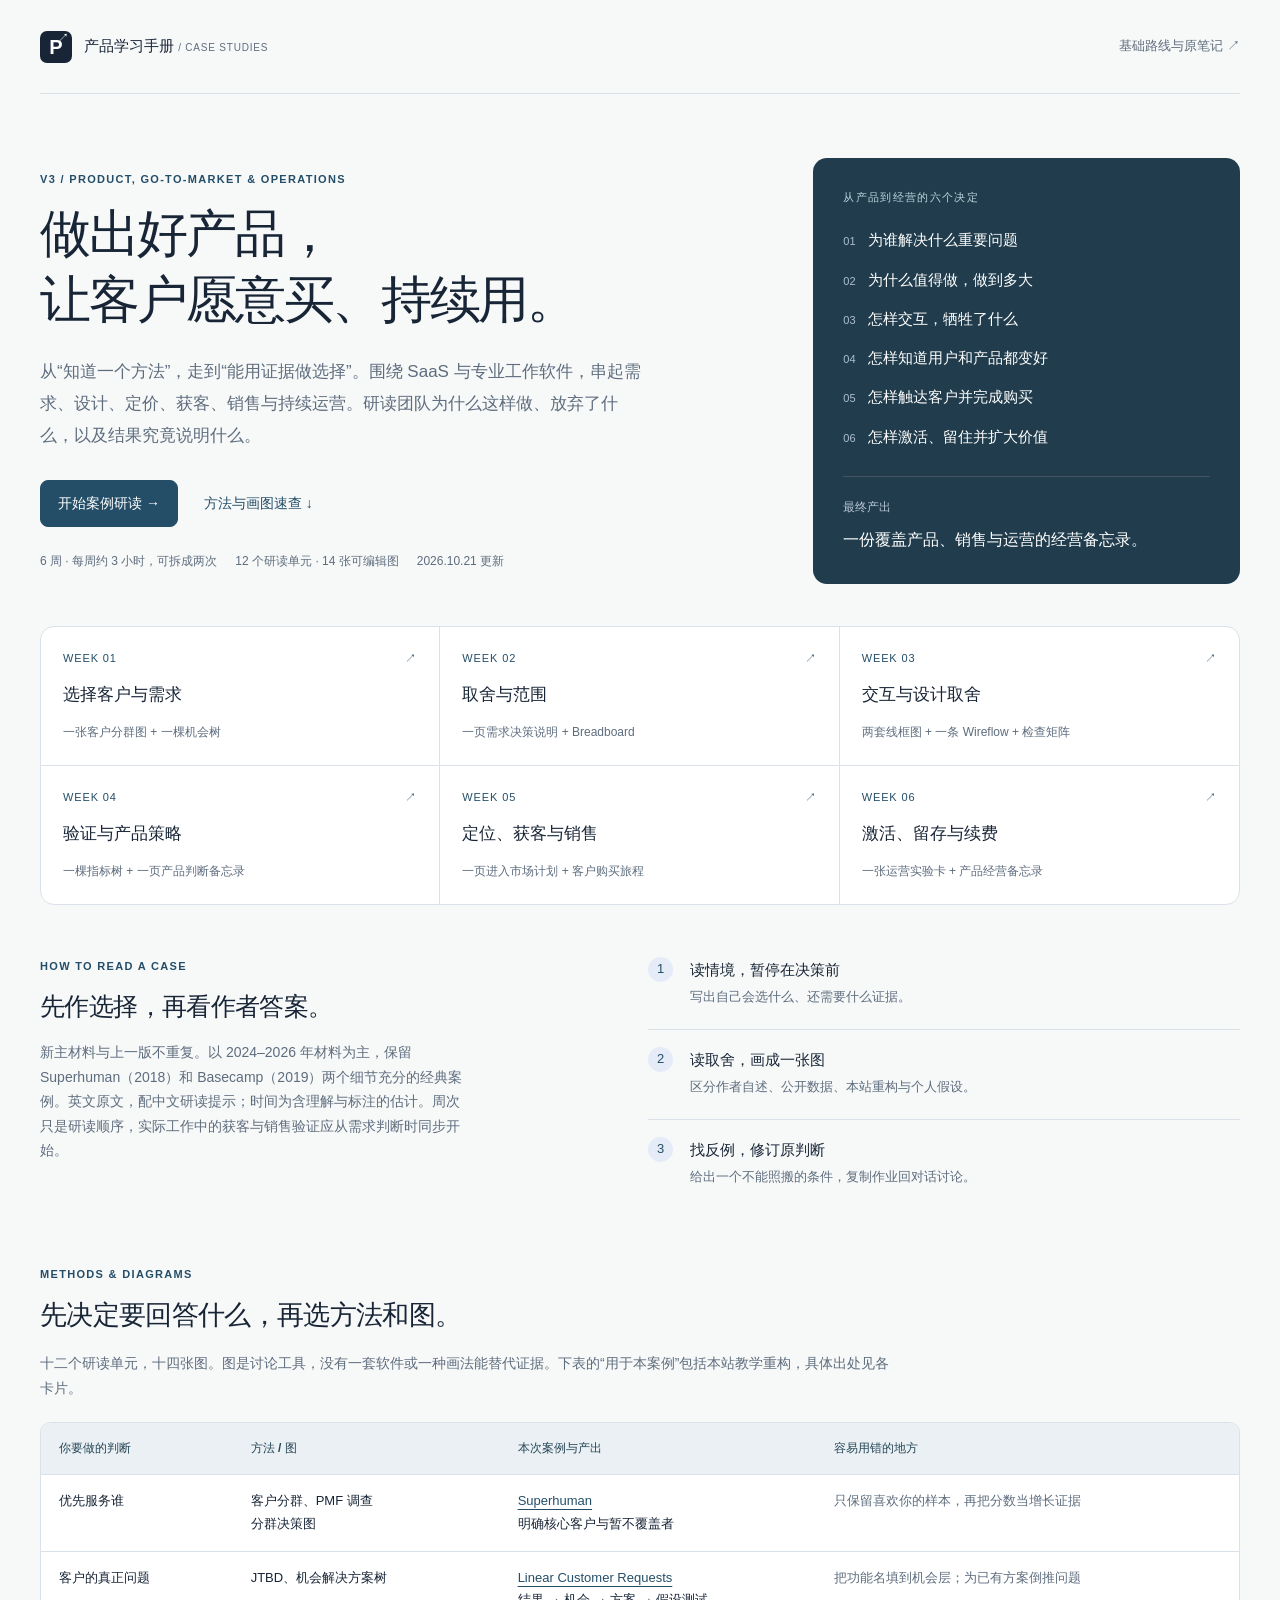
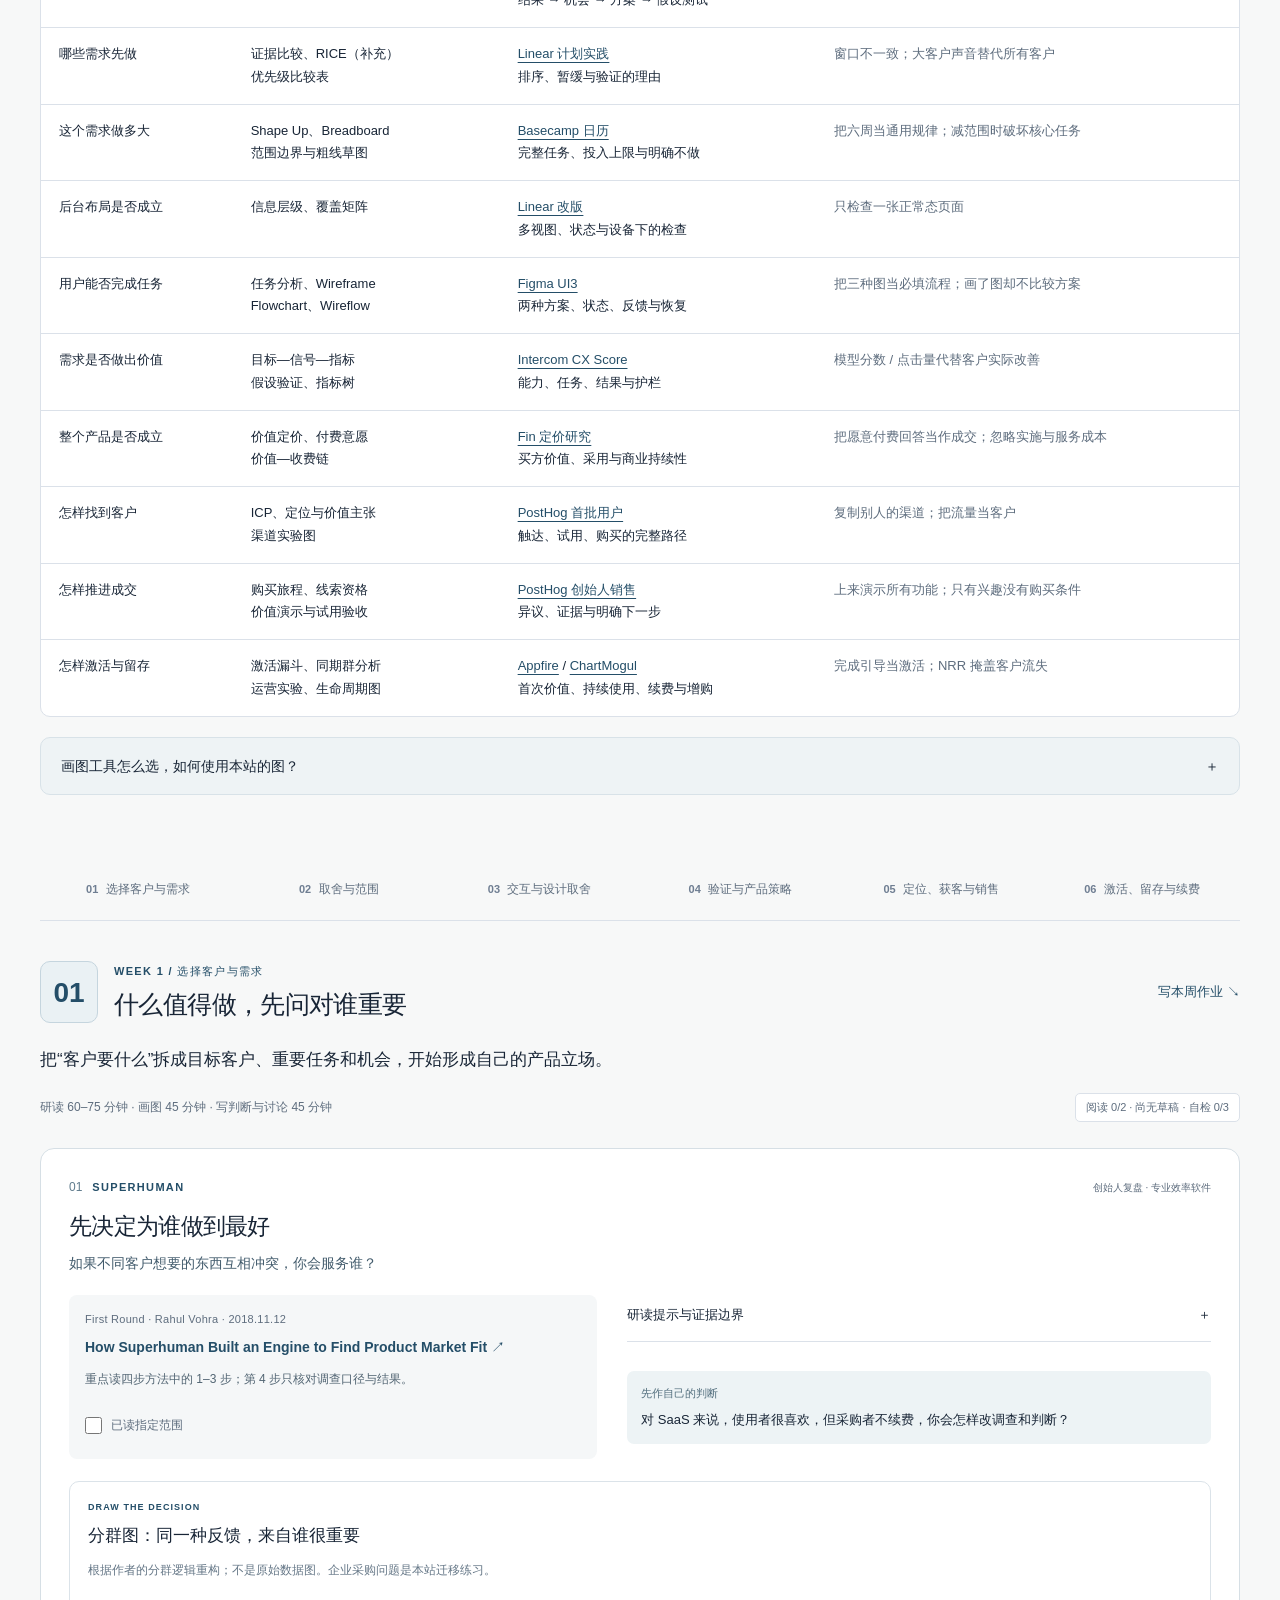
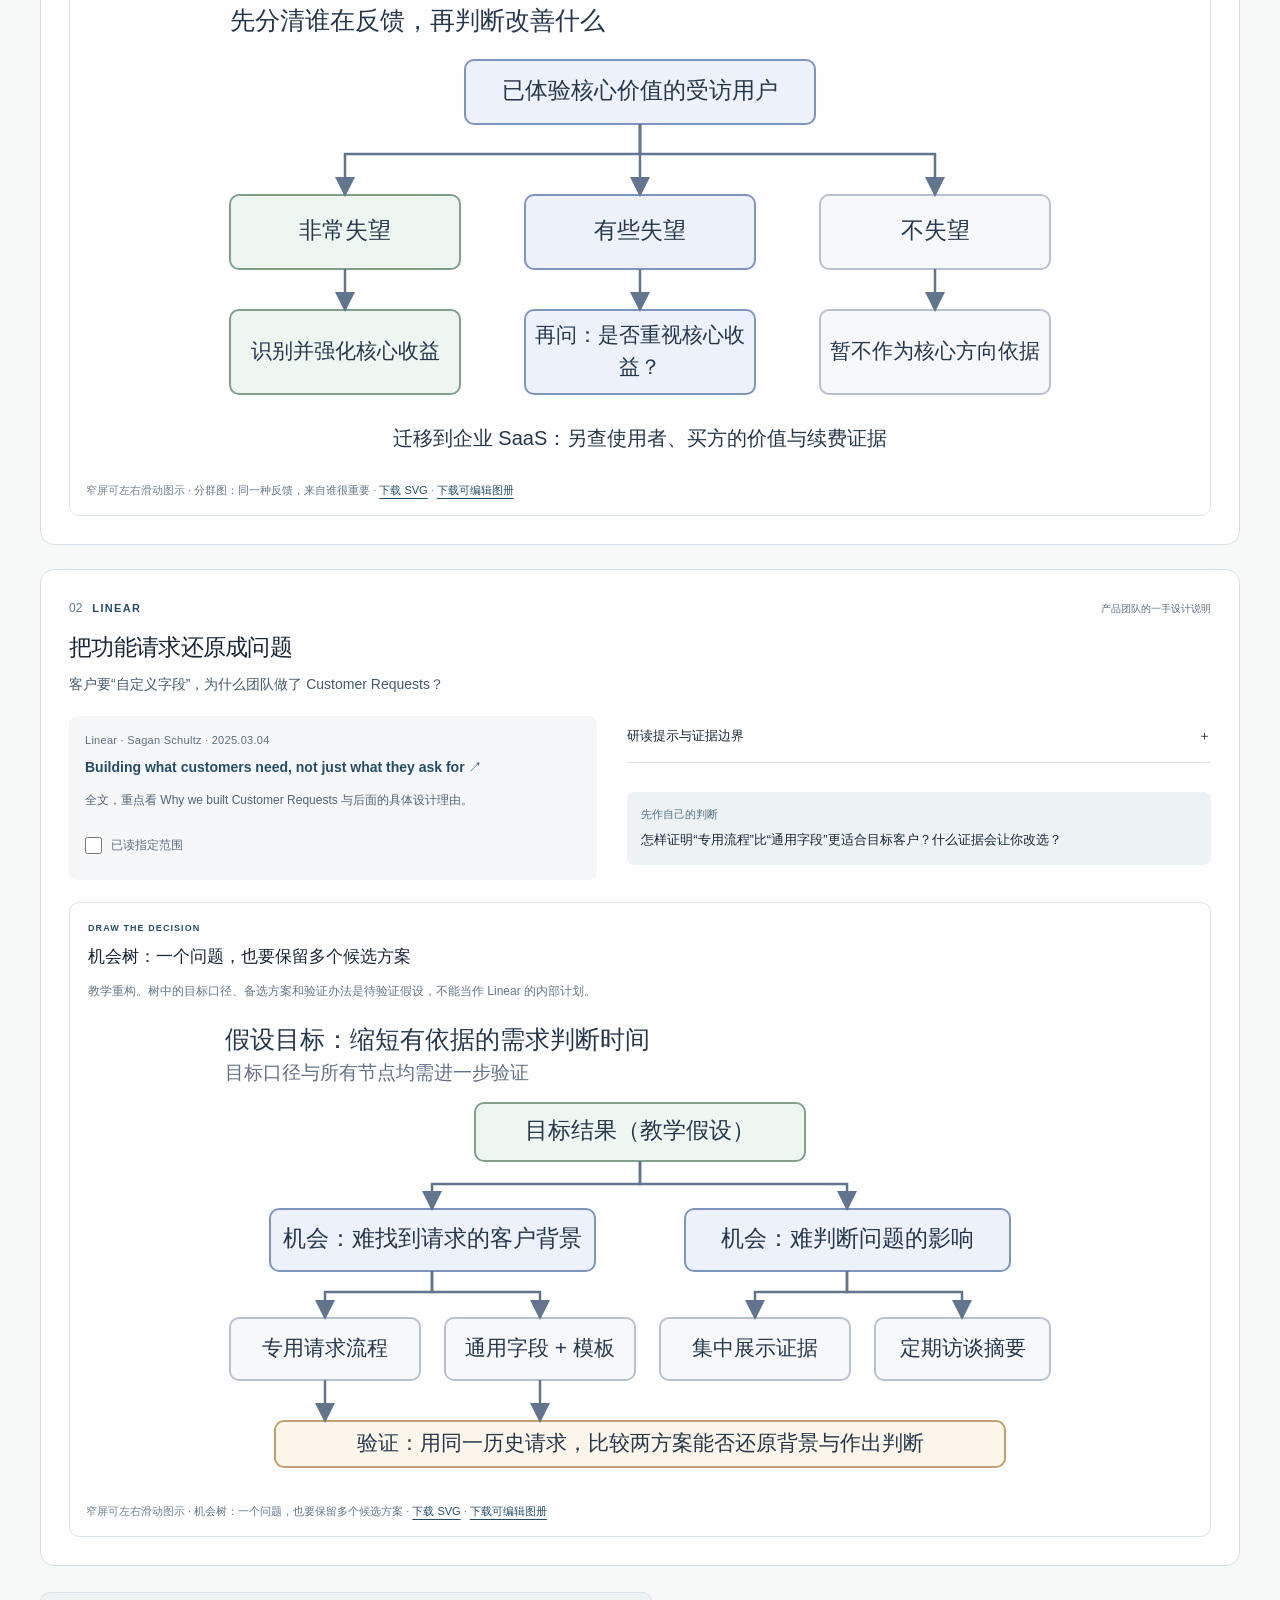
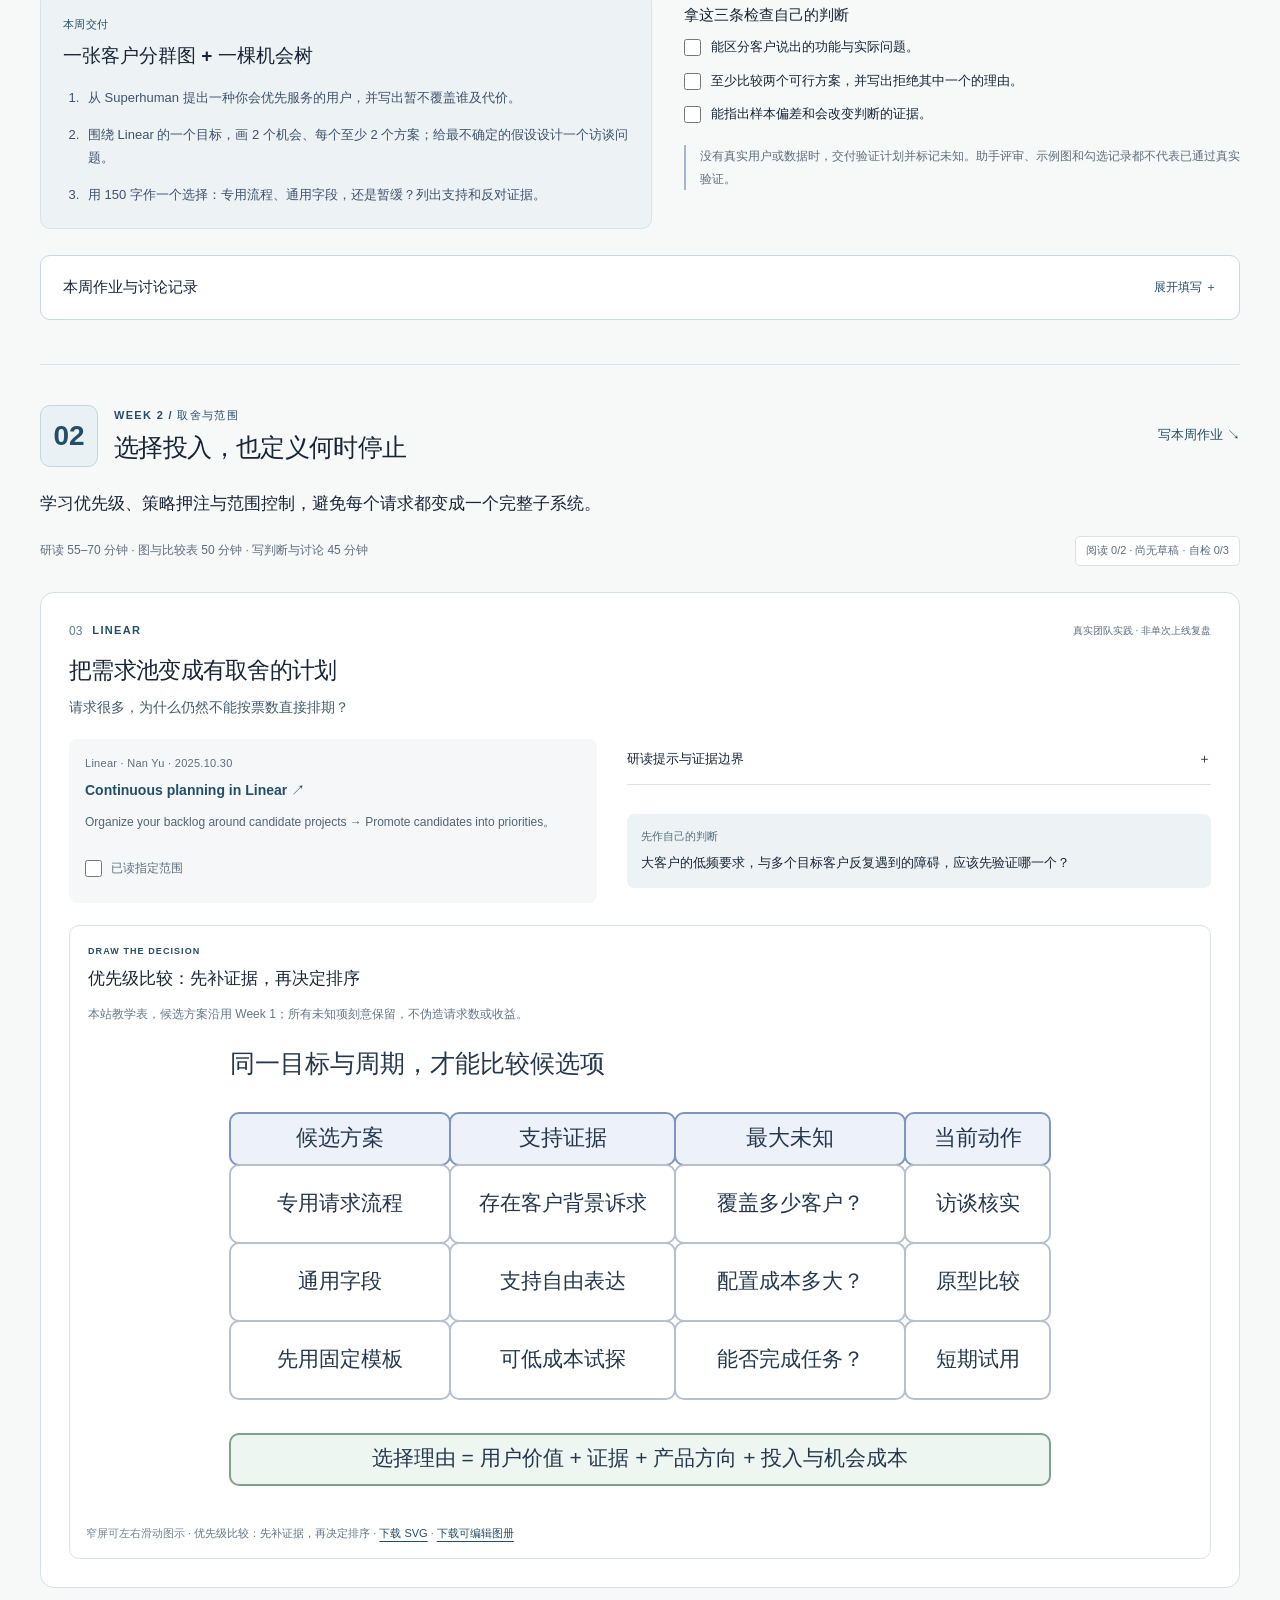
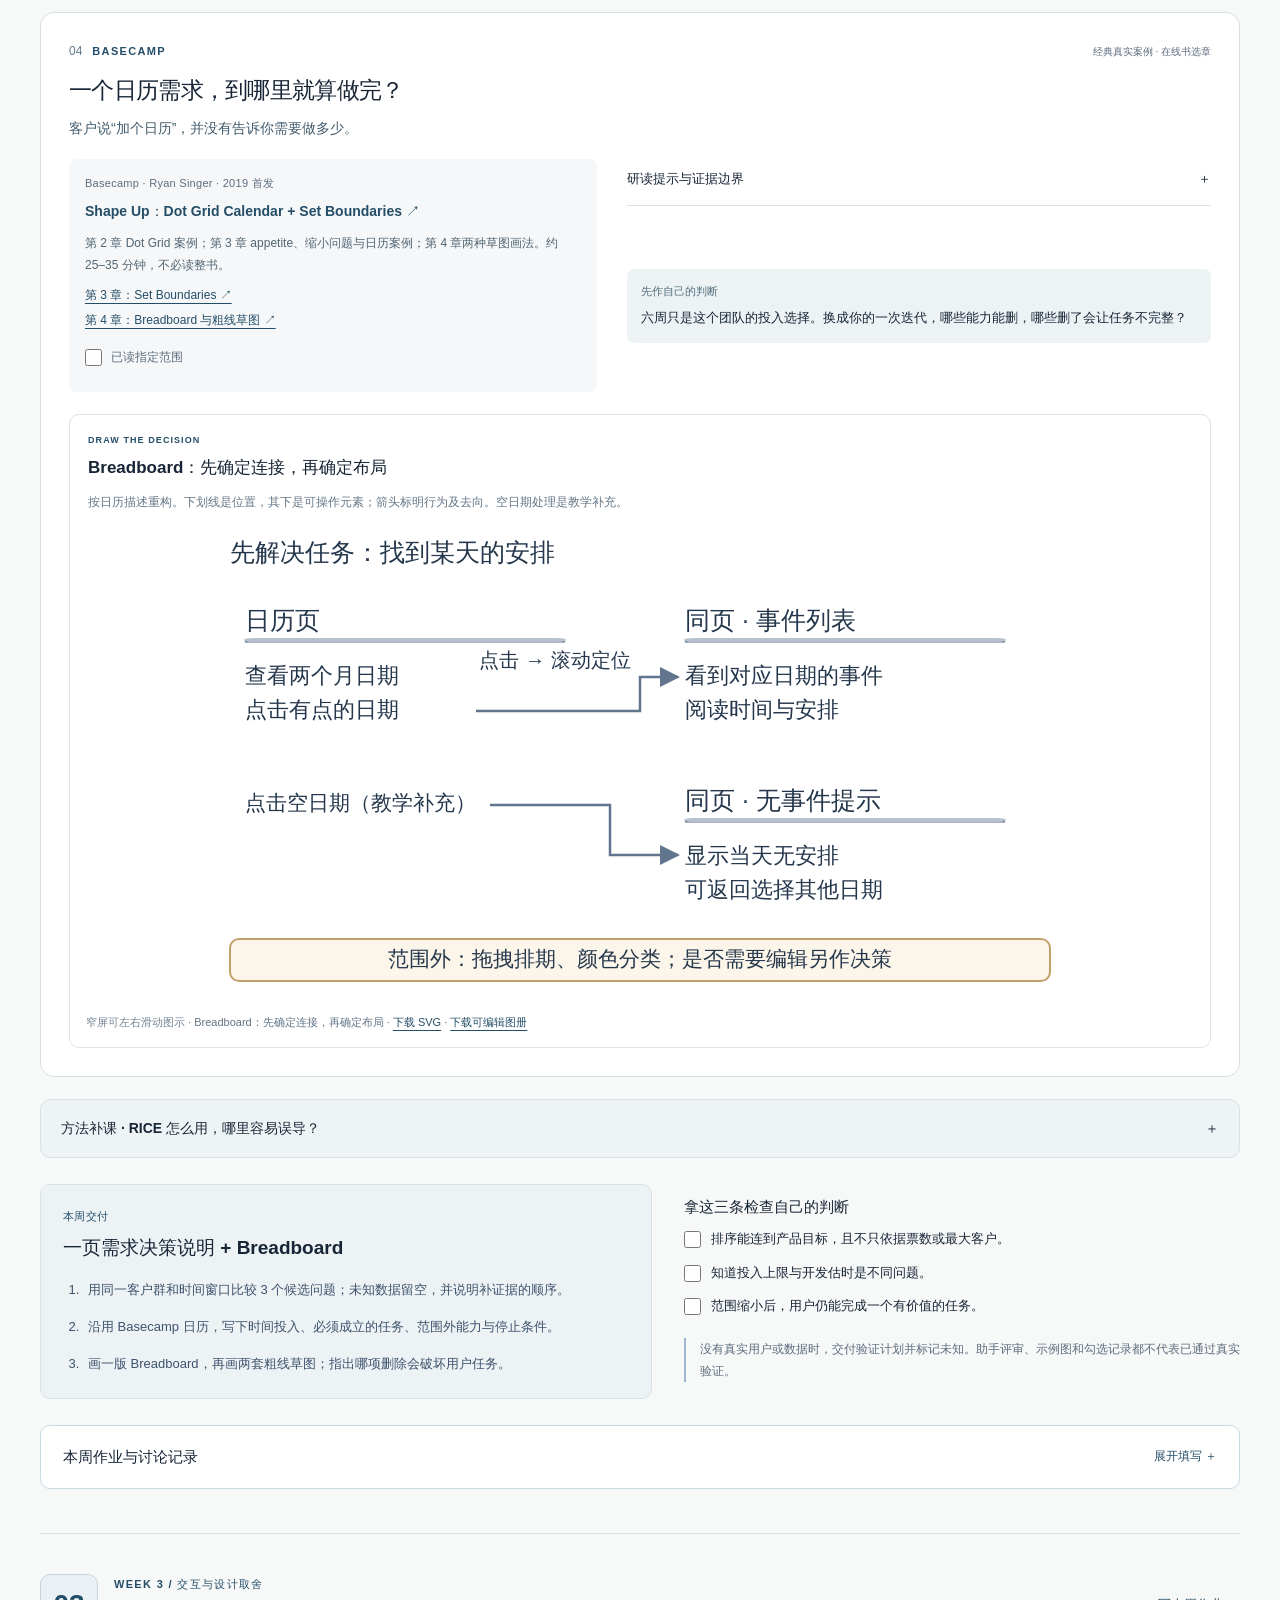
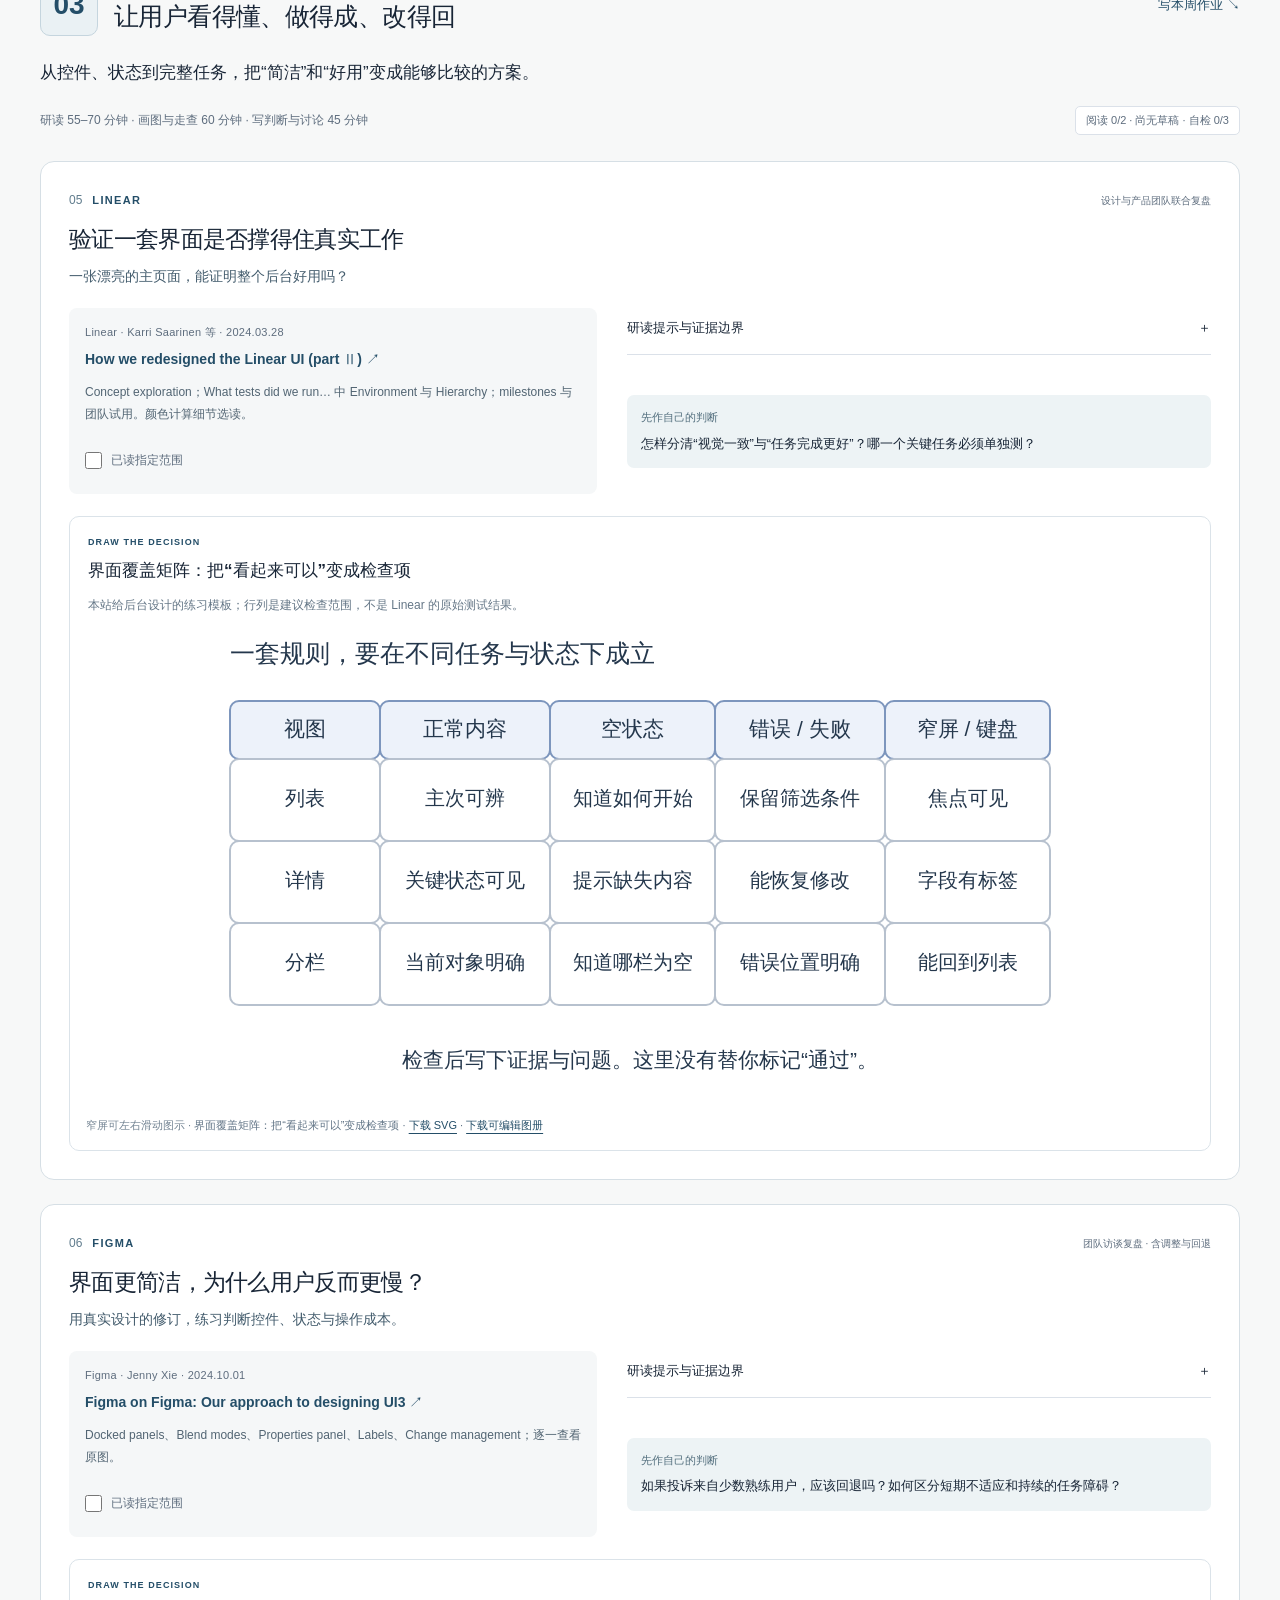
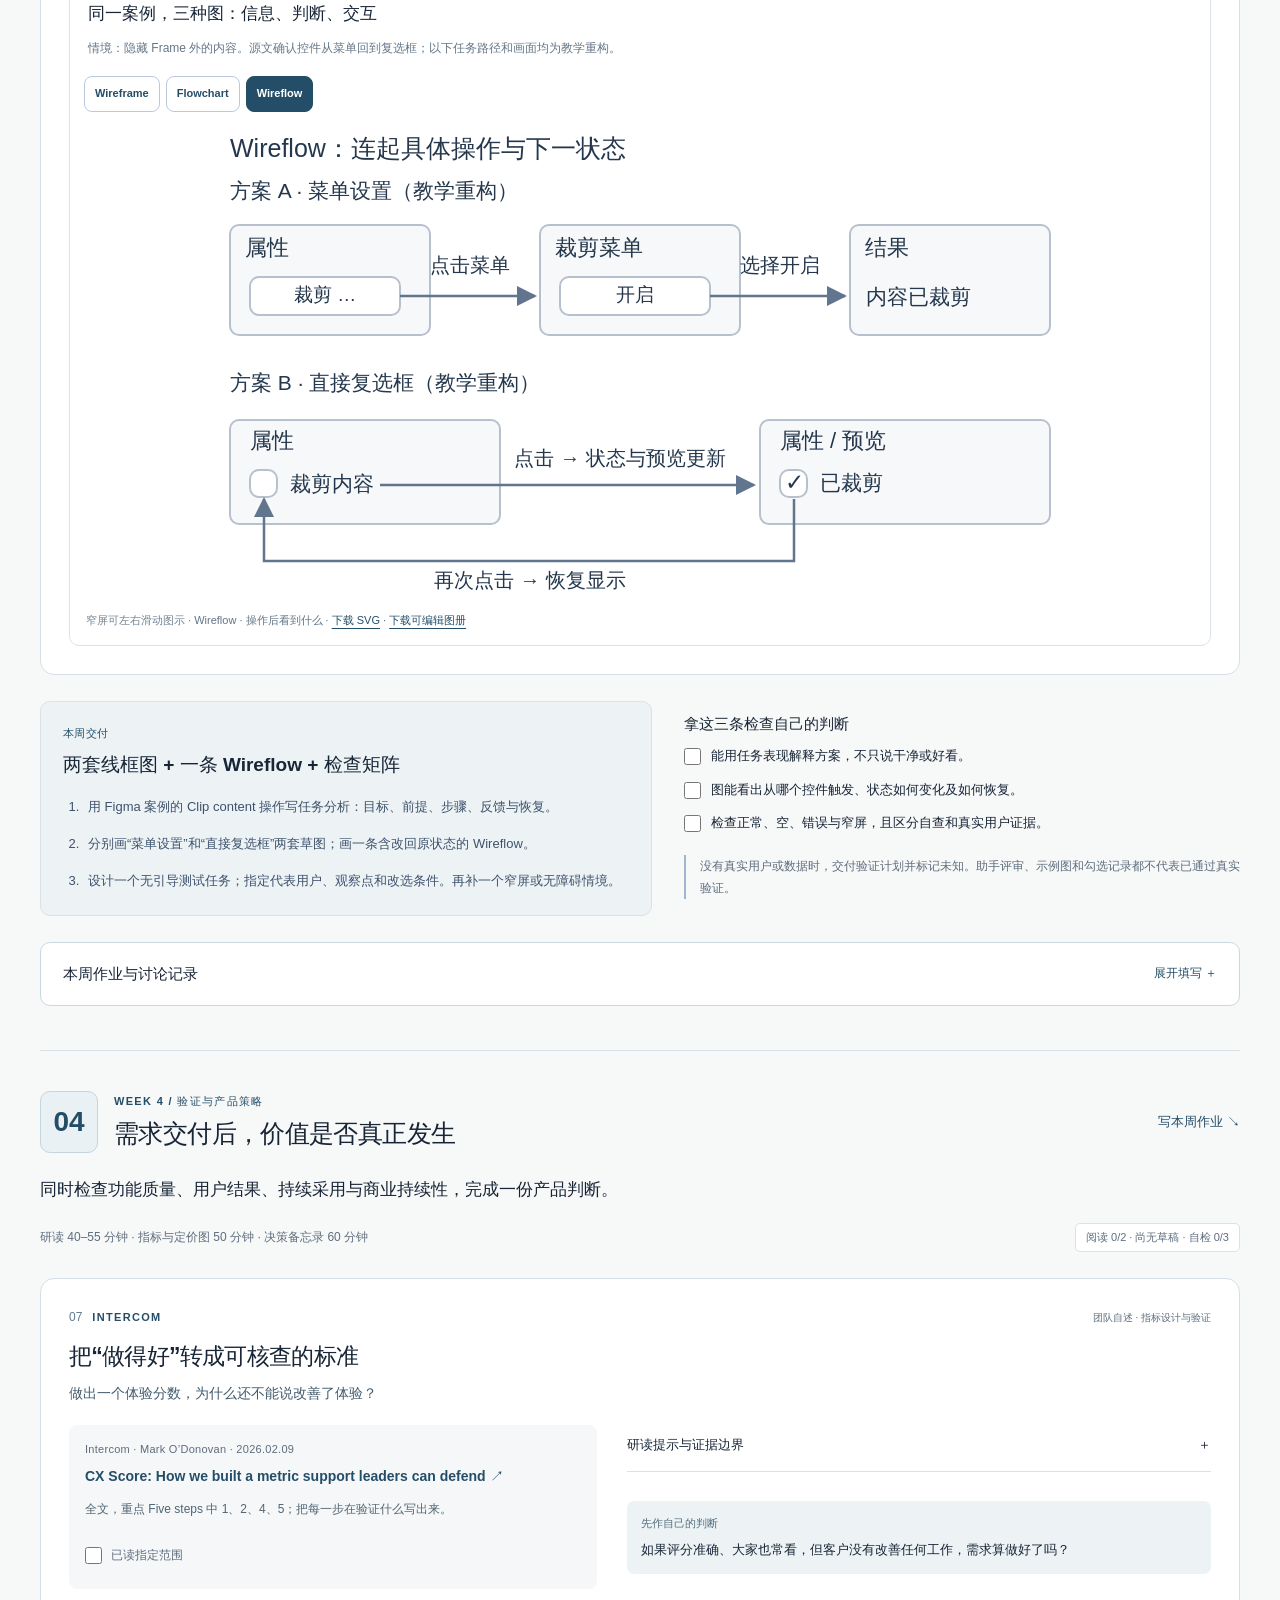
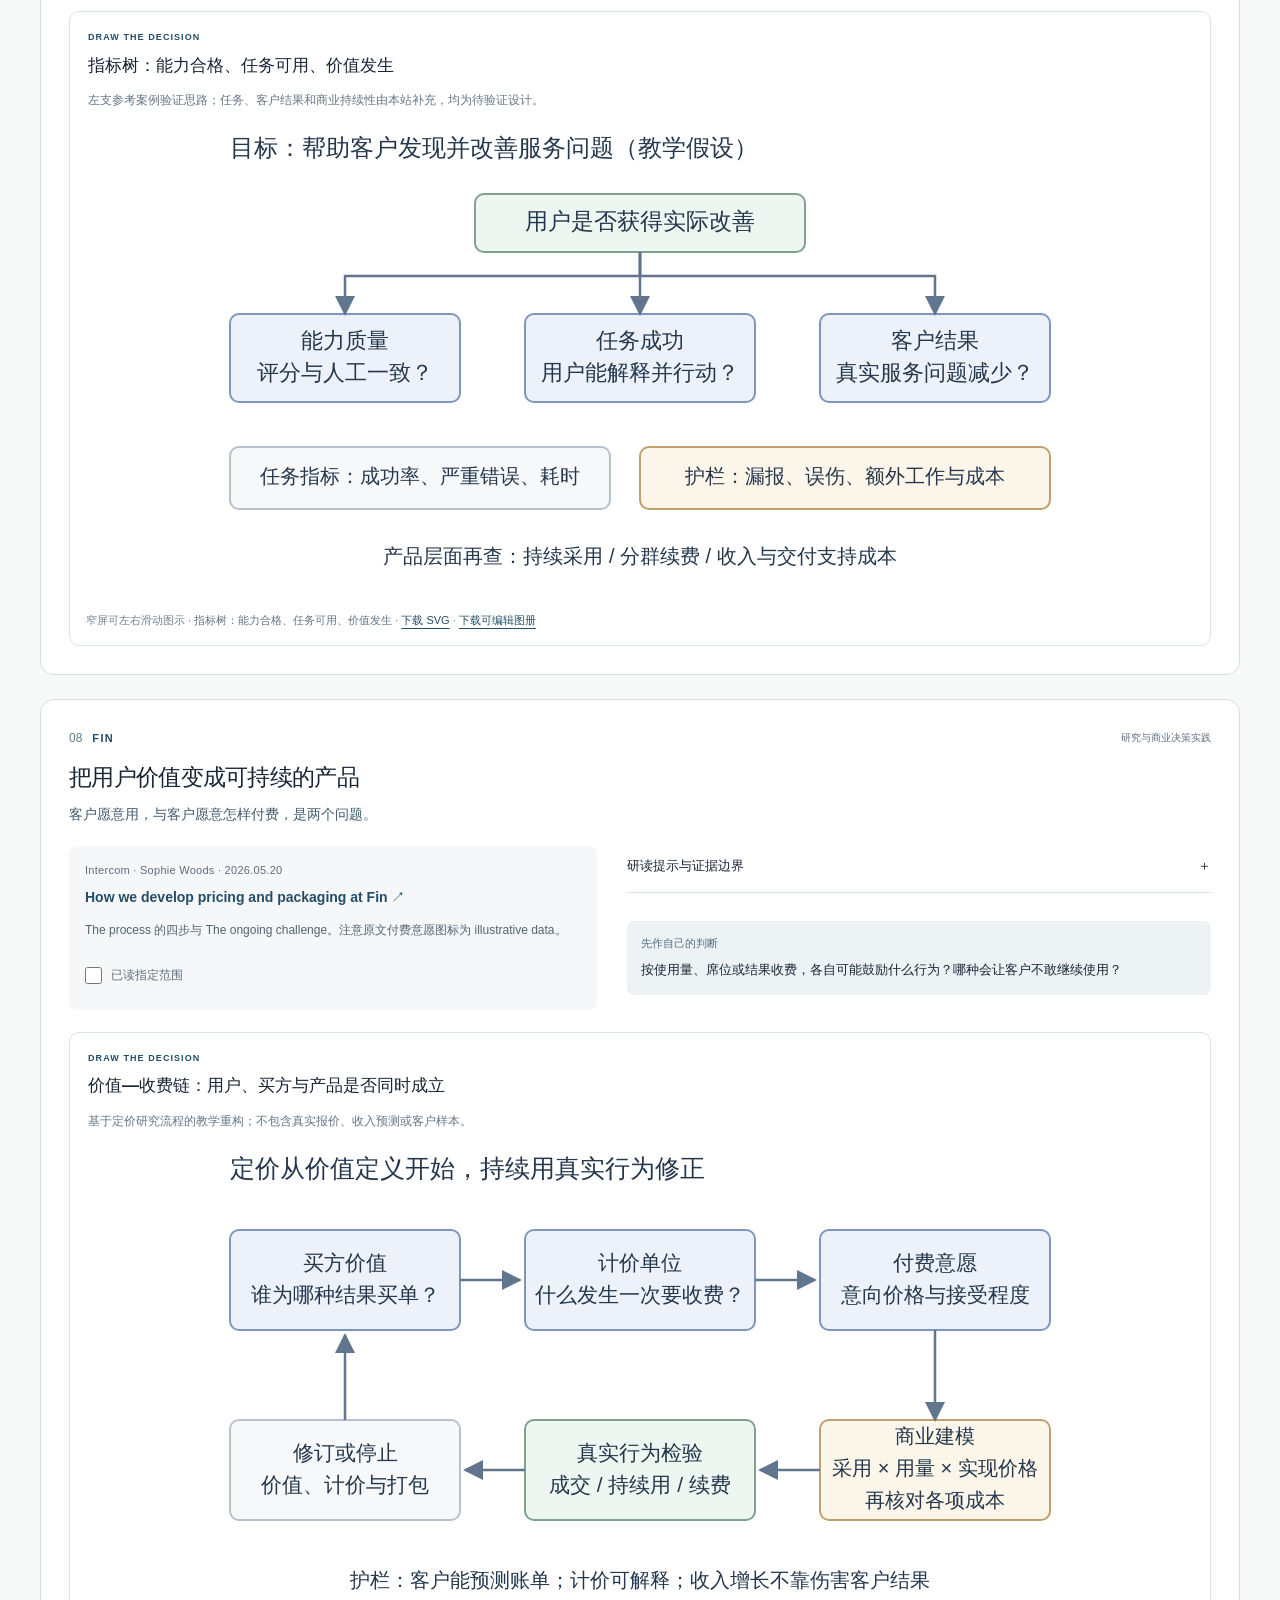
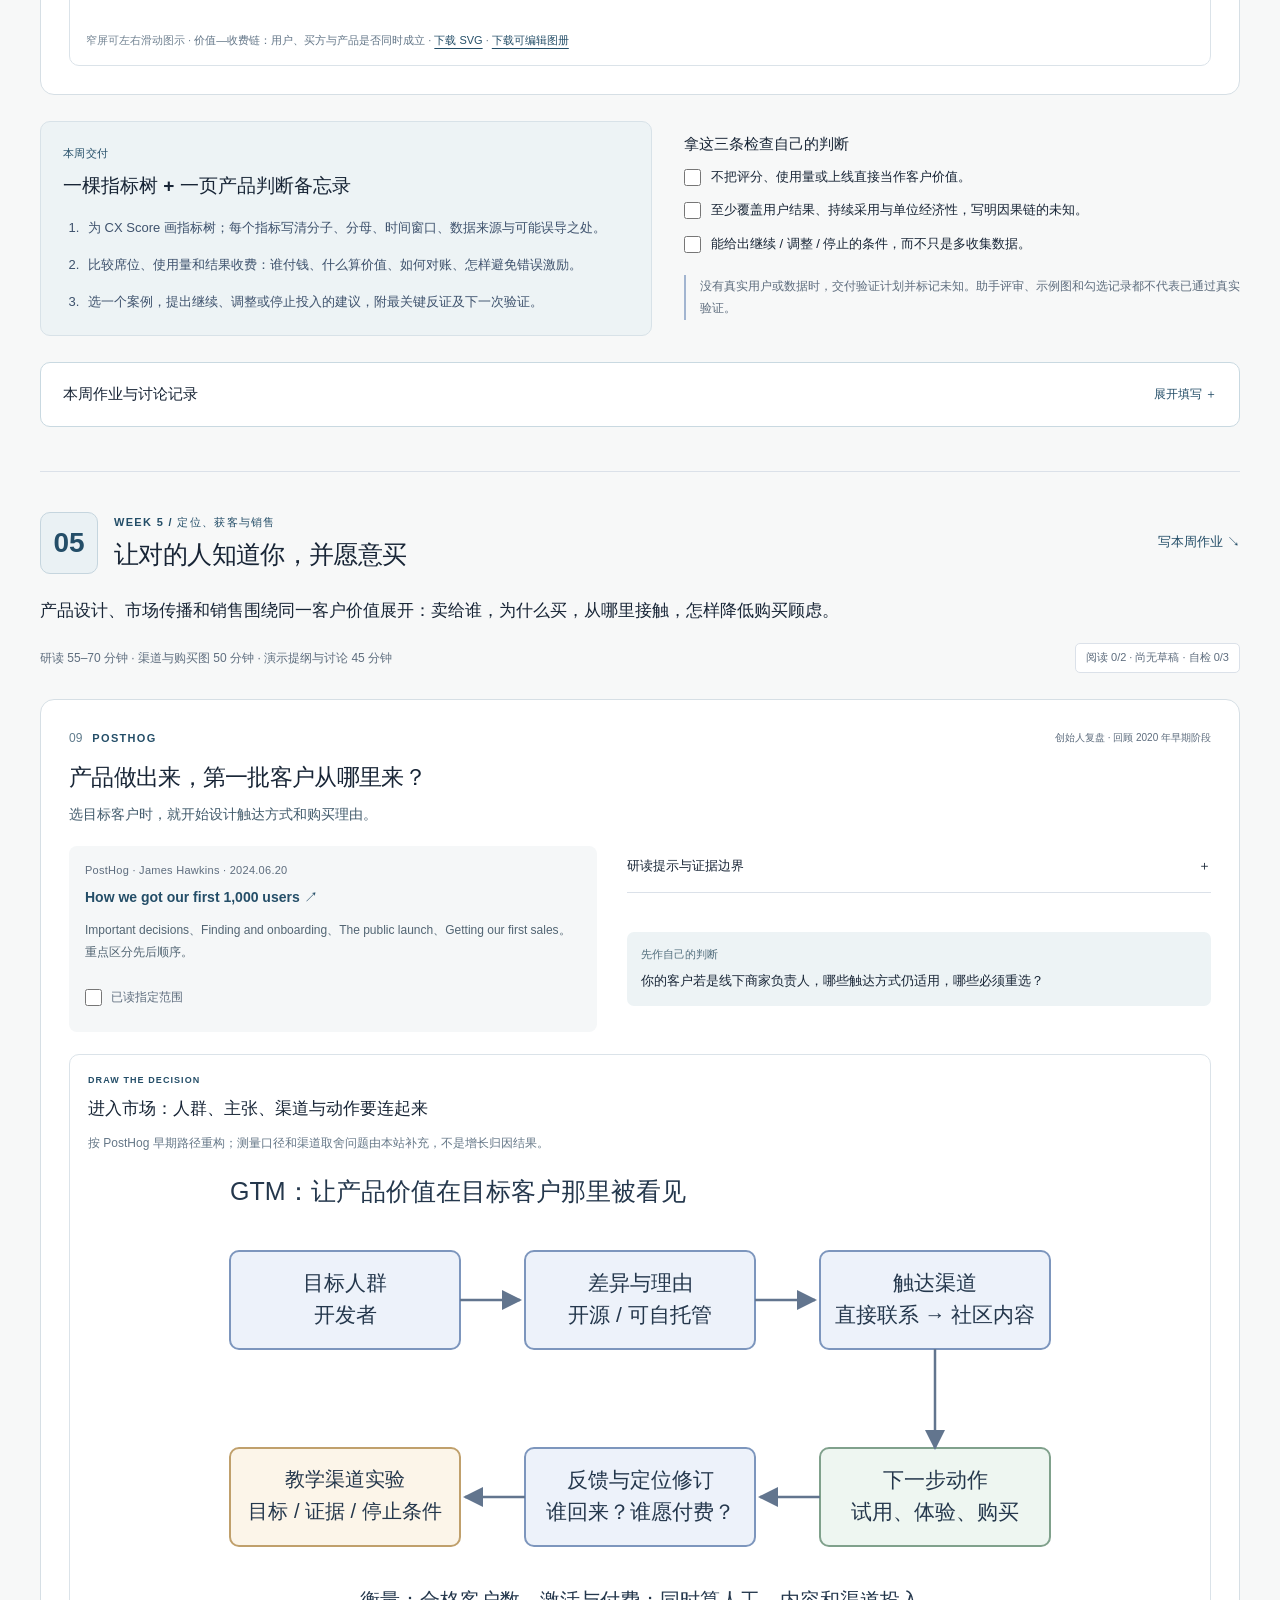
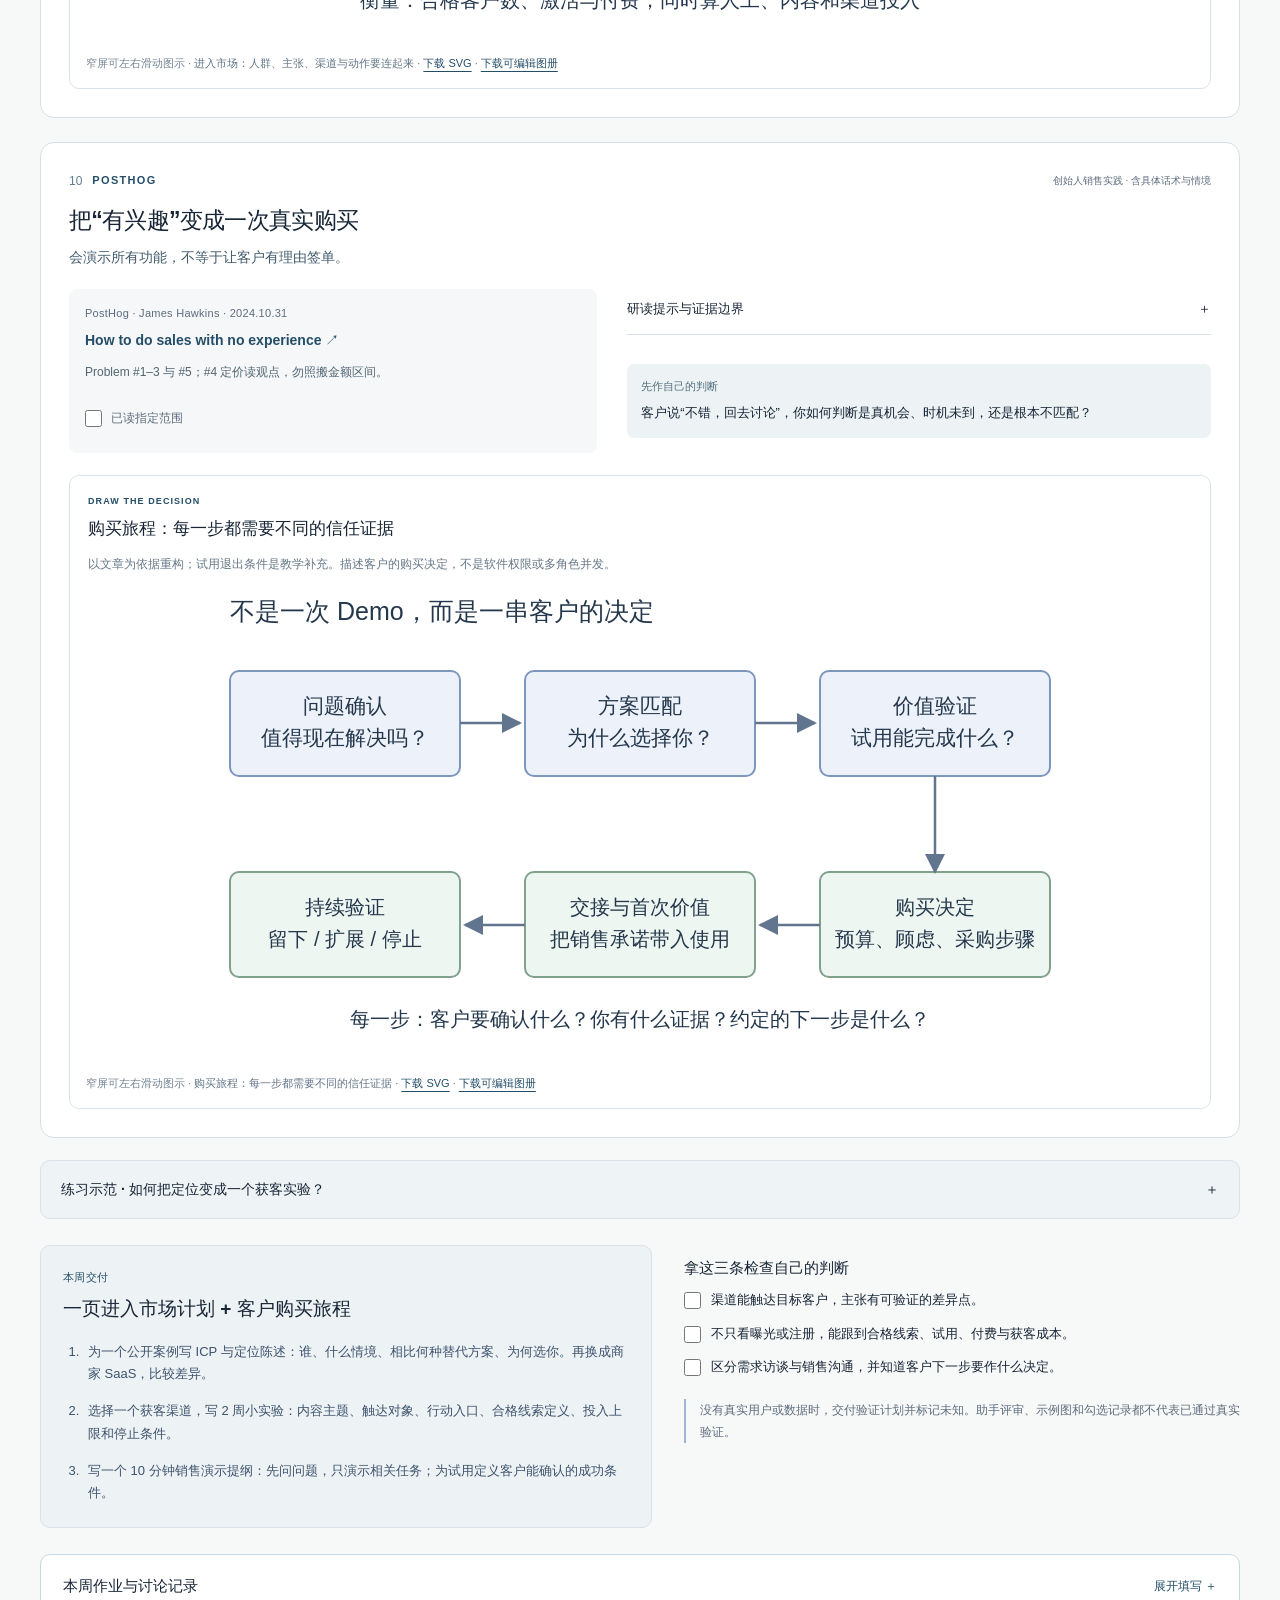
<file: index.html>
<!doctype html>
<html lang="zh-CN"><head><meta charset="utf-8"><meta name="viewport" content="width=device-width,initial-scale=1"><title>产品设计与经营 · 6 周案例研读</title><meta name="description" content="为 SaaS 实践学习产品判断：12 个真实案例与团队实践，14 张可编辑教学图，客户分群、机会树、RICE、Shape Up、Wireflow、指标验证与定价。"><meta name="legacy-anchors" content="[&quot;storage-warning&quot;, &quot;doneCount&quot;, &quot;totalCount&quot;, &quot;progressFill&quot;, &quot;progressText&quot;, &quot;b2b-guide&quot;, &quot;b2b-guide-title&quot;, &quot;week1&quot;, &quot;week1-materials&quot;, &quot;read-headspace&quot;, &quot;read-mcdonalds&quot;, &quot;read-blinkist&quot;, &quot;week1-review&quot;, &quot;week1-review-title&quot;, &quot;w1-reading-status&quot;, &quot;w1-draft-status&quot;, &quot;w1-mark-read&quot;, &quot;week1-example&quot;, &quot;w1-use-example&quot;, &quot;example-status&quot;, &quot;week1-form&quot;, &quot;headspace-help&quot;, &quot;w1-headspace&quot;, &quot;mcdonalds-help&quot;, &quot;w1-mcdonalds&quot;, &quot;blinkist-help&quot;, &quot;w1-blinkist&quot;, &quot;synthesis-help&quot;, &quot;w1-synthesis&quot;, &quot;w1-question&quot;, &quot;w1-copy&quot;, &quot;w1-export&quot;, &quot;w1-save&quot;, &quot;w1-save-status&quot;, &quot;w1-check-status&quot;, &quot;w1-copy-dialog&quot;, &quot;w1-copy-title&quot;, &quot;w1-copy-text&quot;, &quot;week2&quot;, &quot;week2-b2b&quot;, &quot;week2-b2b-title&quot;, &quot;week3&quot;, &quot;week3-b2b&quot;, &quot;week3-b2b-title&quot;, &quot;week4&quot;, &quot;week4-b2b&quot;, &quot;week4-b2b-title&quot;, &quot;week5&quot;, &quot;week5-b2b&quot;, &quot;week5-b2b-title&quot;, &quot;week6&quot;, &quot;week6-b2b&quot;, &quot;week6-b2b-title&quot;, &quot;weekly-notes&quot;, &quot;notes-week&quot;, &quot;weekly-notes-hint&quot;, &quot;b2b-note-prompt&quot;, &quot;notes&quot;, &quot;notes-export&quot;, &quot;saveStatus&quot;]"><meta name="foundation-anchors" content="[&quot;main&quot;, &quot;course-title&quot;, &quot;learning-method&quot;, &quot;method-title&quot;, &quot;storage-warning&quot;, &quot;pd-week1&quot;, &quot;title-week1&quot;, &quot;status-week1&quot;, &quot;w1-r-api&quot;, &quot;w1-r-interviews&quot;, &quot;w1-r-ost&quot;, &quot;w1-c1&quot;, &quot;w1-c2&quot;, &quot;w1-c3&quot;, &quot;work-week1&quot;, &quot;w1-evidence&quot;, &quot;w1-priority&quot;, &quot;w1-research&quot;, &quot;w1-revision&quot;, &quot;save-week1&quot;, &quot;pd-week2&quot;, &quot;title-week2&quot;, &quot;status-week2&quot;, &quot;w2-r-task&quot;, &quot;w2-r-wire&quot;, &quot;w2-c1&quot;, &quot;w2-c2&quot;, &quot;w2-c3&quot;, &quot;work-week2&quot;, &quot;w2-task&quot;, &quot;w2-options&quot;, &quot;w2-flow&quot;, &quot;w2-revision&quot;, &quot;save-week2&quot;, &quot;pd-week3&quot;, &quot;title-week3&quot;, &quot;status-week3&quot;, &quot;w3-r-usability&quot;, &quot;w3-r-outcomes&quot;, &quot;w3-c1&quot;, &quot;w3-c2&quot;, &quot;w3-c3&quot;, &quot;work-week3&quot;, &quot;w3-test&quot;, &quot;w3-metric&quot;, &quot;w3-evidence&quot;, &quot;w3-revision&quot;, &quot;save-week3&quot;, &quot;pd-week4&quot;, &quot;title-week4&quot;, &quot;status-week4&quot;, &quot;w4-r-svpg&quot;, &quot;w4-r-api&quot;, &quot;w4-r-outcomes&quot;, &quot;w4-c1&quot;, &quot;w4-c2&quot;, &quot;w4-c3&quot;, &quot;work-week4&quot;, &quot;w4-value&quot;, &quot;w4-outcomes&quot;, &quot;w4-health&quot;, &quot;w4-revision&quot;, &quot;save-week4&quot;, &quot;course-review&quot;, &quot;export-all&quot;, &quot;copy-dialog&quot;, &quot;copy-title&quot;, &quot;copy-content&quot;]"><link rel="stylesheet" href="product-design.css?v=20261019"><link rel="stylesheet" href="case-study.css?v=20261021"><script src="case-study.js?v=20261021" defer></script></head>
<body><a class="skip-link" href="#main">跳到学习内容</a><header class="site-header"><a class="brand" href="index.html"><span class="brand-mark" aria-hidden="true">P<span>↗</span></span><span>产品学习手册 <small> / CASE STUDIES</small></span></a><a class="archive-link" href="product-design-foundations.html">基础路线与原笔记 ↗</a></header>
<main id="main"><section class="hero" aria-labelledby="course-title"><div><p class="eyebrow">V3 / PRODUCT, GO-TO-MARKET & OPERATIONS</p><h1 id="course-title">做出好产品，<br>让客户愿意买、持续用。</h1><p class="hero-description">从“知道一个方法”，走到“能用证据做选择”。围绕 SaaS 与专业工作软件，串起需求、设计、定价、获客、销售与持续运营。研读团队为什么这样做、放弃了什么，以及结果究竟说明什么。</p><div class="hero-actions"><a class="button" href="#case-week1">开始案例研读 →</a><a class="text-link" href="#method-atlas">方法与画图速查 ↓</a></div><div class="hero-meta"><span>6 周 · 每周约 3 小时，可拆成两次</span><span>12 个研读单元 · 14 张可编辑图</span><span>2026.10.21 更新</span></div></div><aside class="finish-card"><p class="eyebrow">从产品到经营的六个决定</p><ol><li>为谁解决什么重要问题</li><li>为什么值得做，做到多大</li><li>怎样交互，牺牲了什么</li><li>怎样知道用户和产品都变好</li><li>怎样触达客户并完成购买</li><li>怎样激活、留住并扩大价值</li></ol><p>最终产出<strong>一份覆盖产品、销售与运营的经营备忘录。</strong></p></aside></section>
<nav class="route-map" aria-label="六周进阶路线"><a href="#case-week1" class="route-item"><span class="route-top"><span>WEEK 01</span><span>↗</span></span><strong>选择客户与需求</strong><span class="route-description">一张客户分群图 + 一棵机会树</span></a><a href="#case-week2" class="route-item"><span class="route-top"><span>WEEK 02</span><span>↗</span></span><strong>取舍与范围</strong><span class="route-description">一页需求决策说明 + Breadboard</span></a><a href="#case-week3" class="route-item"><span class="route-top"><span>WEEK 03</span><span>↗</span></span><strong>交互与设计取舍</strong><span class="route-description">两套线框图 + 一条 Wireflow + 检查矩阵</span></a><a href="#case-week4" class="route-item"><span class="route-top"><span>WEEK 04</span><span>↗</span></span><strong>验证与产品策略</strong><span class="route-description">一棵指标树 + 一页产品判断备忘录</span></a><a href="#case-week5" class="route-item"><span class="route-top"><span>WEEK 05</span><span>↗</span></span><strong>定位、获客与销售</strong><span class="route-description">一页进入市场计划 + 客户购买旅程</span></a><a href="#case-week6" class="route-item"><span class="route-top"><span>WEEK 06</span><span>↗</span></span><strong>激活、留存与续费</strong><span class="route-description">一张运营实验卡 + 产品经营备忘录</span></a></nav><section class="learning-method" id="case-method"><div><p class="eyebrow">HOW TO READ A CASE</p><h2>先作选择，再看作者答案。</h2><p class="muted">新主材料与上一版不重复。以 2024–2026 年材料为主，保留 Superhuman（2018）和 Basecamp（2019）两个细节充分的经典案例。英文原文，配中文研读提示；时间为含理解与标注的估计。周次只是研读顺序，实际工作中的获客与销售验证应从需求判断时同步开始。</p></div><ol class="method-steps"><li><strong>读情境，暂停在决策前</strong><span>写出自己会选什么、还需要什么证据。</span></li><li><strong>读取舍，画成一张图</strong><span>区分作者自述、公开数据、本站重构与个人假设。</span></li><li><strong>找反例，修订原判断</strong><span>给出一个不能照搬的条件，复制作业回对话讨论。</span></li></ol></section><section class="toolbox" id="method-atlas"><p class="eyebrow">METHODS & DIAGRAMS</p><h2>先决定要回答什么，再选方法和图。</h2><p class="muted">十二个研读单元，十四张图。图是讨论工具，没有一套软件或一种画法能替代证据。下表的“用于本案例”包括本站教学重构，具体出处见各卡片。</p>
<div class="table-scroll" tabindex="0" role="region" aria-label="方法与画图选择表"><table><thead><tr><th>你要做的判断</th><th>方法 / 图</th><th>本次案例与产出</th><th>容易用错的地方</th></tr></thead><tbody>
<tr><td>优先服务谁</td><td>客户分群、PMF 调查<br>分群决策图</td><td><a href="#case-superhuman">Superhuman</a><br>明确核心客户与暂不覆盖者</td><td>只保留喜欢你的样本，再把分数当增长证据</td></tr>
<tr><td>客户的真正问题</td><td>JTBD、机会解决方案树</td><td><a href="#case-requests">Linear Customer Requests</a><br>结果 → 机会 → 方案 → 假设测试</td><td>把功能名填到机会层；为已有方案倒推问题</td></tr>
<tr><td>哪些需求先做</td><td>证据比较、RICE（补充）<br>优先级比较表</td><td><a href="#case-planning">Linear 计划实践</a><br>排序、暂缓与验证的理由</td><td>窗口不一致；大客户声音替代所有客户</td></tr>
<tr><td>这个需求做多大</td><td>Shape Up、Breadboard<br>范围边界与粗线草图</td><td><a href="#case-basecamp">Basecamp 日历</a><br>完整任务、投入上限与明确不做</td><td>把六周当通用规律；减范围时破坏核心任务</td></tr>
<tr><td>后台布局是否成立</td><td>信息层级、覆盖矩阵</td><td><a href="#case-linear-ui">Linear 改版</a><br>多视图、状态与设备下的检查</td><td>只检查一张正常态页面</td></tr>
<tr><td>用户能否完成任务</td><td>任务分析、Wireframe<br>Flowchart、Wireflow</td><td><a href="#case-figma">Figma UI3</a><br>两种方案、状态、反馈与恢复</td><td>把三种图当必填流程；画了图却不比较方案</td></tr>
<tr><td>需求是否做出价值</td><td>目标—信号—指标<br>假设验证、指标树</td><td><a href="#case-cx">Intercom CX Score</a><br>能力、任务、结果与护栏</td><td>模型分数 / 点击量代替客户实际改善</td></tr>
<tr><td>整个产品是否成立</td><td>价值定价、付费意愿<br>价值—收费链</td><td><a href="#case-pricing">Fin 定价研究</a><br>买方价值、采用与商业持续性</td><td>把愿意付费回答当作成交；忽略实施与服务成本</td></tr>
<tr><td>怎样找到客户</td><td>ICP、定位与价值主张<br>渠道实验图</td><td><a href="#case-posthog-acquisition">PostHog 首批用户</a><br>触达、试用、购买的完整路径</td><td>复制别人的渠道；把流量当客户</td></tr>
<tr><td>怎样推进成交</td><td>购买旅程、线索资格<br>价值演示与试用验收</td><td><a href="#case-posthog-sales">PostHog 创始人销售</a><br>异议、证据与明确下一步</td><td>上来演示所有功能；只有兴趣没有购买条件</td></tr>
<tr><td>怎样激活与留存</td><td>激活漏斗、同期群分析<br>运营实验、生命周期图</td><td><a href="#case-appfire">Appfire</a> / <a href="#case-chartmogul">ChartMogul</a><br>首次价值、持续使用、续费与增购</td><td>完成引导当激活；NRR 掩盖客户流失</td></tr></tbody></table></div>
<details class="case-guide"><summary>画图工具怎么选，如何使用本站的图？<span>＋</span></summary><div><p><strong>先用纸笔也完全可以。</strong>需要共享或修改本站图时，可下载整册 <a href="diagrams/product-case-methods.drawio" download>可编辑 .drawio 文件</a>，在 <a href="https://app.diagrams.net/" target="_blank" rel="noopener noreferrer">diagrams.net ↗</a> 中打开，每页一个示范。各图也可单独下载 SVG。</p><p>整理机会、问题和范围，可用 <a href="https://www.figma.com/figjam/" target="_blank" rel="noopener noreferrer">FigJam ↗</a> 或 diagrams.net；需要精细布局和可点击原型时，再用 <a href="https://www.figma.com/design/" target="_blank" rel="noopener noreferrer">Figma Design ↗</a>。工具本身不是本轮作业。</p><p><strong>常见画法：</strong>流程图用起止形状、矩形动作、菱形条件和带标签箭头；Wireframe 画一个界面的信息层级；Wireflow 从具体操作连到下一个界面或状态；Breadboard 只确定位置、动作和连接。任务分析回答用户为达到目标必须做什么，不等于页面跳转图。</p><p class="muted">本站图均为可编辑的教学示范，不是源团队内部设计稿。优先看原文截图，再比较本站重构遗漏了什么。已有 NN/g 方法文保留在 <a href="product-design-foundations.html#pd-week2">基础路线</a>，不重复列为本轮必读。</p></div></details></section><nav class="week-nav" aria-label="跳到本周"><a href="#case-week1"><span>01</span> 选择客户与需求</a><a href="#case-week2"><span>02</span> 取舍与范围</a><a href="#case-week3"><span>03</span> 交互与设计取舍</a><a href="#case-week4"><span>04</span> 验证与产品策略</a><a href="#case-week5"><span>05</span> 定位、获客与销售</a><a href="#case-week6"><span>06</span> 激活、留存与续费</a></nav><div id="case-storage-warning" class="storage-warning" role="alert" hidden></div><noscript><p class="storage-warning">阅读和图示无需脚本。自动保存、切换图示、复制及导出需要启用 JavaScript；未启用时请自行保存笔记。</p></noscript><section class="week-section" id="case-week1" data-week="1" aria-labelledby="case-title1"><header class="week-header"><div class="week-heading"><span class="big-number">01</span><div><p class="eyebrow">WEEK 1 / 选择客户与需求</p><h2 id="case-title1">什么值得做，先问对谁重要</h2></div></div><a class="text-link" data-open-work="1" href="#case-work1">写本周作业 ↘</a></header><p class="week-question">把“客户要什么”拆成目标客户、重要任务和机会，开始形成自己的产品立场。</p><div class="week-meta"><span>研读 60–75 分钟 · 画图 45 分钟 · 写判断与讨论 45 分钟</span><span id="status-week1" class="week-status">阅读 0/2 · 尚无草稿 · 自检 0/3</span></div><div class="case-grid"><article class="case-card reading" id="case-superhuman">
    <div class="case-heading"><span class="case-no">01</span><span class="eyebrow">SUPERHUMAN</span><span class="case-kind">创始人复盘 · 专业效率软件</span></div>
    <h3>先决定为谁做到最好</h3><p class="case-lead">如果不同客户想要的东西互相冲突，你会服务谁？</p>
    <div class="source-block"><span class="source-meta">First Round · Rahul Vohra · 2018.11.12</span><h4><a href="https://review.firstround.com/how-superhuman-built-an-engine-to-find-product-market-fit/" target="_blank" rel="noopener noreferrer">How Superhuman Built an Engine to Find Product Market Fit ↗</a></h4><p class="scope">重点读四步方法中的 1–3 步；第 4 步只核对调查口径与结果。</p><div class="extra-links"></div><label class="read-toggle"><input type="checkbox" data-read="superhuman">已读指定范围</label></div>
    <details class="case-notes"><summary>研读提示与证据边界 <span aria-hidden="true">＋</span></summary><div>
    <p><strong>团队实际做了什么</strong><br>团队按用户失去产品后的感受分群，再识别核心收益与阻碍。路线图同时投入已有优势和目标用户的障碍。</p><ul><li>对照原文的分群图：谁被纳入，谁被暂时排除？</li><li>找出一项团队原本不重视、访谈后提高优先级的需求。</li></ul>
    <p class="method-origin"><strong>方法的出处</strong><br>原团队：PMF 调查、HXC 高期望客户、成本—影响比较。本站：将选择过程整理成分群决策图。</p><p class="evidence-limit"><strong>证据到这里为止</strong><br>经典案例用于学分群。调查比例会随样本改变；40% 不是所有产品通用的及格线，也不能替代留存与付费证据。</p></div></details>
    <p class="case-question"><strong>先作自己的判断</strong>对 SaaS 来说，使用者很喜欢，但采购者不续费，你会怎样改调查和判断？</p>
    <figure class="case-diagram"><figcaption><span class="eyebrow">DRAW THE DECISION</span><h4>分群图：同一种反馈，来自谁很重要</h4><p>根据作者的分群逻辑重构；不是原始数据图。企业采购问题是本站迁移练习。</p></figcaption><div class="diagram-panel" data-panel="segment"><div class="diagram-scroll" tabindex="0" role="region" aria-label="分群图：同一种反馈，来自谁很重要，窄屏可横向滚动"><img src="diagrams/segment.svg" alt="分群图：同一种反馈，来自谁很重要。根据作者的分群逻辑重构；不是原始数据图。企业采购问题是本站迁移练习。" width="880" height="480" loading="lazy"></div><p class="diagram-download">分群图：同一种反馈，来自谁很重要 · <a href="diagrams/segment.svg" download>下载 SVG</a> · <a href="diagrams/product-case-methods.drawio" download>下载可编辑图册</a></p></div></figure>
    </article><article class="case-card reading" id="case-requests">
    <div class="case-heading"><span class="case-no">02</span><span class="eyebrow">LINEAR</span><span class="case-kind">产品团队的一手设计说明</span></div>
    <h3>把功能请求还原成问题</h3><p class="case-lead">客户要“自定义字段”，为什么团队做了 Customer Requests？</p>
    <div class="source-block"><span class="source-meta">Linear · Sagan Schultz · 2025.03.04</span><h4><a href="https://linear.app/now/building-what-customers-need" target="_blank" rel="noopener noreferrer">Building what customers need, not just what they ask for ↗</a></h4><p class="scope">全文，重点看 Why we built Customer Requests 与后面的具体设计理由。</p><div class="extra-links"></div><label class="read-toggle"><input type="checkbox" data-read="requests">已读指定范围</label></div>
    <details class="case-notes"><summary>研读提示与证据边界 <span aria-hidden="true">＋</span></summary><div>
    <p><strong>团队实际做了什么</strong><br>团队从字段诉求中发现追踪客户需求的任务，选择将客户背景接入产品工作。文章披露设计动机，没有给出业务提升的对照结果。</p><ul><li>找出客户明确说出的方案，与团队解释出的困难。</li><li>检查新方案保留了什么上下文，是否仍存在未被覆盖的使用场景。</li></ul>
    <p class="method-origin"><strong>方法的出处</strong><br>原团队：访谈与反馈解释。本站：用 JTBD 句式和机会解决方案树重构；原文未声称使用这两套框架。</p><p class="evidence-limit"><strong>证据到这里为止</strong><br>文中的约 40% 指他们交谈过的用户，未披露抽样细节；不能直接当成全体客户需求占比。</p></div></details>
    <p class="case-question"><strong>先作自己的判断</strong>怎样证明“专用流程”比“通用字段”更适合目标客户？什么证据会让你改选？</p>
    <figure class="case-diagram"><figcaption><span class="eyebrow">DRAW THE DECISION</span><h4>机会树：一个问题，也要保留多个候选方案</h4><p>教学重构。树中的目标口径、备选方案和验证办法是待验证假设，不能当作 Linear 的内部计划。</p></figcaption><div class="diagram-panel" data-panel="opportunity"><div class="diagram-scroll" tabindex="0" role="region" aria-label="机会树：一个问题，也要保留多个候选方案，窄屏可横向滚动"><img src="diagrams/opportunity.svg" alt="机会树：一个问题，也要保留多个候选方案。教学重构。树中的目标口径、备选方案和验证办法是待验证假设，不能当作 Linear 的内部计划。" width="880" height="480" loading="lazy"></div><p class="diagram-download">机会树：一个问题，也要保留多个候选方案 · <a href="diagrams/opportunity.svg" download>下载 SVG</a> · <a href="diagrams/product-case-methods.drawio" download>下载可编辑图册</a></p></div></figure>
    </article></div><div class="practice-band"><div class="assignment"><p class="output-label">本周交付</p><h3>一张客户分群图 + 一棵机会树</h3><ol><li>从 Superhuman 提出一种你会优先服务的用户，并写出暂不覆盖谁及代价。</li><li>围绕 Linear 的一个目标，画 2 个机会、每个至少 2 个方案；给最不确定的假设设计一个访谈问题。</li><li>用 150 字作一个选择：专用流程、通用字段，还是暂缓？列出支持和反对证据。</li></ol></div><div class="rubric"><h3>拿这三条检查自己的判断</h3><label class="check-item"><input type="checkbox" data-check="criterion-1">能区分客户说出的功能与实际问题。</label><label class="check-item"><input type="checkbox" data-check="criterion-2">至少比较两个可行方案，并写出拒绝其中一个的理由。</label><label class="check-item"><input type="checkbox" data-check="criterion-3">能指出样本偏差和会改变判断的证据。</label><div class="thinking-note"><p>没有真实用户或数据时，交付验证计划并标记未知。助手评审、示例图和勾选记录都不代表已通过真实验证。</p></div></div></div><details class="workbook" id="case-work1"><summary><span>本周作业与讨论记录</span><span class="workbook-hint">展开填写 ＋</span></summary><div class="workbook-body"><p class="small muted">先写自己的选择，再回原文找反证。图可以下载修改，填写文件名或链接；本页不上传图片。所有输入仅保存在当前浏览器。</p><div class="answers"><div class="answer"><label for="case-w1-segment">01 · 为谁做，暂不为谁做</label><textarea id="case-w1-segment" data-answer="segment" rows="6" placeholder="目标客户和情境：
重要任务 / 现有替代方式：
原文证据（段落与链接）：
暂不服务的客户及代价："></textarea></div><div class="answer"><label for="case-w1-tree">02 · 机会树 / 图的位置</label><textarea id="case-w1-tree" data-answer="tree" rows="6" placeholder="目标结果与口径：
机会 A → 方案 A1 / A2：
机会 B → 方案 B1 / B2：
最脆弱的假设与验证方法：
草图文件名或链接："></textarea></div><div class="answer"><label for="case-w1-decision">03 · 我的选择与反证</label><textarea id="case-w1-decision" data-answer="decision" rows="6" placeholder="我选：
为什么这个问题比另一个更重要：
支持证据 / 相反证据 / 未知：
如果发现什么，我会改选："></textarea></div><div class="answer"><label for="case-w1-revision">04 · 讨论后的修订</label><textarea id="case-w1-revision" data-answer="revision" rows="6" placeholder="我原先忽略了：
现在修订为：
下一次想验证："></textarea></div></div><div class="workbook-tools"><div class="button-row"><button type="button" data-copy-week="1">复制讨论提纲</button><button type="button" class="secondary" data-export-week="1">导出本周 Markdown</button></div><span id="save-week1" class="save-status" role="status">尚未填写</span></div></div></details></section><section class="week-section" id="case-week2" data-week="2" aria-labelledby="case-title2"><header class="week-header"><div class="week-heading"><span class="big-number">02</span><div><p class="eyebrow">WEEK 2 / 取舍与范围</p><h2 id="case-title2">选择投入，也定义何时停止</h2></div></div><a class="text-link" data-open-work="2" href="#case-work2">写本周作业 ↘</a></header><p class="week-question">学习优先级、策略押注与范围控制，避免每个请求都变成一个完整子系统。</p><div class="week-meta"><span>研读 55–70 分钟 · 图与比较表 50 分钟 · 写判断与讨论 45 分钟</span><span id="status-week2" class="week-status">阅读 0/2 · 尚无草稿 · 自检 0/3</span></div><div class="case-grid"><article class="case-card reading" id="case-planning">
    <div class="case-heading"><span class="case-no">03</span><span class="eyebrow">LINEAR</span><span class="case-kind">真实团队实践 · 非单次上线复盘</span></div>
    <h3>把需求池变成有取舍的计划</h3><p class="case-lead">请求很多，为什么仍然不能按票数直接排期？</p>
    <div class="source-block"><span class="source-meta">Linear · Nan Yu · 2025.10.30</span><h4><a href="https://linear.app/now/continuous-planning-in-linear" target="_blank" rel="noopener noreferrer">Continuous planning in Linear ↗</a></h4><p class="scope">Organize your backlog around candidate projects → Promote candidates into priorities。</p><div class="extra-links"></div><label class="read-toggle"><input type="checkbox" data-read="planning">已读指定范围</label></div>
    <details class="case-notes"><summary>研读提示与证据边界 <span aria-hidden="true">＋</span></summary><div>
    <p><strong>团队实际做了什么</strong><br>团队持续聚合反馈形成候选项目，参考请求数量、收入影响，再结合季度目标与主动押注做选择。</p><ul><li>找出“收集证据”到“做季度选择”的分界。</li><li>把候选、已承诺、暂不投入区分开；不要把需求池当成承诺清单。</li></ul>
    <p class="method-origin"><strong>方法的出处</strong><br>原团队：候选项目、目标与优先级。本站：补充比较表和 RICE 练习，不能推断 Linear 使用 RICE。</p><p class="evidence-limit"><strong>证据到这里为止</strong><br>这是团队实践说明，没有提供“这种流程让收入提高多少”的因果证据。收入影响也不等于已确认收入。</p></div></details>
    <p class="case-question"><strong>先作自己的判断</strong>大客户的低频要求，与多个目标客户反复遇到的障碍，应该先验证哪一个？</p>
    <figure class="case-diagram"><figcaption><span class="eyebrow">DRAW THE DECISION</span><h4>优先级比较：先补证据，再决定排序</h4><p>本站教学表，候选方案沿用 Week 1；所有未知项刻意保留，不伪造请求数或收益。</p></figcaption><div class="diagram-panel" data-panel="priority"><div class="diagram-scroll" tabindex="0" role="region" aria-label="优先级比较：先补证据，再决定排序，窄屏可横向滚动"><img src="diagrams/priority.svg" alt="优先级比较：先补证据，再决定排序。本站教学表，候选方案沿用 Week 1；所有未知项刻意保留，不伪造请求数或收益。" width="880" height="480" loading="lazy"></div><p class="diagram-download">优先级比较：先补证据，再决定排序 · <a href="diagrams/priority.svg" download>下载 SVG</a> · <a href="diagrams/product-case-methods.drawio" download>下载可编辑图册</a></p></div></figure>
    </article><article class="case-card reading" id="case-basecamp">
    <div class="case-heading"><span class="case-no">04</span><span class="eyebrow">BASECAMP</span><span class="case-kind">经典真实案例 · 在线书选章</span></div>
    <h3>一个日历需求，到哪里就算做完？</h3><p class="case-lead">客户说“加个日历”，并没有告诉你需要做多少。</p>
    <div class="source-block"><span class="source-meta">Basecamp · Ryan Singer · 2019 首发</span><h4><a href="https://basecamp.com/shapeup/1.1-chapter-02#case-study-the-dot-grid-calendar" target="_blank" rel="noopener noreferrer">Shape Up：Dot Grid Calendar + Set Boundaries ↗</a></h4><p class="scope">第 2 章 Dot Grid 案例；第 3 章 appetite、缩小问题与日历案例；第 4 章两种草图画法。约 25–35 分钟，不必读整书。</p><div class="extra-links"><a href="https://basecamp.com/shapeup/1.2-chapter-03" target="_blank" rel="noopener noreferrer">第 3 章：Set Boundaries ↗</a><a href="https://basecamp.com/shapeup/1.3-chapter-04" target="_blank" rel="noopener noreferrer">第 4 章：Breadboard 与粗线草图 ↗</a></div><label class="read-toggle"><input type="checkbox" data-read="basecamp">已读指定范围</label></div>
    <details class="case-notes"><summary>研读提示与证据边界 <span aria-hidden="true">＋</span></summary><div>
    <p><strong>团队实际做了什么</strong><br>团队把投入限定为一个六周周期，选择只读点阵日历：用日期上的点查看事件，排除拖拽、颜色分类等复杂能力。</p><ul><li>对照原文的粗草图和最终界面：哪些行为在早期就确定了？</li><li>画出范围内／范围外；解释拿掉一个能力后任务是否仍成立。</li></ul>
    <p class="method-origin"><strong>方法的出处</strong><br>原团队：Shape Up 的 appetite 与范围约束。原书教 Breadboard、粗线草图；本站把它们用于日历的教学重构。</p><p class="evidence-limit"><strong>证据到这里为止</strong><br>原书没有提供这个日历改善留存的实验结果。“按期交付”与“解决了用户问题”要分别验收。</p></div></details>
    <p class="case-question"><strong>先作自己的判断</strong>六周只是这个团队的投入选择。换成你的一次迭代，哪些能力能删，哪些删了会让任务不完整？</p>
    <figure class="case-diagram"><figcaption><span class="eyebrow">DRAW THE DECISION</span><h4>Breadboard：先确定连接，再确定布局</h4><p>按日历描述重构。下划线是位置，其下是可操作元素；箭头标明行为及去向。空日期处理是教学补充。</p></figcaption><div class="diagram-panel" data-panel="breadboard"><div class="diagram-scroll" tabindex="0" role="region" aria-label="Breadboard：先确定连接，再确定布局，窄屏可横向滚动"><img src="diagrams/breadboard.svg" alt="Breadboard：先确定连接，再确定布局。按日历描述重构。下划线是位置，其下是可操作元素；箭头标明行为及去向。空日期处理是教学补充。" width="880" height="480" loading="lazy"></div><p class="diagram-download">Breadboard：先确定连接，再确定布局 · <a href="diagrams/breadboard.svg" download>下载 SVG</a> · <a href="diagrams/product-case-methods.drawio" download>下载可编辑图册</a></p></div></figure>
    </article></div><details class="case-guide method-extra"><summary>方法补课 · RICE 怎么用，哪里容易误导？<span>＋</span></summary><div><p><strong>同一目标、同一覆盖窗口，再比较 Reach × Impact × Confidence ÷ Effort。</strong>RICE 把覆盖、影响、信心和投入放在一起，适合检查你的估计是否一致。</p><p>下面是<strong>纯教学假设</strong>，不是 Linear 数据：方案 A 覆盖 100 个账户／季度，影响 2，信心 50%，投入 2 人月，得分 50；方案 B 覆盖 60 个账户／季度，影响 2，信心 80%，投入 1 人月，得分 96。若 A 的信心从 50% 变到 100%，得分变为 100，排序反转。</p><p><strong>要学的判断：</strong>分数会随不确定的输入改变。先核实决定排序的假设；合规底线、依赖与产品方向要单独判断。不要用高精度分数包装猜测。</p><p>选读：<a href="https://www.intercom.com/blog/rice-simple-prioritization-for-product-managers" target="_blank" rel="noopener noreferrer">Intercom：RICE 原始方法文（2018）↗</a>。它是本站补充方法，未作为 Linear 的实际流程。</p></div></details><div class="practice-band"><div class="assignment"><p class="output-label">本周交付</p><h3>一页需求决策说明 + Breadboard</h3><ol><li>用同一客户群和时间窗口比较 3 个候选问题；未知数据留空，并说明补证据的顺序。</li><li>沿用 Basecamp 日历，写下时间投入、必须成立的任务、范围外能力与停止条件。</li><li>画一版 Breadboard，再画两套粗线草图；指出哪项删除会破坏用户任务。</li></ol></div><div class="rubric"><h3>拿这三条检查自己的判断</h3><label class="check-item"><input type="checkbox" data-check="criterion-1">排序能连到产品目标，且不只依据票数或最大客户。</label><label class="check-item"><input type="checkbox" data-check="criterion-2">知道投入上限与开发估时是不同问题。</label><label class="check-item"><input type="checkbox" data-check="criterion-3">范围缩小后，用户仍能完成一个有价值的任务。</label><div class="thinking-note"><p>没有真实用户或数据时，交付验证计划并标记未知。助手评审、示例图和勾选记录都不代表已通过真实验证。</p></div></div></div><details class="workbook" id="case-work2"><summary><span>本周作业与讨论记录</span><span class="workbook-hint">展开填写 ＋</span></summary><div class="workbook-body"><p class="small muted">先写自己的选择，再回原文找反证。图可以下载修改，填写文件名或链接；本页不上传图片。所有输入仅保存在当前浏览器。</p><div class="answers"><div class="answer"><label for="case-w2-compare">01 · 候选问题比较</label><textarea id="case-w2-compare" data-answer="compare" rows="6" placeholder="目标与比较窗口：
A：影响谁 / 问题代价 / 证据 / 成本 / 风险
B：
C：
当前不排序的未知项："></textarea></div><div class="answer"><label for="case-w2-scope">02 · 投入与边界</label><textarea id="case-w2-scope" data-answer="scope" rows="6" placeholder="要完成的任务：
愿意投入多少：
包含 / 明确排除：
最低质量要求：
停止或继续投入的条件："></textarea></div><div class="answer"><label for="case-w2-drawing">03 · Breadboard 与两种布局</label><textarea id="case-w2-drawing" data-answer="drawing" rows="6" placeholder="位置 → 可操作元素 → 去向：
草图 A / B 的区别：
为什么选择：
关键异常或空状态：
图文件名或链接："></textarea></div><div class="answer"><label for="case-w2-revision">04 · 策略判断与修订</label><textarea id="case-w2-revision" data-answer="revision" rows="6" placeholder="主动押注是什么：
选择的机会成本：
最可能错在哪里：
讨论后的修订："></textarea></div></div><div class="workbook-tools"><div class="button-row"><button type="button" data-copy-week="2">复制讨论提纲</button><button type="button" class="secondary" data-export-week="2">导出本周 Markdown</button></div><span id="save-week2" class="save-status" role="status">尚未填写</span></div></div></details></section><section class="week-section" id="case-week3" data-week="3" aria-labelledby="case-title3"><header class="week-header"><div class="week-heading"><span class="big-number">03</span><div><p class="eyebrow">WEEK 3 / 交互与设计取舍</p><h2 id="case-title3">让用户看得懂、做得成、改得回</h2></div></div><a class="text-link" data-open-work="3" href="#case-work3">写本周作业 ↘</a></header><p class="week-question">从控件、状态到完整任务，把“简洁”和“好用”变成能够比较的方案。</p><div class="week-meta"><span>研读 55–70 分钟 · 画图与走查 60 分钟 · 写判断与讨论 45 分钟</span><span id="status-week3" class="week-status">阅读 0/2 · 尚无草稿 · 自检 0/3</span></div><div class="case-grid"><article class="case-card reading" id="case-linear-ui">
    <div class="case-heading"><span class="case-no">05</span><span class="eyebrow">LINEAR</span><span class="case-kind">设计与产品团队联合复盘</span></div>
    <h3>验证一套界面是否撑得住真实工作</h3><p class="case-lead">一张漂亮的主页面，能证明整个后台好用吗？</p>
    <div class="source-block"><span class="source-meta">Linear · Karri Saarinen 等 · 2024.03.28</span><h4><a href="https://linear.app/now/how-we-redesigned-the-linear-ui" target="_blank" rel="noopener noreferrer">How we redesigned the Linear UI (part Ⅱ) ↗</a></h4><p class="scope">Concept exploration；What tests did we run… 中 Environment 与 Hierarchy；milestones 与团队试用。颜色计算细节选读。</p><div class="extra-links"></div><label class="read-toggle"><input type="checkbox" data-read="linear-ui">已读指定范围</label></div>
    <details class="case-notes"><summary>研读提示与证据边界 <span aria-hidden="true">＋</span></summary><div>
    <p><strong>团队实际做了什么</strong><br>团队收窄改版范围，将大幅导航变更移出本次工作；再按环境、外观、层级检查设计，并经过内部与外部试用逐步发布。</p><ul><li>看 Before / Concept / After 原图，找出一处概念落地的妥协。</li><li>看各类视图的测试图：列表成立的规则，换到分栏还成立吗？</li></ul>
    <p class="method-origin"><strong>方法的出处</strong><br>原团队：多视图原型检查、行为定义、分批发布。本站：用界面覆盖矩阵把检查范围显式化。</p><p class="evidence-limit"><strong>证据到这里为止</strong><br>原文的 stress tests 主要指设计覆盖检查，不能当作代表性用户任务测试，更不能直接推断效率提升。</p></div></details>
    <p class="case-question"><strong>先作自己的判断</strong>怎样分清“视觉一致”与“任务完成更好”？哪一个关键任务必须单独测？</p>
    <figure class="case-diagram"><figcaption><span class="eyebrow">DRAW THE DECISION</span><h4>界面覆盖矩阵：把“看起来可以”变成检查项</h4><p>本站给后台设计的练习模板；行列是建议检查范围，不是 Linear 的原始测试结果。</p></figcaption><div class="diagram-panel" data-panel="coverage"><div class="diagram-scroll" tabindex="0" role="region" aria-label="界面覆盖矩阵：把“看起来可以”变成检查项，窄屏可横向滚动"><img src="diagrams/coverage.svg" alt="界面覆盖矩阵：把“看起来可以”变成检查项。本站给后台设计的练习模板；行列是建议检查范围，不是 Linear 的原始测试结果。" width="880" height="480" loading="lazy"></div><p class="diagram-download">界面覆盖矩阵：把“看起来可以”变成检查项 · <a href="diagrams/coverage.svg" download>下载 SVG</a> · <a href="diagrams/product-case-methods.drawio" download>下载可编辑图册</a></p></div></figure>
    </article><article class="case-card reading" id="case-figma">
    <div class="case-heading"><span class="case-no">06</span><span class="eyebrow">FIGMA</span><span class="case-kind">团队访谈复盘 · 含调整与回退</span></div>
    <h3>界面更简洁，为什么用户反而更慢？</h3><p class="case-lead">用真实设计的修订，练习判断控件、状态与操作成本。</p>
    <div class="source-block"><span class="source-meta">Figma · Jenny Xie · 2024.10.01</span><h4><a href="https://www.figma.com/blog/our-approach-to-designing-ui3/" target="_blank" rel="noopener noreferrer">Figma on Figma: Our approach to designing UI3 ↗</a></h4><p class="scope">Docked panels、Blend modes、Properties panel、Labels、Change management；逐一查看原图。</p><div class="extra-links"></div><label class="read-toggle"><input type="checkbox" data-read="figma">已读指定范围</label></div>
    <details class="case-notes"><summary>研读提示与证据边界 <span aria-hidden="true">＋</span></summary><div>
    <p><strong>团队实际做了什么</strong><br>浮动面板在反馈后重新贴边；部分状态恢复直接显示；Clip content 从菜单回到复选框。案例展示了视觉简化与高频工作之间的取舍。</p><ul><li>找出一处用户必须多做一步才能知道当前状态的设计。</li><li>把作者的改动理由转成可观察的任务表现，避免只问“喜欢吗”。</li></ul>
    <p class="method-origin"><strong>方法的出处</strong><br>原团队：多方案探索、反馈、渐进发布。本站：用任务分析、线框图、流程图、Wireflow 重构一个操作。</p><p class="evidence-limit"><strong>证据到这里为止</strong><br>这是团队对反馈的解释，文中未公开完整实验样本与效率数据。本站图为简化教学界面，不复刻 Figma 的实际布局。</p></div></details>
    <p class="case-question"><strong>先作自己的判断</strong>如果投诉来自少数熟练用户，应该回退吗？如何区分短期不适应和持续的任务障碍？</p>
    <figure class="case-diagram"><figcaption><span class="eyebrow">DRAW THE DECISION</span><h4>同一案例，三种图：信息、判断、交互</h4><p>情境：隐藏 Frame 外的内容。源文确认控件从菜单回到复选框；以下任务路径和画面均为教学重构。</p></figcaption><div class="diagram-switch" aria-label="选择图示"><span class="small muted">切换画法：</span><button type="button" class="secondary" data-diagram="wireframe" aria-pressed="false">Wireframe</button><button type="button" class="secondary" data-diagram="flowchart" aria-pressed="false">Flowchart</button><button type="button" class="secondary" data-diagram="wireflow" aria-pressed="true">Wireflow</button></div><div class="diagram-panel" data-panel="wireframe"><div class="diagram-scroll" tabindex="0" role="region" aria-label="Wireframe · 信息怎么摆，窄屏可横向滚动"><img src="diagrams/wireframe.svg" alt="Wireframe · 信息怎么摆。情境：隐藏 Frame 外的内容。源文确认控件从菜单回到复选框；以下任务路径和画面均为教学重构。" width="880" height="480" loading="lazy"></div><p class="diagram-download">Wireframe · 信息怎么摆 · <a href="diagrams/wireframe.svg" download>下载 SVG</a> · <a href="diagrams/product-case-methods.drawio" download>下载可编辑图册</a></p></div><div class="diagram-panel" data-panel="flowchart"><div class="diagram-scroll" tabindex="0" role="region" aria-label="Flowchart · 条件怎么走，窄屏可横向滚动"><img src="diagrams/flowchart.svg" alt="Flowchart · 条件怎么走。情境：隐藏 Frame 外的内容。源文确认控件从菜单回到复选框；以下任务路径和画面均为教学重构。" width="880" height="480" loading="lazy"></div><p class="diagram-download">Flowchart · 条件怎么走 · <a href="diagrams/flowchart.svg" download>下载 SVG</a> · <a href="diagrams/product-case-methods.drawio" download>下载可编辑图册</a></p></div><div class="diagram-panel" data-panel="wireflow"><div class="diagram-scroll" tabindex="0" role="region" aria-label="Wireflow · 操作后看到什么，窄屏可横向滚动"><img src="diagrams/wireflow.svg" alt="Wireflow · 操作后看到什么。情境：隐藏 Frame 外的内容。源文确认控件从菜单回到复选框；以下任务路径和画面均为教学重构。" width="880" height="480" loading="lazy"></div><p class="diagram-download">Wireflow · 操作后看到什么 · <a href="diagrams/wireflow.svg" download>下载 SVG</a> · <a href="diagrams/product-case-methods.drawio" download>下载可编辑图册</a></p></div></figure>
    </article></div><div class="practice-band"><div class="assignment"><p class="output-label">本周交付</p><h3>两套线框图 + 一条 Wireflow + 检查矩阵</h3><ol><li>用 Figma 案例的 Clip content 操作写任务分析：目标、前提、步骤、反馈与恢复。</li><li>分别画“菜单设置”和“直接复选框”两套草图；画一条含改回原状态的 Wireflow。</li><li>设计一个无引导测试任务；指定代表用户、观察点和改选条件。再补一个窄屏或无障碍情境。</li></ol></div><div class="rubric"><h3>拿这三条检查自己的判断</h3><label class="check-item"><input type="checkbox" data-check="criterion-1">能用任务表现解释方案，不只说干净或好看。</label><label class="check-item"><input type="checkbox" data-check="criterion-2">图能看出从哪个控件触发、状态如何变化及如何恢复。</label><label class="check-item"><input type="checkbox" data-check="criterion-3">检查正常、空、错误与窄屏，且区分自查和真实用户证据。</label><div class="thinking-note"><p>没有真实用户或数据时，交付验证计划并标记未知。助手评审、示例图和勾选记录都不代表已通过真实验证。</p></div></div></div><details class="workbook" id="case-work3"><summary><span>本周作业与讨论记录</span><span class="workbook-hint">展开填写 ＋</span></summary><div class="workbook-body"><p class="small muted">先写自己的选择，再回原文找反证。图可以下载修改，填写文件名或链接；本页不上传图片。所有输入仅保存在当前浏览器。</p><div class="answers"><div class="answer"><label for="case-w3-task">01 · 任务分析</label><textarea id="case-w3-task" data-answer="task" rows="6" placeholder="用户 / 情境 / 任务目标：
前提与当前状态：
关键步骤与每步判断：
完成信号 / 恢复方式："></textarea></div><div class="answer"><label for="case-w3-options">02 · 两套交互方案</label><textarea id="case-w3-options" data-answer="options" rows="6" placeholder="A：信息和操作在哪里：
B：信息和操作在哪里：
可发现性 / 状态可见性 / 操作成本：
选择与牺牲：
图文件名或链接："></textarea></div><div class="answer"><label for="case-w3-test">03 · 验证与覆盖</label><textarea id="case-w3-test" data-answer="test" rows="6" placeholder="给用户的任务（不泄露按钮）：
招募谁 / 如何区分熟练度：
观察成功、错误、求助、时间：
缺失状态 / 窄屏 / 键盘路径：
改选条件："></textarea></div><div class="answer"><label for="case-w3-revision">04 · 哪些是事实，哪些仍是猜测</label><textarea id="case-w3-revision" data-answer="revision" rows="6" placeholder="作者披露的观察：
我的教学方案假设：
尚未做的真实测试：
讨论后的修订："></textarea></div></div><div class="workbook-tools"><div class="button-row"><button type="button" data-copy-week="3">复制讨论提纲</button><button type="button" class="secondary" data-export-week="3">导出本周 Markdown</button></div><span id="save-week3" class="save-status" role="status">尚未填写</span></div></div></details></section><section class="week-section" id="case-week4" data-week="4" aria-labelledby="case-title4"><header class="week-header"><div class="week-heading"><span class="big-number">04</span><div><p class="eyebrow">WEEK 4 / 验证与产品策略</p><h2 id="case-title4">需求交付后，价值是否真正发生</h2></div></div><a class="text-link" data-open-work="4" href="#case-work4">写本周作业 ↘</a></header><p class="week-question">同时检查功能质量、用户结果、持续采用与商业持续性，完成一份产品判断。</p><div class="week-meta"><span>研读 40–55 分钟 · 指标与定价图 50 分钟 · 决策备忘录 60 分钟</span><span id="status-week4" class="week-status">阅读 0/2 · 尚无草稿 · 自检 0/3</span></div><div class="case-grid"><article class="case-card reading" id="case-cx">
    <div class="case-heading"><span class="case-no">07</span><span class="eyebrow">INTERCOM</span><span class="case-kind">团队自述 · 指标设计与验证</span></div>
    <h3>把“做得好”转成可核查的标准</h3><p class="case-lead">做出一个体验分数，为什么还不能说改善了体验？</p>
    <div class="source-block"><span class="source-meta">Intercom · Mark O’Donovan · 2026.02.09</span><h4><a href="https://www.intercom.com/blog/cx-scores-how-we-built-a-metric-support-leaders-can-defend" target="_blank" rel="noopener noreferrer">CX Score: How we built a metric support leaders can defend ↗</a></h4><p class="scope">全文，重点 Five steps 中 1、2、4、5；把每一步在验证什么写出来。</p><div class="extra-links"></div><label class="read-toggle"><input type="checkbox" data-read="cx">已读指定范围</label></div>
    <details class="case-notes"><summary>研读提示与证据边界 <span aria-hidden="true">＋</span></summary><div>
    <p><strong>团队实际做了什么</strong><br>团队先定义质量、用人工标注建立参照，再检查评分与人工的一致程度，并进行影子评分和客户试用。</p><ul><li>区分“评分可靠”与“客户能据此做出行动”。</li><li>核对原文披露了哪些验证标准，哪些数据与结果仍不可见。</li></ul>
    <p class="method-origin"><strong>方法的出处</strong><br>原团队：人工参照、离线评估、影子验证、客户试用。本站：扩展为目标—信号—指标树与产品价值验证。</p><p class="evidence-limit"><strong>证据到这里为止</strong><br>文中 F1 > 0.8 是该团队设置的标准，不是通用上线线；与人工一致也不能证明客户续费或服务质量提高。</p></div></details>
    <p class="case-question"><strong>先作自己的判断</strong>如果评分准确、大家也常看，但客户没有改善任何工作，需求算做好了吗？</p>
    <figure class="case-diagram"><figcaption><span class="eyebrow">DRAW THE DECISION</span><h4>指标树：能力合格、任务可用、价值发生</h4><p>左支参考案例验证思路；任务、客户结果和商业持续性由本站补充，均为待验证设计。</p></figcaption><div class="diagram-panel" data-panel="metrics"><div class="diagram-scroll" tabindex="0" role="region" aria-label="指标树：能力合格、任务可用、价值发生，窄屏可横向滚动"><img src="diagrams/metrics.svg" alt="指标树：能力合格、任务可用、价值发生。左支参考案例验证思路；任务、客户结果和商业持续性由本站补充，均为待验证设计。" width="880" height="480" loading="lazy"></div><p class="diagram-download">指标树：能力合格、任务可用、价值发生 · <a href="diagrams/metrics.svg" download>下载 SVG</a> · <a href="diagrams/product-case-methods.drawio" download>下载可编辑图册</a></p></div></figure>
    </article><article class="case-card reading" id="case-pricing">
    <div class="case-heading"><span class="case-no">08</span><span class="eyebrow">FIN</span><span class="case-kind">研究与商业决策实践</span></div>
    <h3>把用户价值变成可持续的产品</h3><p class="case-lead">客户愿意用，与客户愿意怎样付费，是两个问题。</p>
    <div class="source-block"><span class="source-meta">Intercom · Sophie Woods · 2026.05.20</span><h4><a href="https://www.intercom.com/blog/how-we-develop-pricing-and-packaging-at-fin" target="_blank" rel="noopener noreferrer">How we develop pricing and packaging at Fin ↗</a></h4><p class="scope">The process 的四步与 The ongoing challenge。注意原文付费意愿图标为 illustrative data。</p><div class="extra-links"></div><label class="read-toggle"><input type="checkbox" data-read="pricing">已读指定范围</label></div>
    <details class="case-notes"><summary>研读提示与证据边界 <span aria-hidden="true">＋</span></summary><div>
    <p><strong>团队实际做了什么</strong><br>团队先研究买方如何定义价值，确定收费模式与计价单位，再研究付费意愿，并结合使用、折扣、采用与成本进行情景建模。</p><ul><li>分别写出收费模式、计价单位、价格、打包方式，避免混成一个“价格”。</li><li>对照需求曲线和建模过程：口头愿付多少钱，距离真实成交还缺什么？</li></ul>
    <p class="method-origin"><strong>方法的出处</strong><br>原团队：买方访谈、Gabor-Granger / Van Westendorp 付费意愿研究与情景建模。本站：用价值—收费链与指标护栏梳理。</p><p class="evidence-limit"><strong>证据到这里为止</strong><br>原文需求曲线是示意数据，不是 Fin 的真实需求曲线；这篇公开了流程，不能据此确认其定价最优或实际利润。</p></div></details>
    <p class="case-question"><strong>先作自己的判断</strong>按使用量、席位或结果收费，各自可能鼓励什么行为？哪种会让客户不敢继续使用？</p>
    <figure class="case-diagram"><figcaption><span class="eyebrow">DRAW THE DECISION</span><h4>价值—收费链：用户、买方与产品是否同时成立</h4><p>基于定价研究流程的教学重构；不包含真实报价、收入预测或客户样本。</p></figcaption><div class="diagram-panel" data-panel="value"><div class="diagram-scroll" tabindex="0" role="region" aria-label="价值—收费链：用户、买方与产品是否同时成立，窄屏可横向滚动"><img src="diagrams/value.svg" alt="价值—收费链：用户、买方与产品是否同时成立。基于定价研究流程的教学重构；不包含真实报价、收入预测或客户样本。" width="880" height="480" loading="lazy"></div><p class="diagram-download">价值—收费链：用户、买方与产品是否同时成立 · <a href="diagrams/value.svg" download>下载 SVG</a> · <a href="diagrams/product-case-methods.drawio" download>下载可编辑图册</a></p></div></figure>
    </article></div><div class="practice-band"><div class="assignment"><p class="output-label">本周交付</p><h3>一棵指标树 + 一页产品判断备忘录</h3><ol><li>为 CX Score 画指标树；每个指标写清分子、分母、时间窗口、数据来源与可能误导之处。</li><li>比较席位、使用量和结果收费：谁付钱、什么算价值、如何对账、怎样避免错误激励。</li><li>选一个案例，提出继续、调整或停止投入的建议，附最关键反证及下一次验证。</li></ol></div><div class="rubric"><h3>拿这三条检查自己的判断</h3><label class="check-item"><input type="checkbox" data-check="criterion-1">不把评分、使用量或上线直接当作客户价值。</label><label class="check-item"><input type="checkbox" data-check="criterion-2">至少覆盖用户结果、持续采用与单位经济性，写明因果链的未知。</label><label class="check-item"><input type="checkbox" data-check="criterion-3">能给出继续 / 调整 / 停止的条件，而不只是多收集数据。</label><div class="thinking-note"><p>没有真实用户或数据时，交付验证计划并标记未知。助手评审、示例图和勾选记录都不代表已通过真实验证。</p></div></div></div><details class="workbook" id="case-work4"><summary><span>本周作业与讨论记录</span><span class="workbook-hint">展开填写 ＋</span></summary><div class="workbook-body"><p class="small muted">先写自己的选择，再回原文找反证。图可以下载修改，填写文件名或链接；本页不上传图片。所有输入仅保存在当前浏览器。</p><div class="answers"><div class="answer"><label for="case-w4-metrics">01 · 怎样算需求做好</label><textarea id="case-w4-metrics" data-answer="metrics" rows="6" placeholder="用户结果：
能力质量 / 任务成功 / 持续采用：
指标口径、窗口与来源：
护栏指标与副作用：
图文件名或链接："></textarea></div><div class="answer"><label for="case-w4-business">02 · 怎样算产品成立</label><textarea id="case-w4-business" data-answer="business" rows="6" placeholder="用户与买方：
价值单位 / 收费模式 / 价格假设 / 打包：
留存、续费、收入与服务成本：
比较哪些客户群：
未知及验证："></textarea></div><div class="answer"><label for="case-w4-memo">03 · 一页产品判断备忘录</label><textarea id="case-w4-memo" data-answer="memo" rows="6" placeholder="判断：继续 / 调整 / 停止（选一并说明）
目标客户与重要问题：
核心策略与明确不做：
最强证据与最强反证：
下一步行动、成本与停止条件："></textarea></div><div class="answer"><label for="case-w4-revision">04 · 我的产品意识发生了什么变化</label><textarea id="case-w4-revision" data-answer="revision" rows="6" placeholder="我以前会直接做：
现在会先判断：
一个不能照搬的方法：
讨论后的修订："></textarea></div></div><div class="workbook-tools"><div class="button-row"><button type="button" data-copy-week="4">复制讨论提纲</button><button type="button" class="secondary" data-export-week="4">导出本周 Markdown</button></div><span id="save-week4" class="save-status" role="status">尚未填写</span></div></div></details></section><section class="week-section" id="case-week5" data-week="5" aria-labelledby="case-title5"><header class="week-header"><div class="week-heading"><span class="big-number">05</span><div><p class="eyebrow">WEEK 5 / 定位、获客与销售</p><h2 id="case-title5">让对的人知道你，并愿意买</h2></div></div><a class="text-link" data-open-work="5" href="#case-work5">写本周作业 ↘</a></header><p class="week-question">产品设计、市场传播和销售围绕同一客户价值展开：卖给谁，为什么买，从哪里接触，怎样降低购买顾虑。</p><div class="week-meta"><span>研读 55–70 分钟 · 渠道与购买图 50 分钟 · 演示提纲与讨论 45 分钟</span><span id="status-week5" class="week-status">阅读 0/2 · 尚无草稿 · 自检 0/3</span></div><div class="case-grid"><article class="case-card reading" id="case-posthog-acquisition">
    <div class="case-heading"><span class="case-no">09</span><span class="eyebrow">POSTHOG</span><span class="case-kind">创始人复盘 · 回顾 2020 年早期阶段</span></div>
    <h3>产品做出来，第一批客户从哪里来？</h3><p class="case-lead">选目标客户时，就开始设计触达方式和购买理由。</p>
    <div class="source-block"><span class="source-meta">PostHog · James Hawkins · 2024.06.20</span><h4><a href="https://newsletter.posthog.com/p/how-we-got-our-first-1000-users" target="_blank" rel="noopener noreferrer">How we got our first 1,000 users ↗</a></h4><p class="scope">Important decisions、Finding and onboarding、The public launch、Getting our first sales。重点区分先后顺序。</p><div class="extra-links"></div><label class="read-toggle"><input type="checkbox" data-read="posthog-acquisition">已读指定范围</label></div>
    <details class="case-notes"><summary>研读提示与证据边界 <span aria-hidden="true">＋</span></summary><div>
    <p><strong>团队实际做了什么</strong><br>团队选择开发者作为切入人群，先人工帮助熟人和陌生用户使用，再公开发布；随后探索内容渠道、付费与自助购买。</p><ul><li>把用户定位、差异点、渠道与试用方式放在一张图里，检查是否相互支持。</li><li>区分发布带来的短期流量、反复使用和真正付费。</li></ul>
    <p class="method-origin"><strong>方法的出处</strong><br>原团队：聚焦人群、亲自获客、自助试用、内容与社区。本站：整理为 ICP、定位陈述与渠道实验卡。</p><p class="evidence-limit"><strong>证据到这里为止</strong><br>2024 年文章回顾 2020 年；开发者社区、融资与开源背景不可直接复制。首次发布成功不证明渠道可持续获客。</p></div></details>
    <p class="case-question"><strong>先作自己的判断</strong>你的客户若是线下商家负责人，哪些触达方式仍适用，哪些必须重选？</p>
    <figure class="case-diagram"><figcaption><span class="eyebrow">DRAW THE DECISION</span><h4>进入市场：人群、主张、渠道与动作要连起来</h4><p>按 PostHog 早期路径重构；测量口径和渠道取舍问题由本站补充，不是增长归因结果。</p></figcaption><div class="diagram-panel" data-panel="gtm"><div class="diagram-scroll" tabindex="0" role="region" aria-label="进入市场：人群、主张、渠道与动作要连起来，窄屏可横向滚动"><img src="diagrams/gtm.svg" alt="进入市场：人群、主张、渠道与动作要连起来。按 PostHog 早期路径重构；测量口径和渠道取舍问题由本站补充，不是增长归因结果。" width="880" height="480" loading="lazy"></div><p class="diagram-download">进入市场：人群、主张、渠道与动作要连起来 · <a href="diagrams/gtm.svg" download>下载 SVG</a> · <a href="diagrams/product-case-methods.drawio" download>下载可编辑图册</a></p></div></figure>
    </article><article class="case-card reading" id="case-posthog-sales">
    <div class="case-heading"><span class="case-no">10</span><span class="eyebrow">POSTHOG</span><span class="case-kind">创始人销售实践 · 含具体话术与情境</span></div>
    <h3>把“有兴趣”变成一次真实购买</h3><p class="case-lead">会演示所有功能，不等于让客户有理由签单。</p>
    <div class="source-block"><span class="source-meta">PostHog · James Hawkins · 2024.10.31</span><h4><a href="https://newsletter.posthog.com/p/how-to-do-sales-with-no-experience" target="_blank" rel="noopener noreferrer">How to do sales with no experience ↗</a></h4><p class="scope">Problem #1–3 与 #5；#4 定价读观点，勿照搬金额区间。</p><div class="extra-links"></div><label class="read-toggle"><input type="checkbox" data-read="posthog-sales">已读指定范围</label></div>
    <details class="case-notes"><summary>研读提示与证据边界 <span aria-hidden="true">＋</span></summary><div>
    <p><strong>团队实际做了什么</strong><br>作者按约会议、销售沟通、成交、定价和客户成功拆解实践；先了解客户问题，再演示相关能力，并从签约倒推决策步骤。</p><ul><li>比较销售会议与探索访谈的目的，不把推销中的点头当需求证据。</li><li>为一次成交列出买方要确认的事项，以及下一步明确承诺。</li></ul>
    <p class="method-origin"><strong>方法的出处</strong><br>原团队：创始人销售、ICP 筛选、按购买步骤倒推。本站：增加购买旅程、线索资格与小范围试用验收卡。</p><p class="evidence-limit"><strong>证据到这里为止</strong><br>个人经验不是所有行业的销售规律。文中金额分档与响应速度不作为通用标准；成熟大客户采购流程需另核实。</p></div></details>
    <p class="case-question"><strong>先作自己的判断</strong>客户说“不错，回去讨论”，你如何判断是真机会、时机未到，还是根本不匹配？</p>
    <figure class="case-diagram"><figcaption><span class="eyebrow">DRAW THE DECISION</span><h4>购买旅程：每一步都需要不同的信任证据</h4><p>以文章为依据重构；试用退出条件是教学补充。描述客户的购买决定，不是软件权限或多角色并发。</p></figcaption><div class="diagram-panel" data-panel="sales"><div class="diagram-scroll" tabindex="0" role="region" aria-label="购买旅程：每一步都需要不同的信任证据，窄屏可横向滚动"><img src="diagrams/sales.svg" alt="购买旅程：每一步都需要不同的信任证据。以文章为依据重构；试用退出条件是教学补充。描述客户的购买决定，不是软件权限或多角色并发。" width="880" height="480" loading="lazy"></div><p class="diagram-download">购买旅程：每一步都需要不同的信任证据 · <a href="diagrams/sales.svg" download>下载 SVG</a> · <a href="diagrams/product-case-methods.drawio" download>下载可编辑图册</a></p></div></figure>
    </article></div><details class="case-guide method-extra"><summary>练习示范 · 如何把定位变成一个获客实验？<span>＋</span></summary><div><p><strong>虚构练习：门店排班 SaaS，不是用户项目或真实案例。</strong>“给每周需要排班、经常临时换班的门店负责人，用一张可检查缺口的排班表减少来回确认；相比表格加群消息，变化和缺口在同一处可见。”这只是待验证的主张，不能写成已证实的效果。</p><p><strong>两周小实验：</strong>先选能接触目标门店负责人的一个行业社群；准备一份排班检查模板和任务演示；邀请有近期需求的人试一次。记录触达来源、合格访谈、真实排班完成、试用和付费决定。内容先回答客户的问题，再让产品提供下一步帮助。</p><p><strong>如何判断：</strong>低曝光先查渠道；有点击无合格线索查定位；试用不完成查任务与实施门槛；完成仍不购买查价值、预算与替代方案。每一步都可能有其他原因，要通过对话核实。计入内容制作、销售和辅导的人工成本。</p><p>正式执行前自己填入预算、目标客户数量和停止条件。用实验结果修订下一轮，而不是一次铺开所有渠道。</p></div></details><div class="practice-band"><div class="assignment"><p class="output-label">本周交付</p><h3>一页进入市场计划 + 客户购买旅程</h3><ol><li>为一个公开案例写 ICP 与定位陈述：谁、什么情境、相比何种替代方案、为何选你。再换成商家 SaaS，比较差异。</li><li>选择一个获客渠道，写 2 周小实验：内容主题、触达对象、行动入口、合格线索定义、投入上限和停止条件。</li><li>写一个 10 分钟销售演示提纲：先问问题，只演示相关任务；为试用定义客户能确认的成功条件。</li></ol></div><div class="rubric"><h3>拿这三条检查自己的判断</h3><label class="check-item"><input type="checkbox" data-check="criterion-1">渠道能触达目标客户，主张有可验证的差异点。</label><label class="check-item"><input type="checkbox" data-check="criterion-2">不只看曝光或注册，能跟到合格线索、试用、付费与获客成本。</label><label class="check-item"><input type="checkbox" data-check="criterion-3">区分需求访谈与销售沟通，并知道客户下一步要作什么决定。</label><div class="thinking-note"><p>没有真实用户或数据时，交付验证计划并标记未知。助手评审、示例图和勾选记录都不代表已通过真实验证。</p></div></div></div><details class="workbook" id="case-work5"><summary><span>本周作业与讨论记录</span><span class="workbook-hint">展开填写 ＋</span></summary><div class="workbook-body"><p class="small muted">先写自己的选择，再回原文找反证。图可以下载修改，填写文件名或链接；本页不上传图片。所有输入仅保存在当前浏览器。</p><div class="answers"><div class="answer"><label for="case-w5-position">01 · 卖给谁，为什么选你</label><textarea id="case-w5-position" data-answer="position" rows="6" placeholder="ICP（理想客户画像）/ 触发情境：
现有替代方式与转换顾虑：
一句定位与价值主张：
证据 / 未知："></textarea></div><div class="answer"><label for="case-w5-channel">02 · 一个可检验的渠道实验</label><textarea id="case-w5-channel" data-answer="channel" rows="6" placeholder="渠道与为什么能接触目标客户：
内容主题 / 行动入口：
预算、人工投入与观察窗口：
合格线索定义 / 转化指标：
扩量或停止条件："></textarea></div><div class="answer"><label for="case-w5-sales">03 · 购买旅程与演示</label><textarea id="case-w5-sales" data-answer="sales" rows="6" placeholder="客户现状与不解决的代价：
使用者、内部推动者与付费决定：
要演示的一个任务 / 可证明的价值：
顾虑、试用范围与验收：
下一步、负责人和日期：
图文件名或链接："></textarea></div><div class="answer"><label for="case-w5-revision">04 · 反思与修订</label><textarea id="case-w5-revision" data-answer="revision" rows="6" placeholder="最可能卖给了错误客户的信号：
不能照搬 PostHog 的条件：
与 Week 4 定价判断的冲突：
讨论后修订："></textarea></div></div><div class="workbook-tools"><div class="button-row"><button type="button" data-copy-week="5">复制讨论提纲</button><button type="button" class="secondary" data-export-week="5">导出本周 Markdown</button></div><span id="save-week5" class="save-status" role="status">尚未填写</span></div></div></details></section><section class="week-section" id="case-week6" data-week="6" aria-labelledby="case-title6"><header class="week-header"><div class="week-heading"><span class="big-number">06</span><div><p class="eyebrow">WEEK 6 / 激活、留存与续费</p><h2 id="case-title6">从买了一次，到持续获得价值</h2></div></div><a class="text-link" data-open-work="6" href="#case-work6">写本周作业 ↘</a></header><p class="week-question">把运营行动连到客户成果，建立激活、服务、留存、续费与增购的完整判断。</p><div class="week-meta"><span>研读 45–60 分钟 · 漏斗与运营图 50 分钟 · 六周总备忘录 60 分钟</span><span id="status-week6" class="week-status">阅读 0/2 · 尚无草稿 · 自检 0/3</span></div><div class="case-grid"><article class="case-card reading" id="case-appfire">
    <div class="case-heading"><span class="case-no">11</span><span class="eyebrow">APPFIRE</span><span class="case-kind">B2B 应用增长负责人自述</span></div>
    <h3>用户注册了，为什么没有真正用起来？</h3><p class="case-lead">先找真正的流失位置，再决定改界面、内容还是运营动作。</p>
    <div class="source-block"><span class="source-meta">Amplitude · Anastasia Kusmartseva（Appfire）· 2024.01.29</span><h4><a href="https://amplitude.com/blog/appfire-amplitude-activation" target="_blank" rel="noopener noreferrer">How Appfire Developed and Evangelized a Common Activation Methodology ↗</a></h4><p class="scope">Developing… methodologies、Identifying… gaps、Connecting activation with conversion；工具采购介绍可跳过。</p><div class="extra-links"></div><label class="read-toggle"><input type="checkbox" data-read="appfire">已读指定范围</label></div>
    <details class="case-notes"><summary>研读提示与证据边界 <span aria-hidden="true">＋</span></summary><div>
    <p><strong>团队实际做了什么</strong><br>团队按注册、设置、首次价值、习惯划分激活旅程。一次分析发现流失多发生在配置页之前，另一次通过入口与引导页调整改善到达注册的表现。</p><ul><li>核对所谓“配置太复杂”的最初推断为何被数据推翻。</li><li>标出各个提升数字对应的是注册、激活还是付费，不能互换。</li></ul>
    <p class="method-origin"><strong>方法的出处</strong><br>原团队：采用 Reforge 激活阶段、旅程映射、漏斗与实验。本站：补充账户口径、分群比较及实验护栏。</p><p class="evidence-limit"><strong>证据到这里为止</strong><br>发表在其分析工具供应商网站，数字属于作者报告。激活与付费相关不自动证明因果；实验样本和分组细节未完整披露。</p></div></details>
    <p class="case-question"><strong>先作自己的判断</strong>新手引导完成率上升，但第二个月不再回来，你会先检查哪个假设？</p>
    <figure class="case-diagram"><figcaption><span class="eyebrow">DRAW THE DECISION</span><h4>激活漏斗：完成设置，距离获得价值还差一步</h4><p>四阶段来自 Appfire 方法；具体运营动作、漏斗口径与验证建议是教学补充，图中无真实转化率。</p></figcaption><div class="diagram-panel" data-panel="activation"><div class="diagram-scroll" tabindex="0" role="region" aria-label="激活漏斗：完成设置，距离获得价值还差一步，窄屏可横向滚动"><img src="diagrams/activation.svg" alt="激活漏斗：完成设置，距离获得价值还差一步。四阶段来自 Appfire 方法；具体运营动作、漏斗口径与验证建议是教学补充，图中无真实转化率。" width="880" height="480" loading="lazy"></div><p class="diagram-download">激活漏斗：完成设置，距离获得价值还差一步 · <a href="diagrams/activation.svg" download>下载 SVG</a> · <a href="diagrams/product-case-methods.drawio" download>下载可编辑图册</a></p></div></figure>
    </article><article class="case-card reading" id="case-chartmogul">
    <div class="case-heading"><span class="case-no">12</span><span class="eyebrow">CHARTMOGUL</span><span class="case-kind">Onboarding 负责人实践 · 附可用模板</span></div>
    <h3>签约之后，运营怎样帮助客户留下？</h3><p class="case-lead">运营要在恰当的时机帮助客户完成工作。</p>
    <div class="source-block"><span class="source-meta">ChartMogul · Stephanie Gantous · 2025.06.05</span><h4><a href="https://chartmogul.com/blog/how-we-run-customer-onboarding/" target="_blank" rel="noopener noreferrer">How we run customer onboarding at ChartMogul ↗</a></h4><p class="scope">正文 + Customer onboarding template 的目标、时间线、重新引导触发条件与指标。</p><div class="extra-links"></div><label class="read-toggle"><input type="checkbox" data-read="chartmogul">已读指定范围</label></div>
    <details class="case-notes"><summary>研读提示与证据边界 <span aria-hidden="true">＋</span></summary><div>
    <p><strong>团队实际做了什么</strong><br>团队按复杂度提供人工或自助引导；当新成员加入、使用情境变化等情况发生时，重新帮助客户理解并采用产品。</p><ul><li>对照高接触服务与自助服务，写出选择依据及服务成本。</li><li>把“发送了培训邮件”改写成一个客户应达到的里程碑。</li></ul>
    <p class="method-origin"><strong>方法的出处</strong><br>原团队：分层引导、成功计划、持续回访。本站：扩展到账户生命周期、留存分群、续费与增购判断。</p><p class="evidence-limit"><strong>证据到这里为止</strong><br>模板中的天数只是建议序列，原文没有量化证明留存提升。续费、增购与健康判断是本站补充训练。</p></div></details>
    <p class="case-question"><strong>先作自己的判断</strong>一名大客户要流失，你会先给折扣、培训，还是修产品？怎样查明原因？</p>
    <figure class="case-diagram"><figcaption><span class="eyebrow">DRAW THE DECISION</span><h4>生命周期运营：触发信号 → 帮助行动 → 验证结果</h4><p>新成员等重新引导触发来自原文；风险分群、续费与增购分支是本站教学延伸。</p></figcaption><div class="diagram-panel" data-panel="lifecycle"><div class="diagram-scroll" tabindex="0" role="region" aria-label="生命周期运营：触发信号 → 帮助行动 → 验证结果，窄屏可横向滚动"><img src="diagrams/lifecycle.svg" alt="生命周期运营：触发信号 → 帮助行动 → 验证结果。新成员等重新引导触发来自原文；风险分群、续费与增购分支是本站教学延伸。" width="880" height="480" loading="lazy"></div><p class="diagram-download">生命周期运营：触发信号 → 帮助行动 → 验证结果 · <a href="diagrams/lifecycle.svg" download>下载 SVG</a> · <a href="diagrams/product-case-methods.drawio" download>下载可编辑图册</a></p></div></figure>
    </article></div><details class="case-guide method-extra"><summary>经营指标示范 · NRR 超过 100%，产品就做好了吗？<span>＋</span></summary><div><p><strong>纯教学数字：</strong>同一批期初付费账户的月经常性收入（MRR）为 100，观察到期末，流失损失 10、降级损失 5、原客户增购增加 20。本例不含重新激活或汇率变化，新客户不计入这批账户。</p><p>毛收入留存率 <strong>GRR = (100 − 10 − 5) ÷ 100 = 85%</strong>。净收入留存率 <strong>NRR = (100 − 10 − 5 + 20) ÷ 100 = 105%</strong>。原客户扩展足以补回收入流失，但仍然要查谁在流失、为什么流失。</p><p><strong>继续追问：</strong>把同期群按客户规模、渠道或使用情境分开；同时看保留的客户数、任务价值、续费与服务成本。收入集中在少数客户时，平均数尤其容易掩盖问题。</p><p>方法来源：<a href="https://chartmogul.com/blog/gross-vs-net-retention/" target="_blank" rel="noopener noreferrer">ChartMogul：GRR / NRR（2023）↗</a>，只读定义与分群部分；当年的行业基准不作为今天的统一目标。</p></div></details><div class="practice-band"><div class="assignment"><p class="output-label">本周交付</p><h3>一张运营实验卡 + 产品经营备忘录</h3><ol><li>选择一个案例定义账户级激活事件、观察窗口与首次价值时间，画漏斗并挑一个瓶颈。</li><li>为未激活、使用下降、新成员加入三个情境，各设计一个帮助动作、触达时机、停止条件和结果指标。</li><li>连起六周：产品定位 → 需求与交互 → 定价 → 获客与销售 → 激活留存。提出下一阶段最值得投入的一件事。</li></ol></div><div class="rubric"><h3>拿这三条检查自己的判断</h3><label class="check-item"><input type="checkbox" data-check="criterion-1">注册、设置、价值与习惯分别定义，数据口径一致。</label><label class="check-item"><input type="checkbox" data-check="criterion-2">运营动作针对具体障碍，并检查触达负担与服务成本。</label><label class="check-item"><input type="checkbox" data-check="criterion-3">同时看客户留存、收入留存与增购，不用收入增长掩盖客户流失。</label><div class="thinking-note"><p>没有真实用户或数据时，交付验证计划并标记未知。助手评审、示例图和勾选记录都不代表已通过真实验证。</p></div></div></div><details class="workbook" id="case-work6"><summary><span>本周作业与讨论记录</span><span class="workbook-hint">展开填写 ＋</span></summary><div class="workbook-body"><p class="small muted">先写自己的选择，再回原文找反证。图可以下载修改，填写文件名或链接；本页不上传图片。所有输入仅保存在当前浏览器。</p><div class="answers"><div class="answer"><label for="case-w6-funnel">01 · 激活漏斗与实验</label><textarea id="case-w6-funnel" data-answer="funnel" rows="6" placeholder="目标账户 / 进入漏斗的条件：
注册 → 设置 → 首次价值 → 习惯：
时间窗口、分母与排除项：
瓶颈证据 / 实验 / 对照或基线：
护栏 / 图文件名或链接："></textarea></div><div class="answer"><label for="case-w6-operations">02 · 生命周期运营计划</label><textarea id="case-w6-operations" data-answer="operations" rows="6" placeholder="未激活：触发 → 帮助动作 → 验证结果
使用下降：
新成员加入：
哪些客户人工服务 / 自助：
成本与停止触达条件："></textarea></div><div class="answer"><label for="case-w6-retention">03 · 续费、增购与经营质量</label><textarea id="case-w6-retention" data-answer="retention" rows="6" placeholder="按什么客户群和同期群比较：
客户留存 / GRR / NRR 的口径：
流失、缩减、扩展分别是什么原因：
是否值得继续服务 / 为什么：
未知与补证据计划："></textarea></div><div class="answer"><label for="case-w6-revision">04 · 六周产品经营备忘录</label><textarea id="case-w6-revision" data-answer="revision" rows="6" placeholder="目标客户 / 核心任务 / 明确不做：
最强差异点与证据：
从获客到续费的最薄弱环节：
下阶段只投一件事，我选：
预算与停止条件：
讨论后的修订："></textarea></div></div><div class="workbook-tools"><div class="button-row"><button type="button" data-copy-week="6">复制讨论提纲</button><button type="button" class="secondary" data-export-week="6">导出本周 Markdown</button></div><span id="save-week6" class="save-status" role="status">尚未填写</span></div></div></details></section><section class="closing" id="case-review"><div><p class="eyebrow">YOUR LEARNING RECORD</p><h2>留下判断如何改变的过程。</h2><p>带回一张图、一个选择、一个你拿不准的问题，我们一起讨论产品、销售与运营之间的取舍。</p><p class="small muted">记录仅在当前浏览器保存，不自动同步到助手或其他设备。复制后粘贴回对话；跨设备前请导出。若你改过图，请单独保存图文件。</p></div><button type="button" id="case-export-all">导出六周学习记录 ↓</button></section><aside class="archive-note"><strong>已学路线与历史笔记完整保留。</strong><p>新版从 Week 1 重新编号，使用独立学习记录。资料阅读和理解自检分别记录；本轮没有替你填写答案或勾选掌握。</p><div><a href="product-design-foundations.html">上一版 4 周基础路线与笔记 →</a><a href="foundations.html#week1-example">Growth.Design 路线与旧 Week 1 示范 →</a></div></aside></main><footer><span>Linear · Figma · Basecamp · Intercom · PostHog · Appfire · ChartMogul</span><span>来源核查：2026.10.21 · 日期与证据类型见各卡片</span></footer><dialog id="case-copy-dialog" aria-labelledby="case-copy-title"><h2 id="case-copy-title">复制讨论提纲</h2><p>自动复制不可用，请手动复制下面的内容。</p><label class="sr-only" for="case-copy-content">讨论提纲全文</label><textarea id="case-copy-content" rows="14" readonly></textarea><form method="dialog"><button>关闭</button></form></dialog></body></html>
</file>
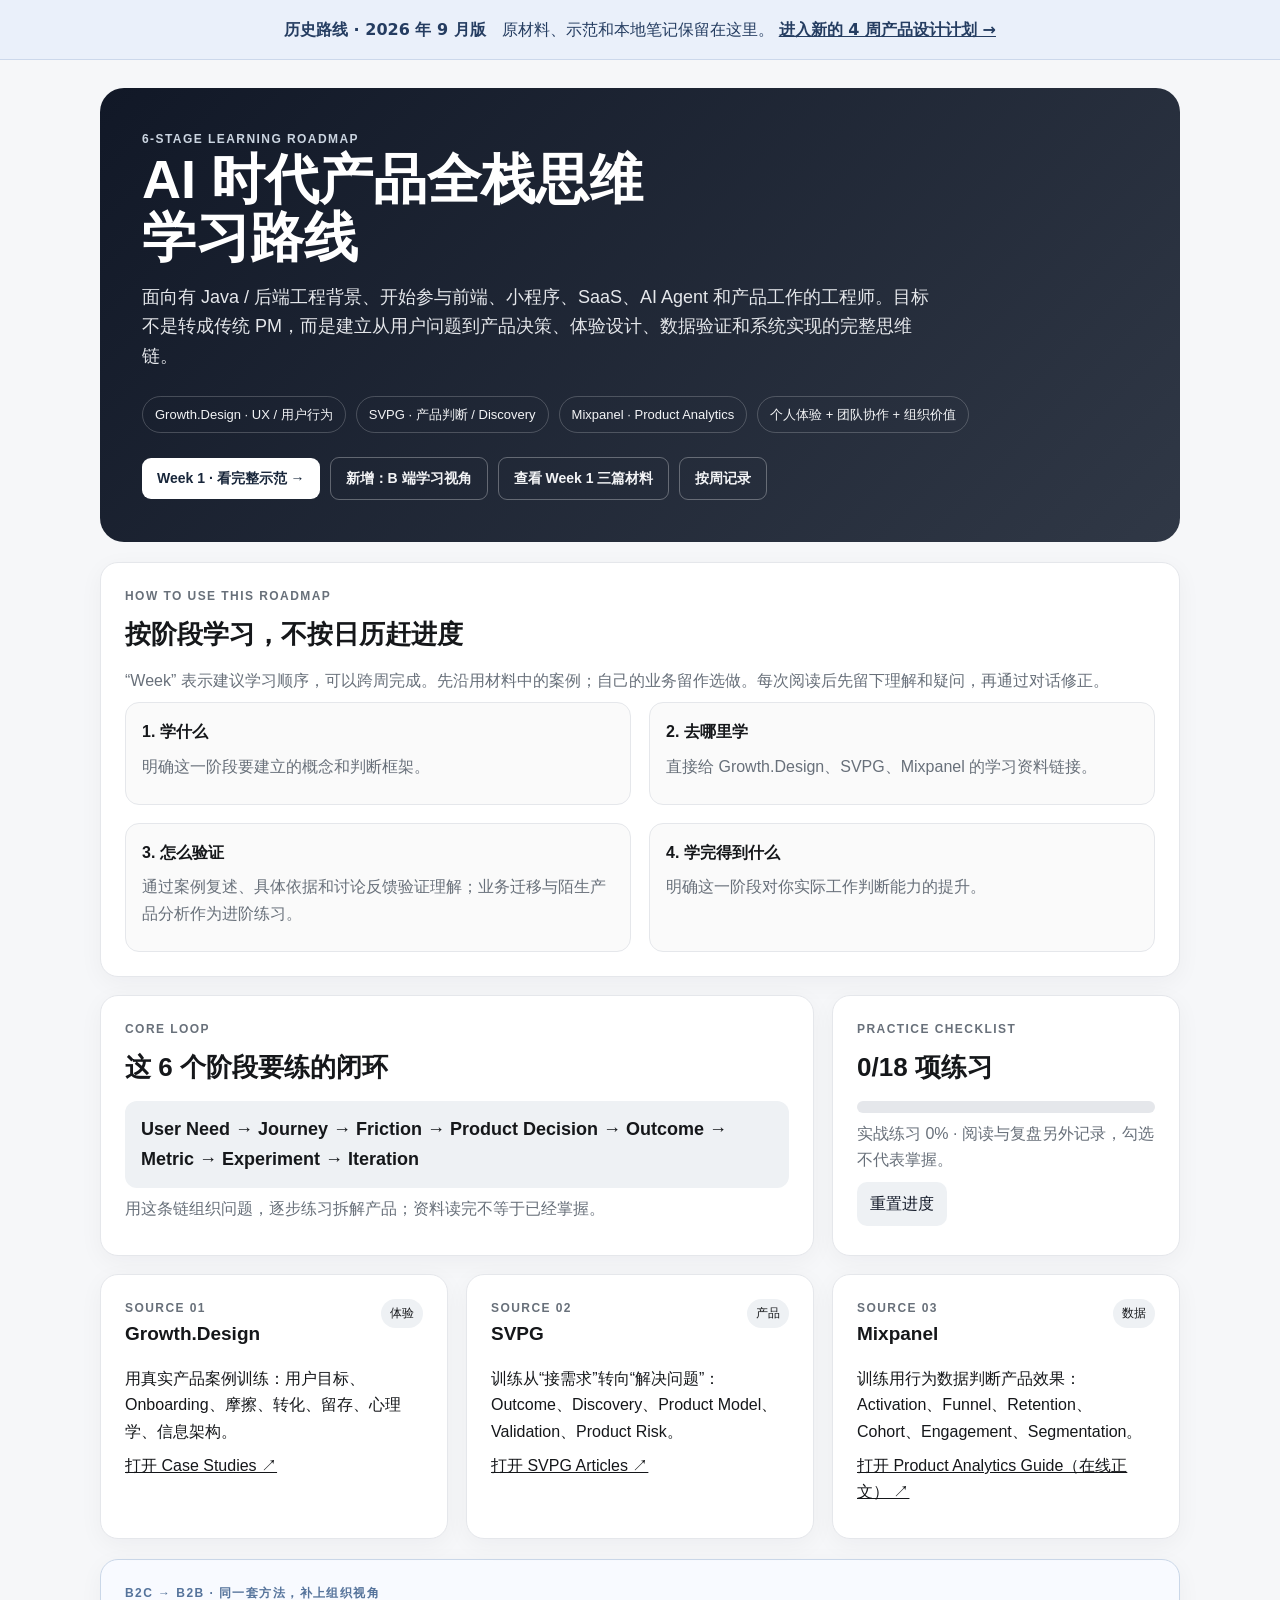
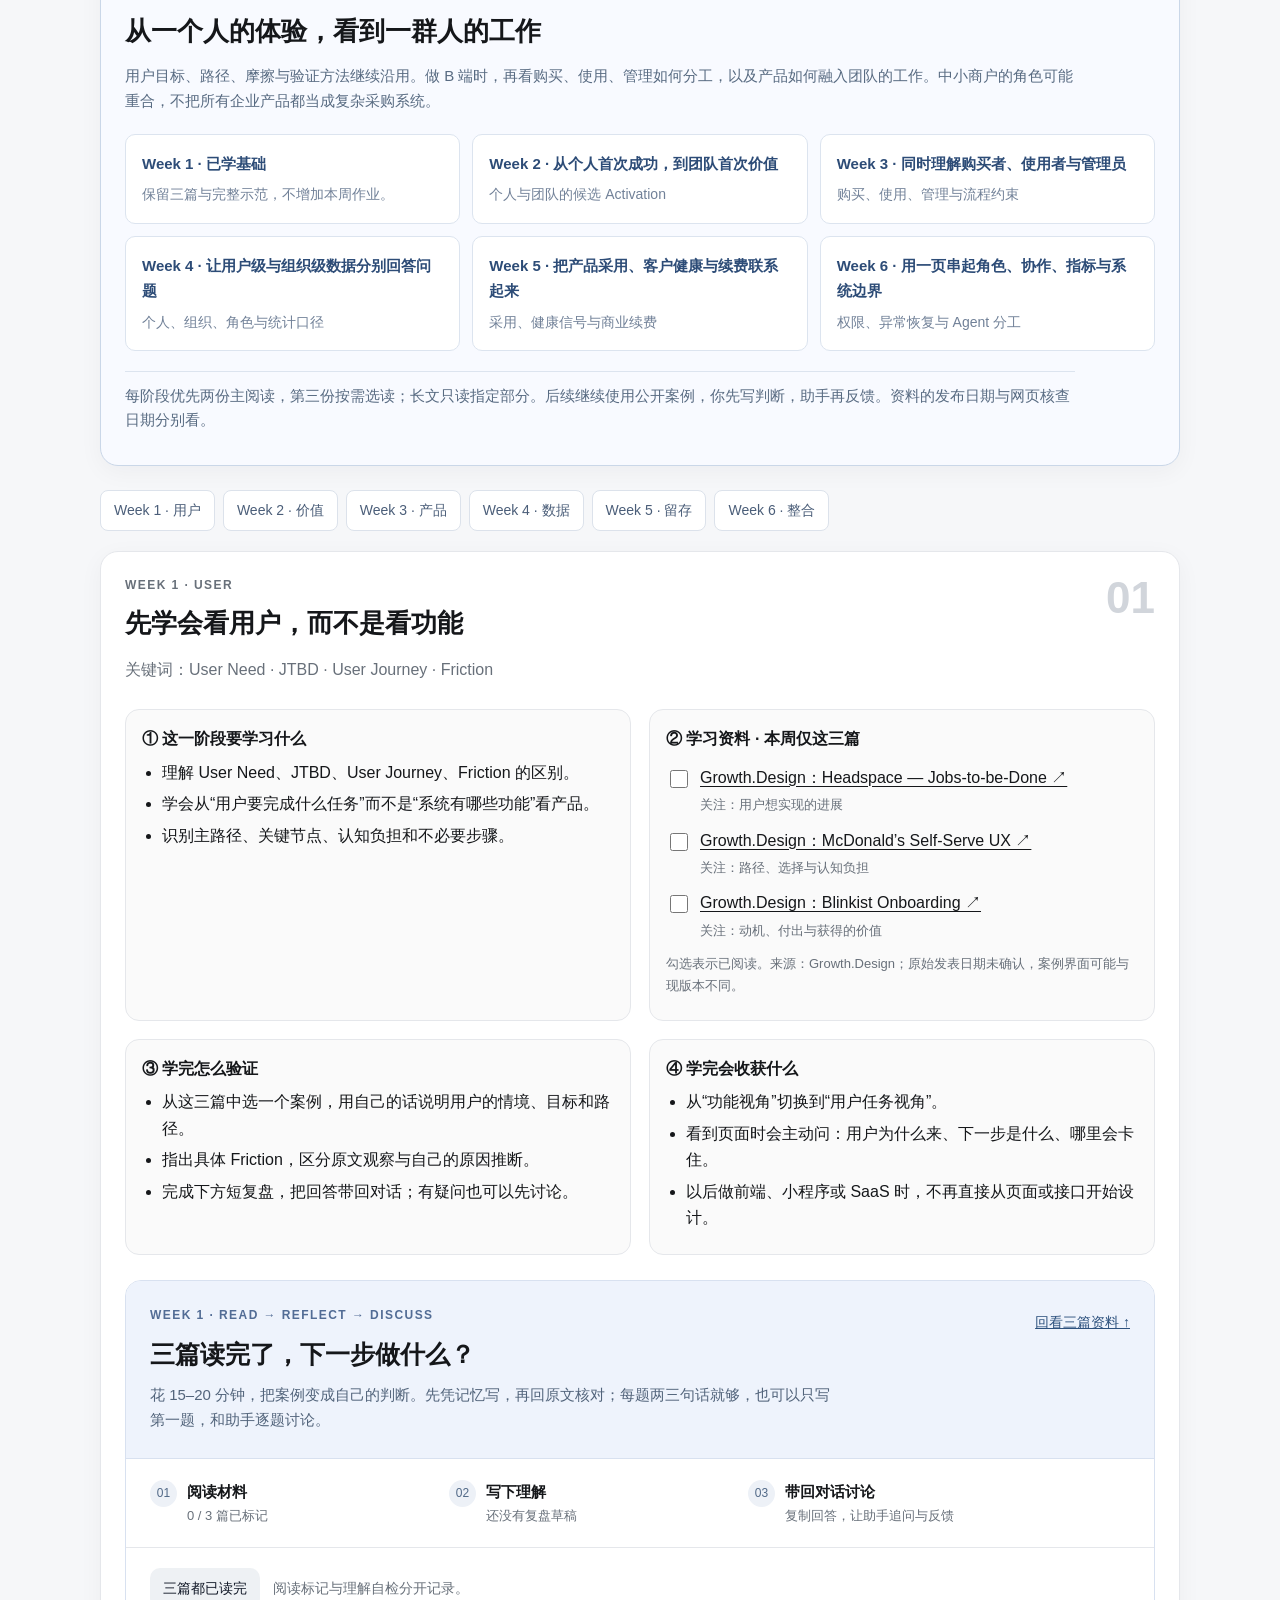
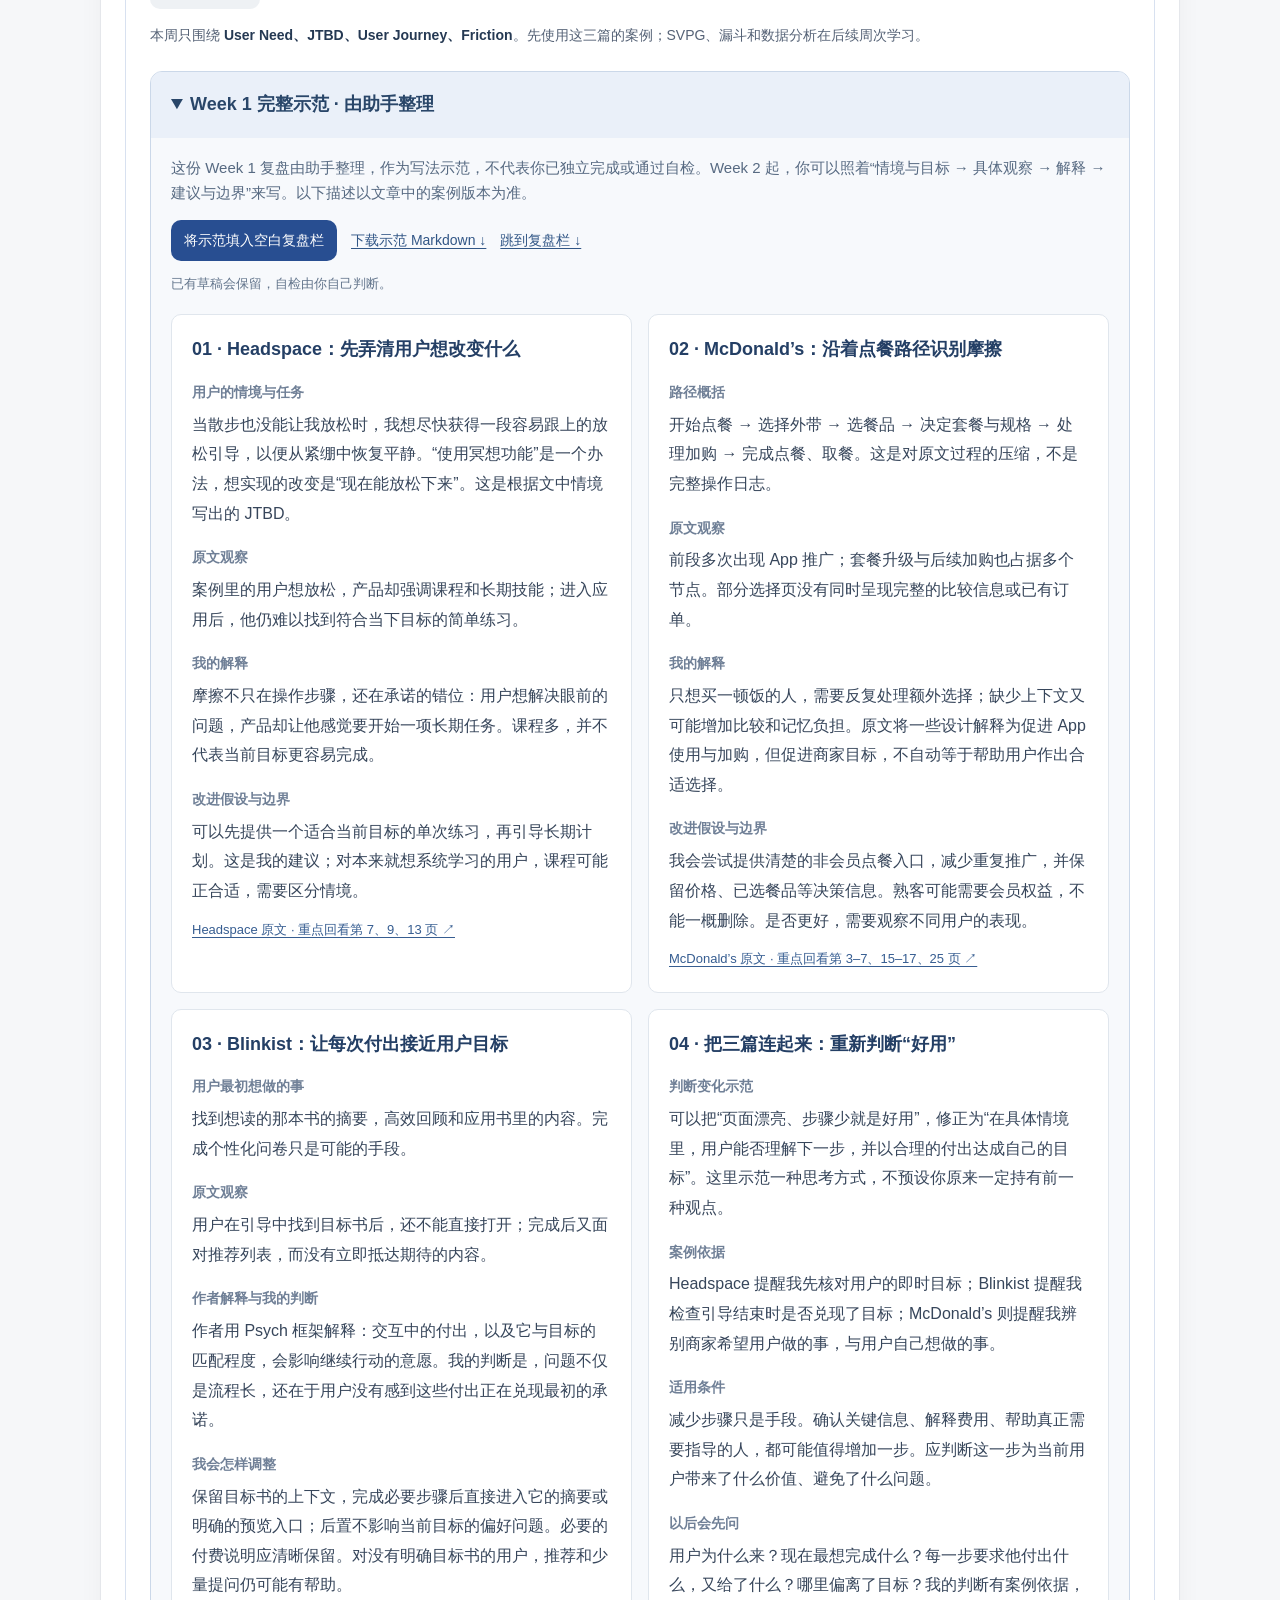
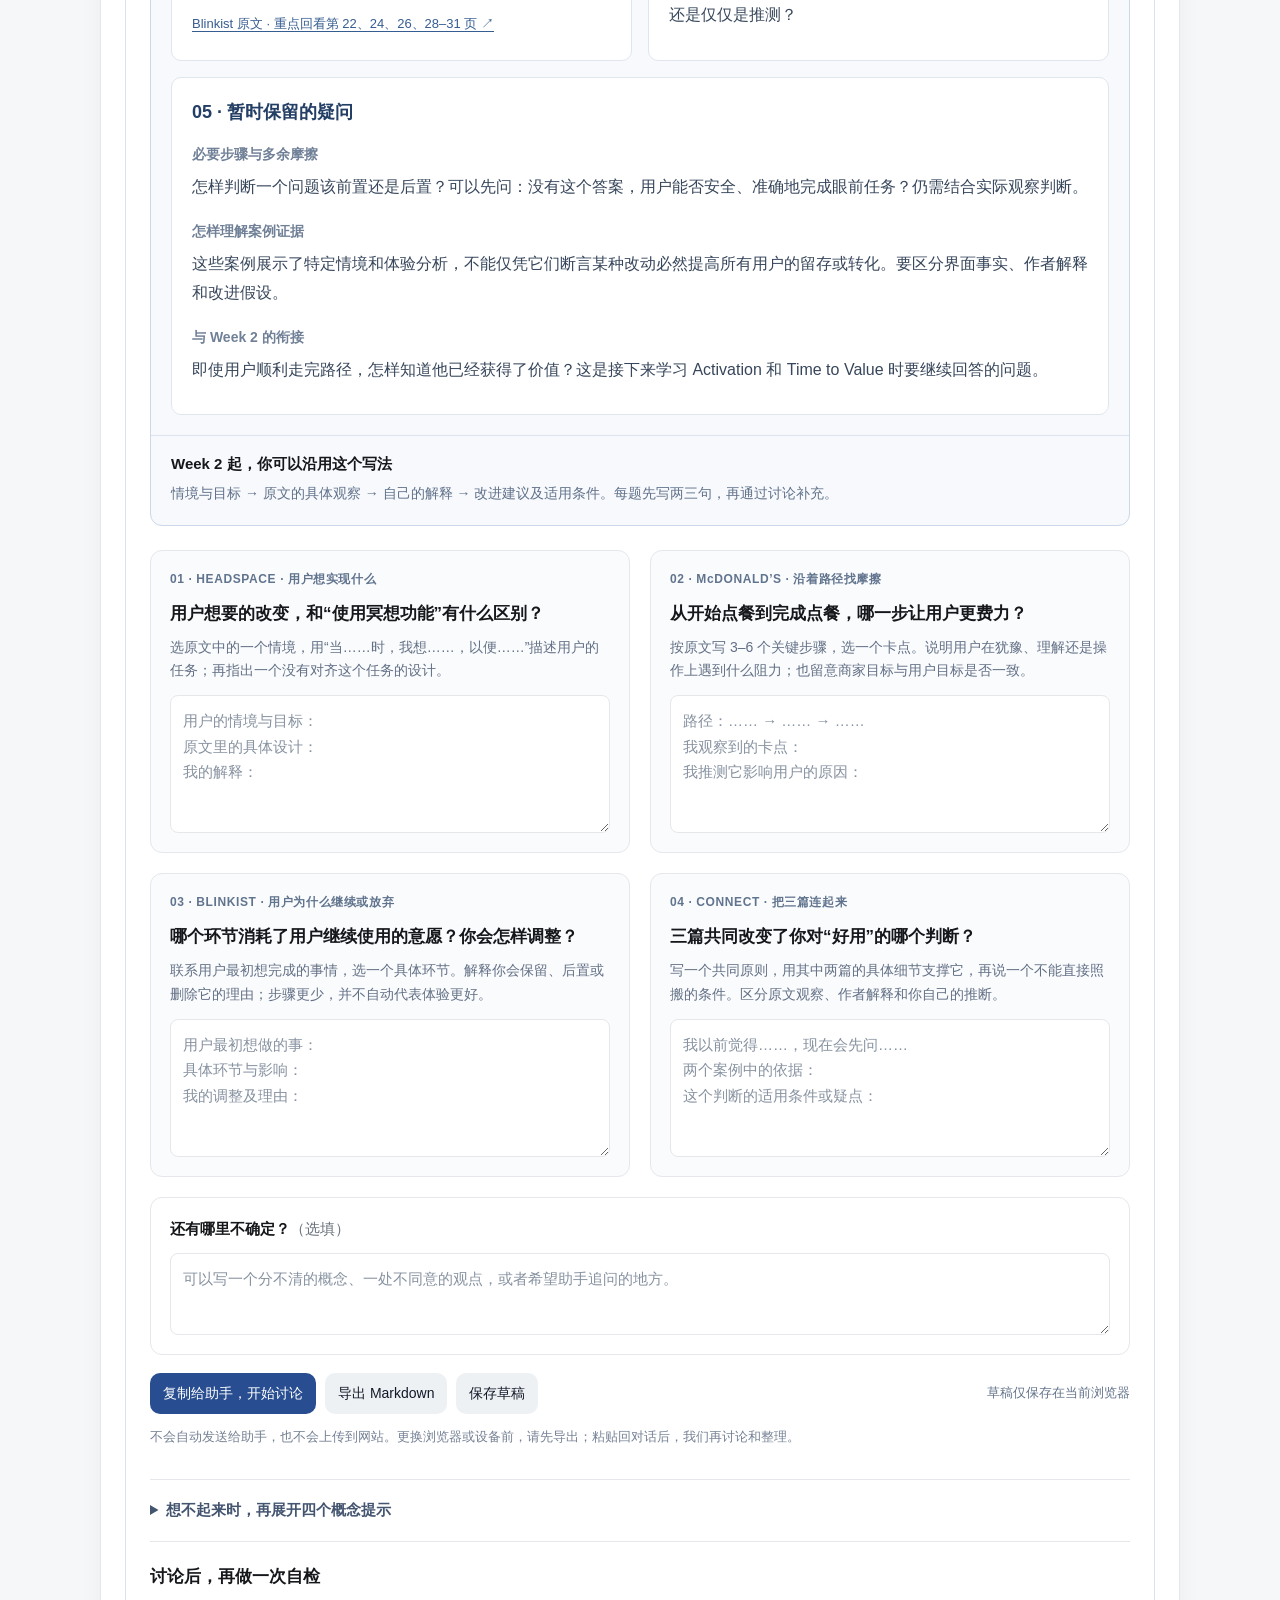
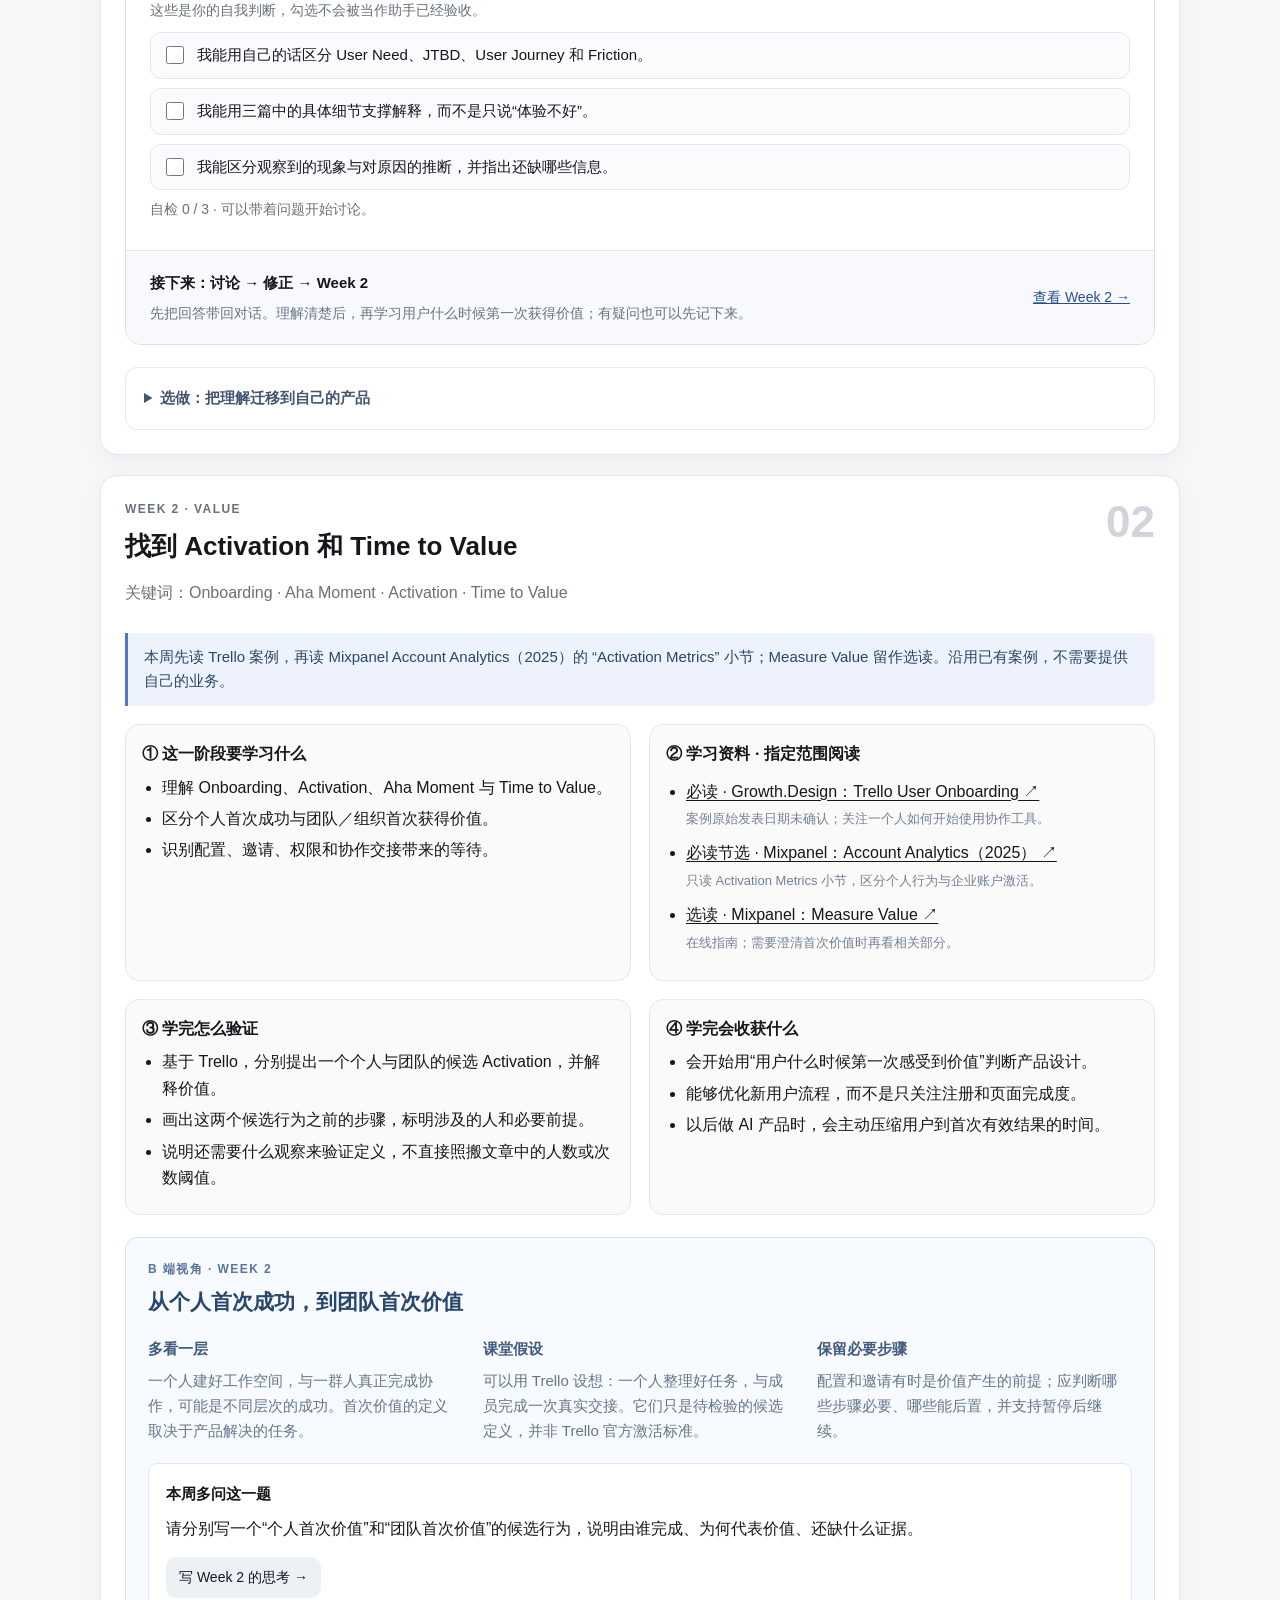
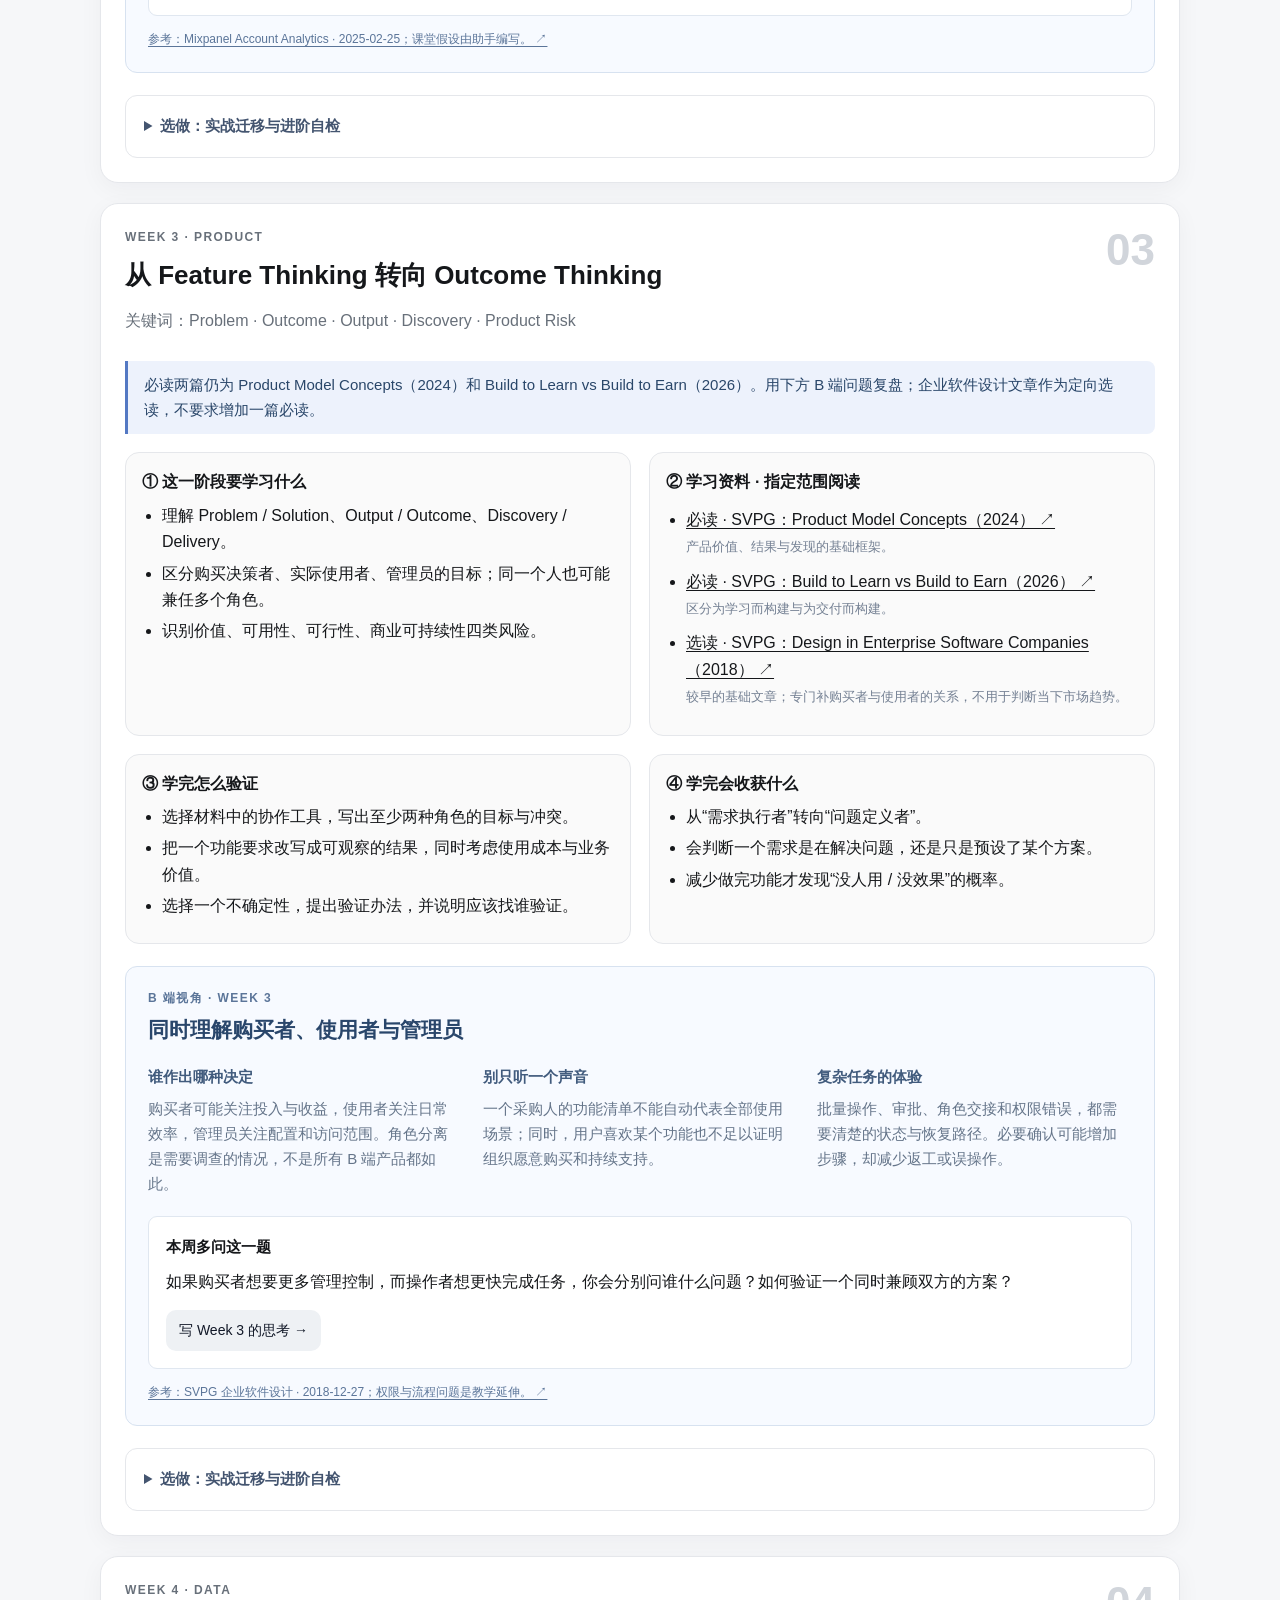
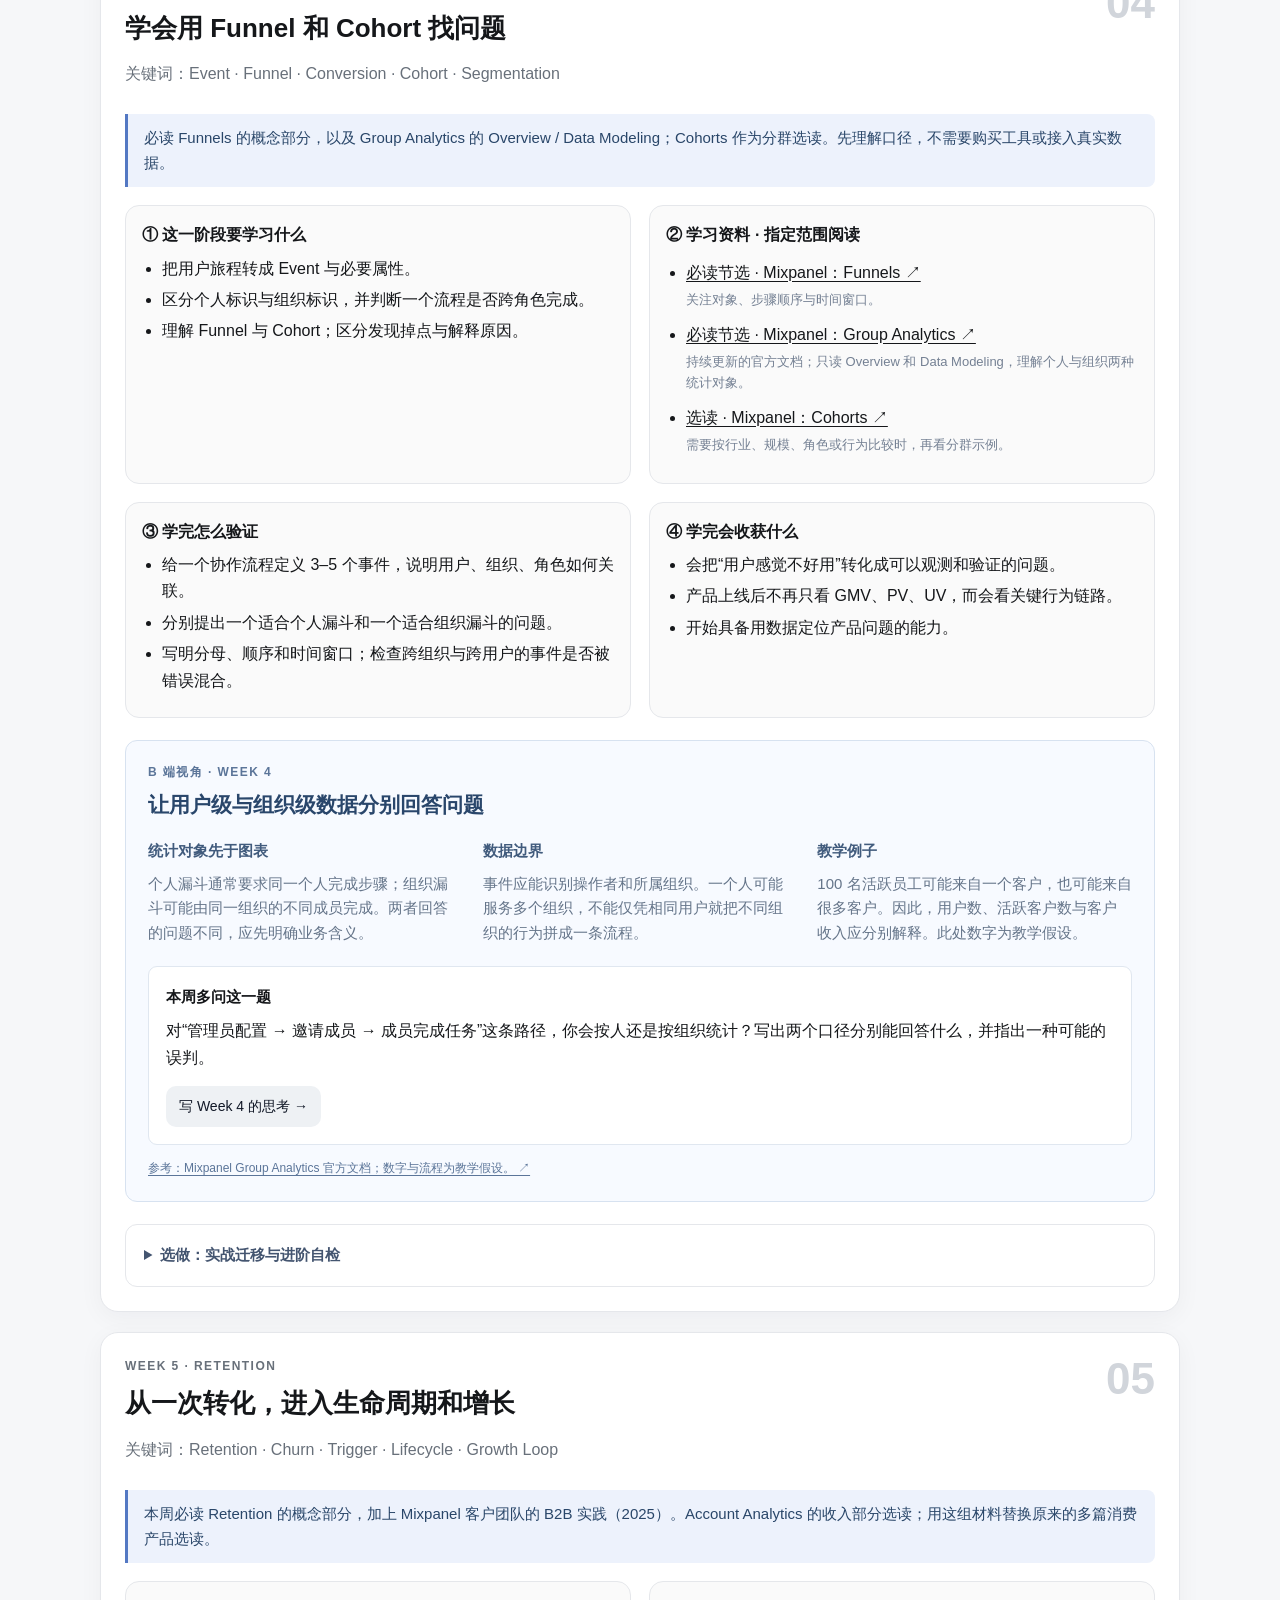
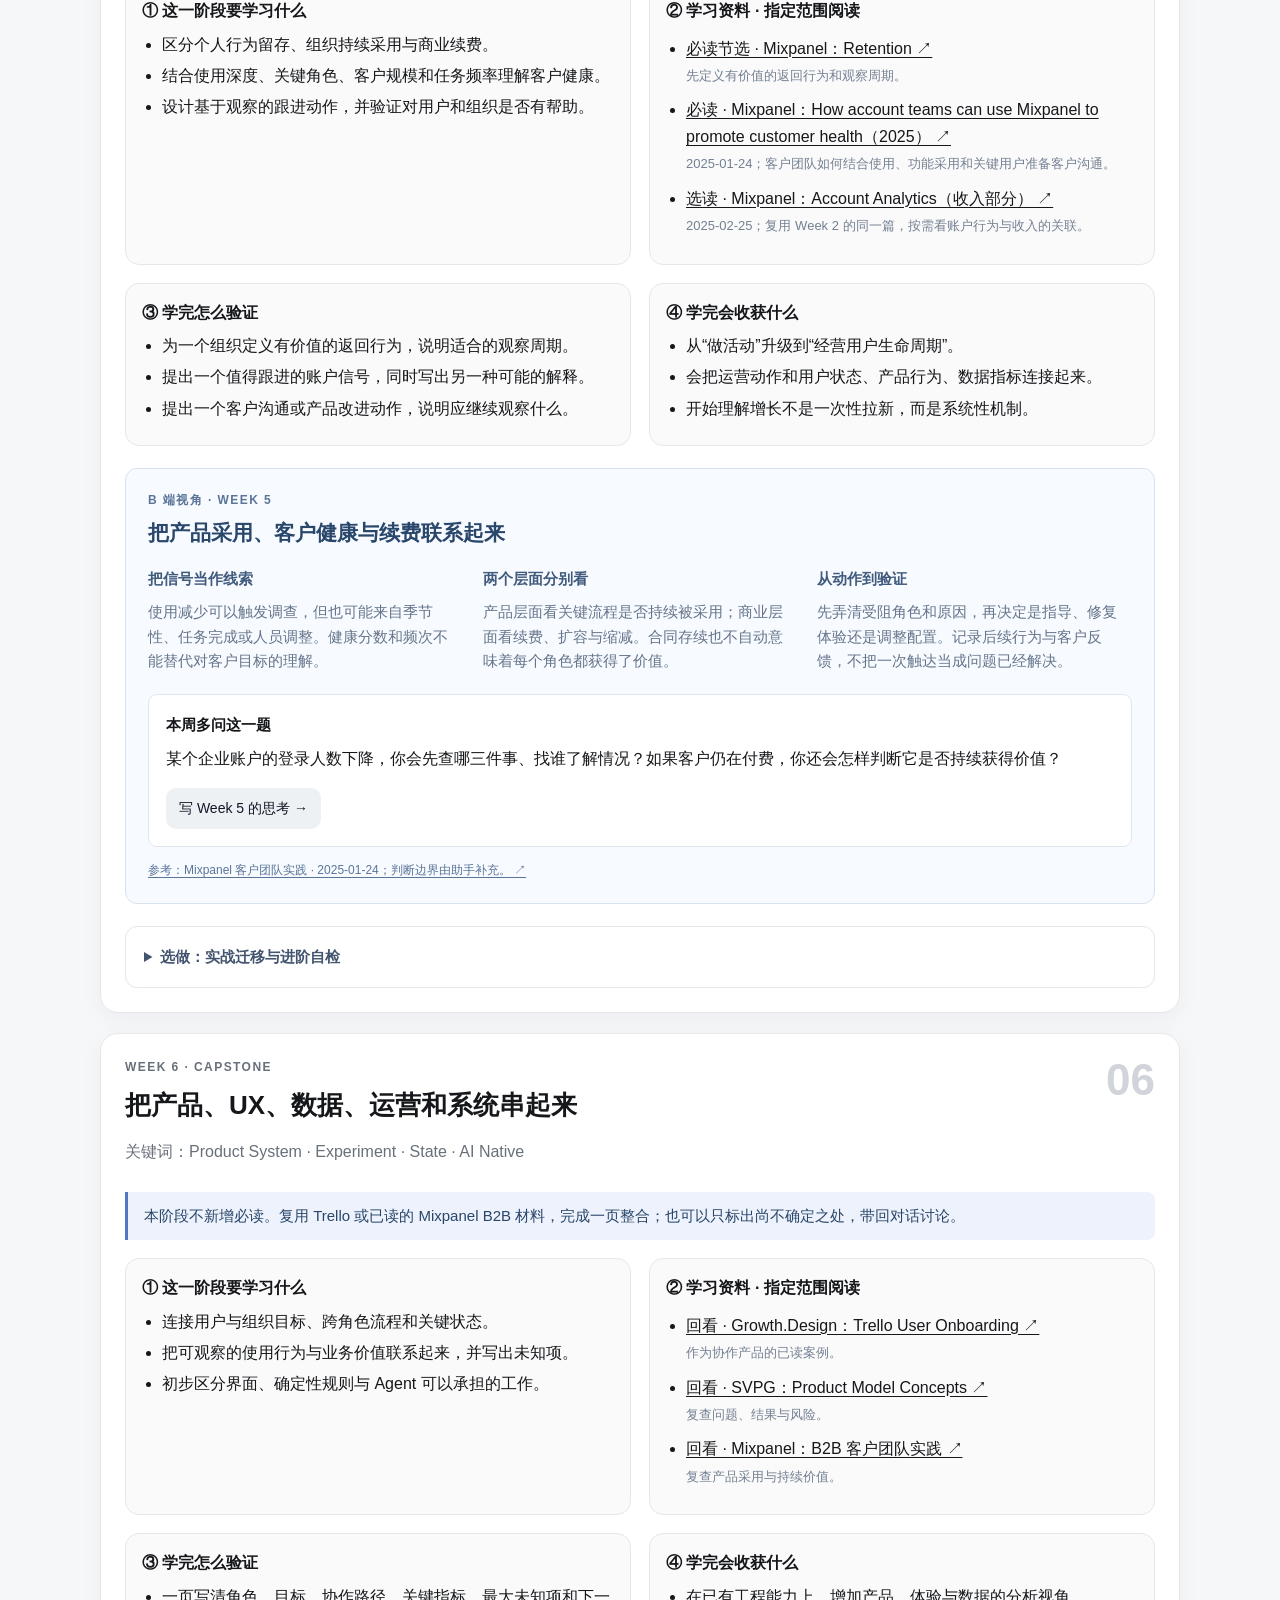
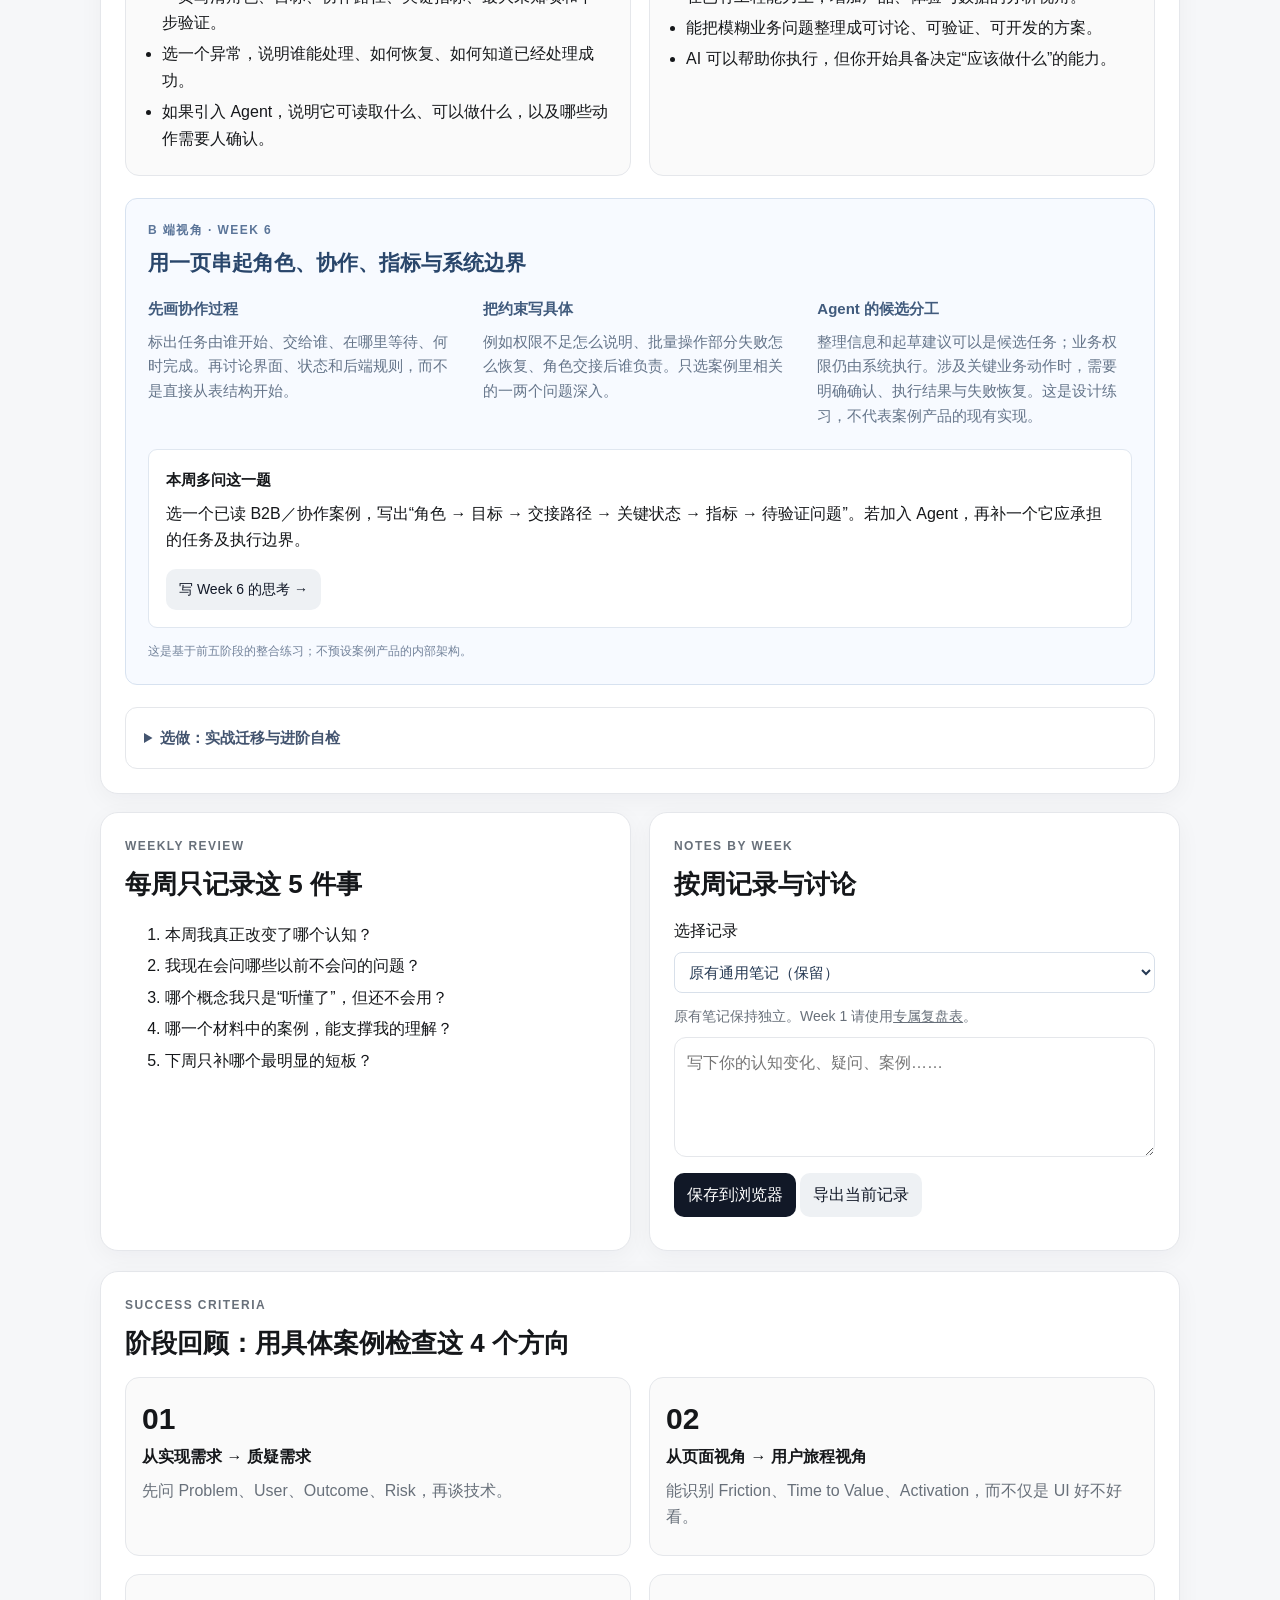
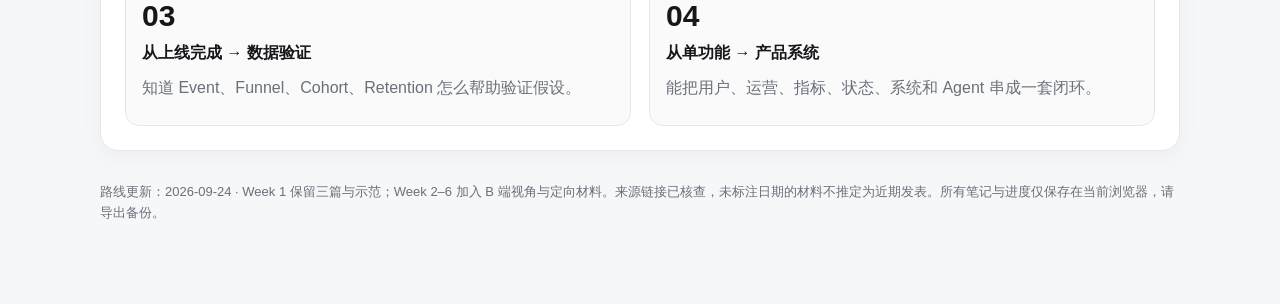
<file: foundations.html>
<!doctype html><html lang="zh-CN"><head><meta charset="utf-8"><meta name="viewport" content="width=device-width,initial-scale=1"><title>AI 时代产品全栈学习路线</title><style>:root{--bg:#f6f7f9; --card:#fff; --ink:#15171a; --muted:#68707a; --line:#e5e7eb;--accent:#111827; --soft:#eef1f4; --good:#166534; --warn:#9a3412;}*{box-sizing:border-box}body{margin:0;background:var(--bg);color:var(--ink);font-family:-apple-system,BlinkMacSystemFont,"Segoe UI","PingFang SC","Hiragino Sans GB","Microsoft YaHei",sans-serif;line-height:1.65}a{color:inherit}.wrap{max-width:1120px;margin:auto;padding:28px 20px 80px}.hero{background:linear-gradient(135deg,#111827,#303846);color:#fff;border-radius:24px;padding:42px}.hero h1{font-size:clamp(30px,5vw,54px);line-height:1.08;margin:0 0 16px}.hero p{max-width:800px;color:#e5e7eb;font-size:18px}.badges{display:flex;gap:10px;flex-wrap:wrap;margin-top:24px}.badge{border:1px solid #ffffff33;border-radius:999px;padding:7px 12px;font-size:13px;color:#f3f4f6}.grid{display:grid;grid-template-columns:repeat(12,1fr);gap:18px;margin-top:18px}.card{background:var(--card);border:1px solid var(--line);border-radius:18px;padding:24px;box-shadow:0 6px 24px #1118270b}.span4{grid-column:span 4}.span6{grid-column:span 6}.span8{grid-column:span 8}.span12{grid-column:span 12}.kicker{font-size:12px;letter-spacing:.12em;text-transform:uppercase;color:var(--muted);font-weight:700}h2{font-size:26px;margin:6px 0 12px} h3{margin:0 0 8px;font-size:19px}p{margin:8px 0}.muted{color:var(--muted)}.flow{font-weight:650;font-size:18px;padding:14px 16px;background:var(--soft);border-radius:12px}.source{display:flex;justify-content:space-between;gap:12px;align-items:flex-start}.source .tag{font-size:12px;background:var(--soft);border-radius:999px;padding:5px 9px;white-space:nowrap}.week{margin-top:20px}.weekhead{display:flex;align-items:flex-start;justify-content:space-between;gap:20px}.weeknum{font-size:44px;font-weight:800;line-height:1;color:#d1d5db}.cols{display:grid;grid-template-columns:1fr 1fr;gap:18px;margin-top:18px}.box{padding:16px;border-radius:14px;background:#fafafa;border:1px solid var(--line)}.box strong{display:block;margin-bottom:6px}ul{padding-left:20px;margin:7px 0}li{margin:5px 0}.checks{display:grid;gap:9px;margin-top:10px}.check{display:flex;gap:10px;align-items:flex-start;padding:10px 11px;border:1px solid var(--line);border-radius:11px;background:#fff}input[type=checkbox]{width:18px;height:18px;margin-top:3px;accent-color:#111827}.progressbar{height:12px;background:#e5e7eb;border-radius:999px;overflow:hidden}.progressbar>div{height:100%;width:0;background:#111827;transition:.25s}button{border:0;background:#111827;color:white;border-radius:10px;padding:9px 13px;cursor:pointer;font-weight:650}button.secondary{background:#eef1f4;color:#111827}textarea{width:100%;min-height:120px;border:1px solid var(--line);border-radius:12px;padding:12px;font:inherit;resize:vertical}.metric{font-size:30px;font-weight:800}.footer{margin-top:30px;color:var(--muted);font-size:13px}@media(max-width:800px){.span4,.span6,.span8,.span12{grid-column:span 12}.cols{grid-template-columns:1fr}.hero{padding:28px}.weekhead{flex-direction:column}.weeknum{font-size:32px}}</style><link rel="stylesheet" href="review.css?v=20260924-b2b"><meta name="description" content="面向工程师的六阶段产品、UX 与数据学习路线。阅读案例、完成复盘，并把问题带回对话。"></head><body><aside class="archive-banner" style="padding:16px 20px;background:#eaf0fa;border-bottom:1px solid #ccd8eb;color:#253d61;font-family:system-ui;line-height:1.7;text-align:center"><strong>历史路线 · 2026 年 9 月版</strong>　原材料、示范和本地笔记保留在这里。 <a href="index.html" style="font-weight:700;color:inherit">进入新的 4 周产品设计计划 →</a></aside><div class="wrap"><div id="storage-warning" role="alert"></div><section class="hero"><div class="kicker" style="color:#cbd5e1">6-STAGE LEARNING ROADMAP</div><h1>AI 时代产品全栈思维<br>学习路线</h1><p>面向有 Java / 后端工程背景、开始参与前端、小程序、SaaS、AI Agent 和产品工作的工程师。目标不是转成传统 PM，而是建立从用户问题到产品决策、体验设计、数据验证和系统实现的完整思维链。</p><div class="badges"><span class="badge">Growth.Design · UX / 用户行为</span><span class="badge">SVPG · 产品判断 / Discovery</span><span class="badge">Mixpanel · Product Analytics</span><span class="badge">个人体验 + 团队协作 + 组织价值</span></div><nav class="learning-nav" aria-label="学习快捷入口"><a href="#week1-example">Week 1 · 看完整示范 →</a><a href="#b2b-guide">新增：B 端学习视角</a><a href="#week1">查看 Week 1 三篇材料</a><a href="#weekly-notes">按周记录</a></nav></section><section class="card week"><div class="kicker">HOW TO USE THIS ROADMAP</div><h2>按阶段学习，不按日历赶进度</h2><p class="muted">“Week” 表示建议学习顺序，可以跨周完成。先沿用材料中的案例；自己的业务留作选做。每次阅读后先留下理解和疑问，再通过对话修正。</p><div class="grid" style="margin-top:8px"><div class="span6 box"><strong>1. 学什么</strong><p class="muted">明确这一阶段要建立的概念和判断框架。</p></div><div class="span6 box"><strong>2. 去哪里学</strong><p class="muted">直接给 Growth.Design、SVPG、Mixpanel 的学习资料链接。</p></div><div class="span6 box"><strong>3. 怎么验证</strong><p class="muted">通过案例复述、具体依据和讨论反馈验证理解；业务迁移与陌生产品分析作为进阶练习。</p></div><div class="span6 box"><strong>4. 学完得到什么</strong><p class="muted">明确这一阶段对你实际工作判断能力的提升。</p></div></div></section><section class="grid"><div class="card span8"><div class="kicker">CORE LOOP</div><h2>这 6 个阶段要练的闭环</h2><div class="flow">User Need → Journey → Friction → Product Decision → Outcome → Metric → Experiment → Iteration</div><p class="muted">用这条链组织问题，逐步练习拆解产品；资料读完不等于已经掌握。</p></div><div class="card span4"><div class="kicker">PRACTICE CHECKLIST</div><h2><span id="doneCount">0</span>/<span id="totalCount">0</span> 项练习</h2><div class="progressbar"><div id="progressFill"></div></div><p class="muted" id="progressText">从第一项开始。</p><button class="secondary" onclick="resetProgress()">重置进度</button></div><div class="card span4"><div class="source"><div><div class="kicker">SOURCE 01</div><h3>Growth.Design</h3></div><span class="tag">体验</span></div><p>用真实产品案例训练：用户目标、Onboarding、摩擦、转化、留存、心理学、信息架构。</p><p><a href="https://growth.design/case-studies" target="_blank" rel="noopener noreferrer">打开 Case Studies ↗</a></p></div><div class="card span4"><div class="source"><div><div class="kicker">SOURCE 02</div><h3>SVPG</h3></div><span class="tag">产品</span></div><p>训练从“接需求”转向“解决问题”：Outcome、Discovery、Product Model、Validation、Product Risk。</p><p><a href="https://www.svpg.com/articles/" target="_blank" rel="noopener noreferrer">打开 SVPG Articles ↗</a></p></div><div class="card span4"><div class="source"><div><div class="kicker">SOURCE 03</div><h3>Mixpanel</h3></div><span class="tag">数据</span></div><p>训练用行为数据判断产品效果：Activation、Funnel、Retention、Cohort、Engagement、Segmentation。</p><p><a href="https://docs.mixpanel.com/guides/strategic-playbooks/guide-to-product-analytics/intro" target="_blank" rel="noopener noreferrer">打开 Product Analytics Guide（在线正文） ↗</a></p></div></section><section class="card week b2b-overview" id="b2b-guide" aria-labelledby="b2b-guide-title"><div class="kicker">B2C → B2B · 同一套方法，补上组织视角</div><h2 id="b2b-guide-title">从一个人的体验，看到一群人的工作</h2><p>用户目标、路径、摩擦与验证方法继续沿用。做 B 端时，再看购买、使用、管理如何分工，以及产品如何融入团队的工作。中小商户的角色可能重合，不把所有企业产品都当成复杂采购系统。</p><div class="b2b-stage-map"><a href="#week1"><strong>Week 1 · 已学基础</strong><span>保留三篇与完整示范，不增加本周作业。</span></a><a href="#week2-b2b"><strong>Week 2 · 从个人首次成功，到团队首次价值</strong><span>个人与团队的候选 Activation</span></a><a href="#week3-b2b"><strong>Week 3 · 同时理解购买者、使用者与管理员</strong><span>购买、使用、管理与流程约束</span></a><a href="#week4-b2b"><strong>Week 4 · 让用户级与组织级数据分别回答问题</strong><span>个人、组织、角色与统计口径</span></a><a href="#week5-b2b"><strong>Week 5 · 把产品采用、客户健康与续费联系起来</strong><span>采用、健康信号与商业续费</span></a><a href="#week6-b2b"><strong>Week 6 · 用一页串起角色、协作、指标与系统边界</strong><span>权限、异常恢复与 Agent 分工</span></a></div><p class="b2b-reading-rule">每阶段优先两份主阅读，第三份按需选读；长文只读指定部分。后续继续使用公开案例，你先写判断，助手再反馈。资料的发布日期与网页核查日期分别看。</p></section><nav class="week-nav" aria-label="按周浏览"><a href="#week1">Week 1 · 用户</a><a href="#week2">Week 2 · 价值</a><a href="#week3">Week 3 · 产品</a><a href="#week4">Week 4 · 数据</a><a href="#week5">Week 5 · 留存</a><a href="#week6">Week 6 · 整合</a></nav><section class="card week" id="week1"><div class="weekhead"><div><div class="kicker">WEEK 1 · USER</div><h2>先学会看用户，而不是看功能</h2><p class="muted">关键词：User Need · JTBD · User Journey · Friction</p></div><div class="weeknum">01</div></div><div class="cols"><div class="box"><strong>① 这一阶段要学习什么</strong><ul><li>理解 User Need、JTBD、User Journey、Friction 的区别。</li><li>学会从“用户要完成什么任务”而不是“系统有哪些功能”看产品。</li><li>识别主路径、关键节点、认知负担和不必要步骤。</li></ul></div><div class="box" id="week1-materials"><strong>② 学习资料 · 本周仅这三篇</strong><ul class="reading-list"><li><input type="checkbox" id="read-headspace" data-w1-read="headspace" aria-label="已读 Headspace — Jobs-to-be-Done"><div><a href="https://growth.design/case-studies/headspace-user-onboarding" target="_blank" rel="noopener noreferrer">Growth.Design：Headspace — Jobs-to-be-Done ↗</a><small>关注：用户想实现的进展</small></div></li><li><input type="checkbox" id="read-mcdonalds" data-w1-read="mcdonalds" aria-label="已读 McDonald’s Self-Serve UX"><div><a href="https://growth.design/case-studies/mcdonalds-self-serve-ux" target="_blank" rel="noopener noreferrer">Growth.Design：McDonald’s Self-Serve UX ↗</a><small>关注：路径、选择与认知负担</small></div></li><li><input type="checkbox" id="read-blinkist" data-w1-read="blinkist" aria-label="已读 Blinkist Onboarding"><div><a href="https://growth.design/case-studies/blinkist-user-onboarding" target="_blank" rel="noopener noreferrer">Growth.Design：Blinkist Onboarding ↗</a><small>关注：动机、付出与获得的价值</small></div></li></ul><p class="muted" style="font-size:13px">勾选表示已阅读。来源：Growth.Design；原始发表日期未确认，案例界面可能与现版本不同。</p></div><div class="box"><strong>③ 学完怎么验证</strong><ul><li>从这三篇中选一个案例，用自己的话说明用户的情境、目标和路径。</li><li>指出具体 Friction，区分原文观察与自己的原因推断。</li><li>完成下方短复盘，把回答带回对话；有疑问也可以先讨论。</li></ul></div><div class="box"><strong>④ 学完会收获什么</strong><ul><li>从“功能视角”切换到“用户任务视角”。</li><li>看到页面时会主动问：用户为什么来、下一步是什么、哪里会卡住。</li><li>以后做前端、小程序或 SaaS 时，不再直接从页面或接口开始设计。</li></ul></div></div><section class="review-panel" id="week1-review" aria-labelledby="week1-review-title">
  <div class="review-heading">
    <div><div class="kicker">WEEK 1 · READ → REFLECT → DISCUSS</div><h3 id="week1-review-title">三篇读完了，下一步做什么？</h3><p>花 15–20 分钟，把案例变成自己的判断。先凭记忆写，再回原文核对；每题两三句话就够，也可以只写第一题，和助手逐题讨论。</p></div>
    <a class="review-jump" href="#week1-materials">回看三篇资料 ↑</a>
  </div>
  <div class="review-stages" aria-label="Week 1 学习状态">
    <div><span class="stage-number">01</span><div><strong>阅读材料</strong><span id="w1-reading-status">0 / 3 篇已标记</span></div></div>
    <div><span class="stage-number">02</span><div><strong>写下理解</strong><span id="w1-draft-status">还没有复盘草稿</span></div></div>
    <div><span class="stage-number">03</span><div><strong>带回对话讨论</strong><span>复制回答，让助手追问与反馈</span></div></div>
  </div>
  <div class="reading-confirm"><button class="secondary" id="w1-mark-read" type="button">三篇都已读完</button><span class="muted">阅读标记与理解自检分开记录。</span></div>
  <p class="review-principle">本周只围绕 <strong>User Need、JTBD、User Journey、Friction</strong>。先使用这三篇的案例；SVPG、漏斗和数据分析在后续周次学习。</p>
  <details class="worked-example" id="week1-example" open>
<summary>Week 1 完整示范 · 由助手整理</summary>
<div class="example-intro"><p>这份 Week 1 复盘由助手整理，作为写法示范，不代表你已独立完成或通过自检。Week 2 起，你可以照着“情境与目标 → 具体观察 → 解释 → 建议与边界”来写。以下描述以文章中的案例版本为准。</p><div class="example-actions"><button type="button" id="w1-use-example">将示范填入空白复盘栏</button><a href="week1-worked-example.md" download>下载示范 Markdown ↓</a><a href="#week1-form">跳到复盘栏 ↓</a></div><p id="example-status" role="status" aria-live="polite">已有草稿会保留，自检由你自己判断。</p></div>
<div class="example-grid"><article class="example-card"><h4>01 · Headspace：先弄清用户想改变什么</h4><div data-w1-example="headspace"><p><strong>用户的情境与任务</strong>当散步也没能让我放松时，我想尽快获得一段容易跟上的放松引导，以便从紧绷中恢复平静。“使用冥想功能”是一个办法，想实现的改变是“现在能放松下来”。这是根据文中情境写出的 JTBD。</p><p><strong>原文观察</strong>案例里的用户想放松，产品却强调课程和长期技能；进入应用后，他仍难以找到符合当下目标的简单练习。</p><p><strong>我的解释</strong>摩擦不只在操作步骤，还在承诺的错位：用户想解决眼前的问题，产品却让他感觉要开始一项长期任务。课程多，并不代表当前目标更容易完成。</p><p><strong>改进假设与边界</strong>可以先提供一个适合当前目标的单次练习，再引导长期计划。这是我的建议；对本来就想系统学习的用户，课程可能正合适，需要区分情境。</p></div><a class="example-source" href="https://growth.design/case-studies/headspace-user-onboarding" target="_blank" rel="noopener noreferrer">Headspace 原文 · 重点回看第 7、9、13 页 ↗</a></article><article class="example-card"><h4>02 · McDonald’s：沿着点餐路径识别摩擦</h4><div data-w1-example="mcdonalds"><p><strong>路径概括</strong>开始点餐 → 选择外带 → 选餐品 → 决定套餐与规格 → 处理加购 → 完成点餐、取餐。这是对原文过程的压缩，不是完整操作日志。</p><p><strong>原文观察</strong>前段多次出现 App 推广；套餐升级与后续加购也占据多个节点。部分选择页没有同时呈现完整的比较信息或已有订单。</p><p><strong>我的解释</strong>只想买一顿饭的人，需要反复处理额外选择；缺少上下文又可能增加比较和记忆负担。原文将一些设计解释为促进 App 使用与加购，但促进商家目标，不自动等于帮助用户作出合适选择。</p><p><strong>改进假设与边界</strong>我会尝试提供清楚的非会员点餐入口，减少重复推广，并保留价格、已选餐品等决策信息。熟客可能需要会员权益，不能一概删除。是否更好，需要观察不同用户的表现。</p></div><a class="example-source" href="https://growth.design/case-studies/mcdonalds-self-serve-ux" target="_blank" rel="noopener noreferrer">McDonald’s 原文 · 重点回看第 3–7、15–17、25 页 ↗</a></article><article class="example-card"><h4>03 · Blinkist：让每次付出接近用户目标</h4><div data-w1-example="blinkist"><p><strong>用户最初想做的事</strong>找到想读的那本书的摘要，高效回顾和应用书里的内容。完成个性化问卷只是可能的手段。</p><p><strong>原文观察</strong>用户在引导中找到目标书后，还不能直接打开；完成后又面对推荐列表，而没有立即抵达期待的内容。</p><p><strong>作者解释与我的判断</strong>作者用 Psych 框架解释：交互中的付出，以及它与目标的匹配程度，会影响继续行动的意愿。我的判断是，问题不仅是流程长，还在于用户没有感到这些付出正在兑现最初的承诺。</p><p><strong>我会怎样调整</strong>保留目标书的上下文，完成必要步骤后直接进入它的摘要或明确的预览入口；后置不影响当前目标的偏好问题。必要的付费说明应清晰保留。对没有明确目标书的用户，推荐和少量提问仍可能有帮助。</p></div><a class="example-source" href="https://growth.design/case-studies/blinkist-user-onboarding" target="_blank" rel="noopener noreferrer">Blinkist 原文 · 重点回看第 22、24、26、28–31 页 ↗</a></article><article class="example-card"><h4>04 · 把三篇连起来：重新判断“好用”</h4><div data-w1-example="synthesis"><p><strong>判断变化示范</strong>可以把“页面漂亮、步骤少就是好用”，修正为“在具体情境里，用户能否理解下一步，并以合理的付出达成自己的目标”。这里示范一种思考方式，不预设你原来一定持有前一种观点。</p><p><strong>案例依据</strong>Headspace 提醒我先核对用户的即时目标；Blinkist 提醒我检查引导结束时是否兑现了目标；McDonald’s 则提醒我辨别商家希望用户做的事，与用户自己想做的事。</p><p><strong>适用条件</strong>减少步骤只是手段。确认关键信息、解释费用、帮助真正需要指导的人，都可能值得增加一步。应判断这一步为当前用户带来了什么价值、避免了什么问题。</p><p><strong>以后会先问</strong>用户为什么来？现在最想完成什么？每一步要求他付出什么，又给了什么？哪里偏离了目标？我的判断有案例依据，还是仅仅是推测？</p></div></article><article class="example-card full-width"><h4>05 · 暂时保留的疑问</h4><div data-w1-example="question"><p><strong>必要步骤与多余摩擦</strong>怎样判断一个问题该前置还是后置？可以先问：没有这个答案，用户能否安全、准确地完成眼前任务？仍需结合实际观察判断。</p><p><strong>怎样理解案例证据</strong>这些案例展示了特定情境和体验分析，不能仅凭它们断言某种改动必然提高所有用户的留存或转化。要区分界面事实、作者解释和改进假设。</p><p><strong>与 Week 2 的衔接</strong>即使用户顺利走完路径，怎样知道他已经获得了价值？这是接下来学习 Activation 和 Time to Value 时要继续回答的问题。</p></div></article></div>
<div class="example-takeaway"><strong>Week 2 起，你可以沿用这个写法</strong><p>情境与目标 → 原文的具体观察 → 自己的解释 → 改进建议及适用条件。每题先写两三句，再通过讨论补充。</p></div>
</details>
<form id="week1-form">
    <div class="review-fields">
      <div class="review-question">
        <span class="question-kicker">01 · HEADSPACE · 用户想实现什么</span>
        <label for="w1-headspace">用户想要的改变，和“使用冥想功能”有什么区别？</label>
        <p id="headspace-help">选原文中的一个情境，用“当……时，我想……，以便……”描述用户的任务；再指出一个没有对齐这个任务的设计。</p>
        <textarea id="w1-headspace" data-w1-answer="headspace" aria-describedby="headspace-help" placeholder="用户的情境与目标：&#10;原文里的具体设计：&#10;我的解释："></textarea>
      </div>
      <div class="review-question">
        <span class="question-kicker">02 · McDONALD’S · 沿着路径找摩擦</span>
        <label for="w1-mcdonalds">从开始点餐到完成点餐，哪一步让用户更费力？</label>
        <p id="mcdonalds-help">按原文写 3–6 个关键步骤，选一个卡点。说明用户在犹豫、理解还是操作上遇到什么阻力；也留意商家目标与用户目标是否一致。</p>
        <textarea id="w1-mcdonalds" data-w1-answer="mcdonalds" aria-describedby="mcdonalds-help" placeholder="路径：…… → …… → ……&#10;我观察到的卡点：&#10;我推测它影响用户的原因："></textarea>
      </div>
      <div class="review-question">
        <span class="question-kicker">03 · BLINKIST · 用户为什么继续或放弃</span>
        <label for="w1-blinkist">哪个环节消耗了用户继续使用的意愿？你会怎样调整？</label>
        <p id="blinkist-help">联系用户最初想完成的事情，选一个具体环节。解释你会保留、后置或删除它的理由；步骤更少，并不自动代表体验更好。</p>
        <textarea id="w1-blinkist" data-w1-answer="blinkist" aria-describedby="blinkist-help" placeholder="用户最初想做的事：&#10;具体环节与影响：&#10;我的调整及理由："></textarea>
      </div>
      <div class="review-question">
        <span class="question-kicker">04 · CONNECT · 把三篇连起来</span>
        <label for="w1-synthesis">三篇共同改变了你对“好用”的哪个判断？</label>
        <p id="synthesis-help">写一个共同原则，用其中两篇的具体细节支撑它，再说一个不能直接照搬的条件。区分原文观察、作者解释和你自己的推断。</p>
        <textarea id="w1-synthesis" data-w1-answer="synthesis" aria-describedby="synthesis-help" placeholder="我以前觉得……，现在会先问……&#10;两个案例中的依据：&#10;这个判断的适用条件或疑点："></textarea>
      </div>
    </div>
    <div class="review-question review-doubt"><label for="w1-question">还有哪里不确定？<span class="muted">（选填）</span></label><textarea id="w1-question" data-w1-answer="question" rows="2" placeholder="可以写一个分不清的概念、一处不同意的观点，或者希望助手追问的地方。"></textarea></div>
    <div class="review-toolbar"><div class="review-buttons"><button type="button" id="w1-copy">复制给助手，开始讨论</button><button type="button" class="secondary" id="w1-export">导出 Markdown</button><button type="button" class="secondary" id="w1-save">保存草稿</button></div><span id="w1-save-status" role="status" aria-live="polite">草稿仅保存在当前浏览器</span></div>
    <p class="storage-hint">不会自动发送给助手，也不会上传到网站。更换浏览器或设备前，请先导出；粘贴回对话后，我们再讨论和整理。</p>
  </form>
  <details class="concept-hints"><summary>想不起来时，再展开四个概念提示</summary><div class="concept-grid">
    <div><strong>User Need · 用户需求</strong><p>用户在某个情境中的问题、需要或期望。用户提出的功能，是理解需求的一条线索。</p></div>
    <div><strong>JTBD · 待完成的任务</strong><p>关注用户在特定情境里想取得的进展，以及为什么会选择某种办法。可以涉及功能、情绪和社会层面的目标。</p></div>
    <div><strong>User Journey · 用户旅程</strong><p>用户为达到目标经历的过程，包括动作、触点、想法和感受；不局限于站内页面跳转。</p></div>
    <div><strong>Friction · 摩擦</strong><p>目标实现过程中增加的努力、困惑、等待或顾虑。判断一个步骤是否必要，需要结合目标、价值和约束。</p></div>
  </div><p class="muted">以上是学习辅助解释；结合原文案例理解，不要求背诵定义。</p></details>
  <div class="review-check"><h4>讨论后，再做一次自检</h4><p class="muted">这些是你的自我判断，勾选不会被当作助手已经验收。</p><div class="checks">
    <label class="check"><input type="checkbox" data-w1-check="concepts">我能用自己的话区分 User Need、JTBD、User Journey 和 Friction。</label>
    <label class="check"><input type="checkbox" data-w1-check="evidence">我能用三篇中的具体细节支撑解释，而不是只说“体验不好”。</label>
    <label class="check"><input type="checkbox" data-w1-check="uncertainty">我能区分观察到的现象与对原因的推断，并指出还缺哪些信息。</label>
  </div><p id="w1-check-status" class="muted" role="status">自检 0 / 3 · 可以带着问题开始讨论。</p></div>
  <div class="review-next"><div><strong>接下来：讨论 → 修正 → Week 2</strong><p>先把回答带回对话。理解清楚后，再学习用户什么时候第一次获得价值；有疑问也可以先记下来。</p></div><a href="#week2">查看 Week 2 →</a></div>
</section>
<dialog id="w1-copy-dialog" aria-labelledby="w1-copy-title"><h3 id="w1-copy-title">手动复制讨论内容</h3><p>浏览器未允许自动复制。请选中下面的内容，复制后粘贴回对话。</p><label for="w1-copy-text">Week 1 讨论内容</label><textarea id="w1-copy-text" readonly></textarea><form method="dialog"><button>关闭</button></form></dialog>
<details class="optional-practice"><summary>选做：把理解迁移到自己的产品</summary><p>这部分是原有的进阶练习。当前可先只完成上面的案例复盘，未来再回来尝试。</p><div class="checks"><label class="check"><input data-task type="checkbox">拆一个你正在用的产品：写出 User → Goal → Journey → 3 个 Friction。</label><label class="check"><input data-task type="checkbox">用无人健身房画一条“第一次购买 → 第一次进门 → 第一次训练”的用户旅程。</label><label class="check"><input data-task type="checkbox">验收：不看资料，能解释 JTBD、User Journey、Friction 的区别，并各举一个自己的例子。</label></div></details></section><section class="card week" id="week2"><div class="weekhead"><div><div class="kicker">WEEK 2 · VALUE</div><h2>找到 Activation 和 Time to Value</h2><p class="muted">关键词：Onboarding · Aha Moment · Activation · Time to Value</p></div><div class="weeknum">02</div></div><p class="week1-guidance">本周先读 Trello 案例，再读 Mixpanel Account Analytics（2025）的 “Activation Metrics” 小节；Measure Value 留作选读。沿用已有案例，不需要提供自己的业务。</p><div class="cols"><div class="box"><strong>① 这一阶段要学习什么</strong><ul><li>理解 Onboarding、Activation、Aha Moment 与 Time to Value。</li><li>区分个人首次成功与团队／组织首次获得价值。</li><li>识别配置、邀请、权限和协作交接带来的等待。</li></ul></div><div class="box"><strong>② 学习资料 · 指定范围阅读</strong><ul class="scoped-reading"><li><a href="https://growth.design/case-studies/trello-user-onboarding" target="_blank" rel="noopener noreferrer">必读 · Growth.Design：Trello User Onboarding ↗</a><small>案例原始发表日期未确认；关注一个人如何开始使用协作工具。</small></li><li><a href="https://mixpanel.com/blog/mixpanel-account-analytics-b2b/" target="_blank" rel="noopener noreferrer">必读节选 · Mixpanel：Account Analytics（2025） ↗</a><small>只读 Activation Metrics 小节，区分个人行为与企业账户激活。</small></li><li><a href="https://docs.mixpanel.com/guides/strategic-playbooks/guide-to-product-analytics/measure-value" target="_blank" rel="noopener noreferrer">选读 · Mixpanel：Measure Value ↗</a><small>在线指南；需要澄清首次价值时再看相关部分。</small></li></ul></div><div class="box"><strong>③ 学完怎么验证</strong><ul><li>基于 Trello，分别提出一个个人与团队的候选 Activation，并解释价值。</li><li>画出这两个候选行为之前的步骤，标明涉及的人和必要前提。</li><li>说明还需要什么观察来验证定义，不直接照搬文章中的人数或次数阈值。</li></ul></div><div class="box"><strong>④ 学完会收获什么</strong><ul><li>会开始用“用户什么时候第一次感受到价值”判断产品设计。</li><li>能够优化新用户流程，而不是只关注注册和页面完成度。</li><li>以后做 AI 产品时，会主动压缩用户到首次有效结果的时间。</li></ul></div></div><section class="b2b-lens" id="week2-b2b" aria-labelledby="week2-b2b-title"><div class="kicker">B 端视角 · Week 2</div><h3 id="week2-b2b-title">从个人首次成功，到团队首次价值</h3><div class="b2b-points"><div><strong>多看一层</strong><p>一个人建好工作空间，与一群人真正完成协作，可能是不同层次的成功。首次价值的定义取决于产品解决的任务。</p></div><div><strong>课堂假设</strong><p>可以用 Trello 设想：一个人整理好任务，与成员完成一次真实交接。它们只是待检验的候选定义，并非 Trello 官方激活标准。</p></div><div><strong>保留必要步骤</strong><p>配置和邀请有时是价值产生的前提；应判断哪些步骤必要、哪些能后置，并支持暂停后继续。</p></div></div><div class="b2b-reflection"><strong>本周多问这一题</strong><p>请分别写一个“个人首次价值”和“团队首次价值”的候选行为，说明由谁完成、为何代表价值、还缺什么证据。</p><button type="button" class="secondary" data-note-week="week2">写 Week 2 的思考 →</button></div><p class="b2b-citation"><a href="https://mixpanel.com/blog/mixpanel-account-analytics-b2b/" target="_blank" rel="noopener noreferrer">参考：Mixpanel Account Analytics · 2025-02-25；课堂假设由助手编写。 ↗</a></p></section><details class="optional-practice"><summary>选做：实战迁移与进阶自检</summary><p>可以延续材料中的案例，或选自己的业务。下列原有任务保留作进阶挑战，按需完成。</p><div class="checks"><label class="check"><input data-task type="checkbox">分别给 ChatGPT、Keep/健身类产品、你的无人健身房定义一个候选 Activation Event。</label><label class="check"><input data-task type="checkbox">画出无人健身房 Time to Value 路径，并尝试删掉或后置至少一个非必要步骤。</label><label class="check"><input data-task type="checkbox">验收：能说明为什么“注册数上涨”不代表产品变好了，以及应该继续观察什么。</label></div></details></section><section class="card week" id="week3"><div class="weekhead"><div><div class="kicker">WEEK 3 · PRODUCT</div><h2>从 Feature Thinking 转向 Outcome Thinking</h2><p class="muted">关键词：Problem · Outcome · Output · Discovery · Product Risk</p></div><div class="weeknum">03</div></div><p class="week1-guidance">必读两篇仍为 Product Model Concepts（2024）和 Build to Learn vs Build to Earn（2026）。用下方 B 端问题复盘；企业软件设计文章作为定向选读，不要求增加一篇必读。</p><div class="cols"><div class="box"><strong>① 这一阶段要学习什么</strong><ul><li>理解 Problem / Solution、Output / Outcome、Discovery / Delivery。</li><li>区分购买决策者、实际使用者、管理员的目标；同一个人也可能兼任多个角色。</li><li>识别价值、可用性、可行性、商业可持续性四类风险。</li></ul></div><div class="box"><strong>② 学习资料 · 指定范围阅读</strong><ul class="scoped-reading"><li><a href="https://www.svpg.com/product-model-concepts/" target="_blank" rel="noopener noreferrer">必读 · SVPG：Product Model Concepts（2024） ↗</a><small>产品价值、结果与发现的基础框架。</small></li><li><a href="https://www.svpg.com/build-to-learn-vs-build-to-earn/" target="_blank" rel="noopener noreferrer">必读 · SVPG：Build to Learn vs Build to Earn（2026） ↗</a><small>区分为学习而构建与为交付而构建。</small></li><li><a href="https://www.svpg.com/design-in-enterprise-software-companies/" target="_blank" rel="noopener noreferrer">选读 · SVPG：Design in Enterprise Software Companies（2018） ↗</a><small>较早的基础文章；专门补购买者与使用者的关系，不用于判断当下市场趋势。</small></li></ul></div><div class="box"><strong>③ 学完怎么验证</strong><ul><li>选择材料中的协作工具，写出至少两种角色的目标与冲突。</li><li>把一个功能要求改写成可观察的结果，同时考虑使用成本与业务价值。</li><li>选择一个不确定性，提出验证办法，并说明应该找谁验证。</li></ul></div><div class="box"><strong>④ 学完会收获什么</strong><ul><li>从“需求执行者”转向“问题定义者”。</li><li>会判断一个需求是在解决问题，还是只是预设了某个方案。</li><li>减少做完功能才发现“没人用 / 没效果”的概率。</li></ul></div></div><section class="b2b-lens" id="week3-b2b" aria-labelledby="week3-b2b-title"><div class="kicker">B 端视角 · Week 3</div><h3 id="week3-b2b-title">同时理解购买者、使用者与管理员</h3><div class="b2b-points"><div><strong>谁作出哪种决定</strong><p>购买者可能关注投入与收益，使用者关注日常效率，管理员关注配置和访问范围。角色分离是需要调查的情况，不是所有 B 端产品都如此。</p></div><div><strong>别只听一个声音</strong><p>一个采购人的功能清单不能自动代表全部使用场景；同时，用户喜欢某个功能也不足以证明组织愿意购买和持续支持。</p></div><div><strong>复杂任务的体验</strong><p>批量操作、审批、角色交接和权限错误，都需要清楚的状态与恢复路径。必要确认可能增加步骤，却减少返工或误操作。</p></div></div><div class="b2b-reflection"><strong>本周多问这一题</strong><p>如果购买者想要更多管理控制，而操作者想更快完成任务，你会分别问谁什么问题？如何验证一个同时兼顾双方的方案？</p><button type="button" class="secondary" data-note-week="week3">写 Week 3 的思考 →</button></div><p class="b2b-citation"><a href="https://www.svpg.com/design-in-enterprise-software-companies/" target="_blank" rel="noopener noreferrer">参考：SVPG 企业软件设计 · 2018-12-27；权限与流程问题是教学延伸。 ↗</a></p></section><details class="optional-practice"><summary>选做：实战迁移与进阶自检</summary><p>可以延续材料中的案例，或选自己的业务。下列原有任务保留作进阶挑战，按需完成。</p><div class="checks"><label class="check"><input data-task type="checkbox">挑一个真实需求，写：Problem / Target User / Outcome / Hypothesis / Risk / Validation。</label><label class="check"><input data-task type="checkbox">把一个“做某功能”的需求改写成可衡量的 Outcome。</label><label class="check"><input data-task type="checkbox">验收：遇到一个新需求时，至少能先提出 5 个产品问题，而不是直接进入技术方案。</label></div></details></section><section class="card week" id="week4"><div class="weekhead"><div><div class="kicker">WEEK 4 · DATA</div><h2>学会用 Funnel 和 Cohort 找问题</h2><p class="muted">关键词：Event · Funnel · Conversion · Cohort · Segmentation</p></div><div class="weeknum">04</div></div><p class="week1-guidance">必读 Funnels 的概念部分，以及 Group Analytics 的 Overview / Data Modeling；Cohorts 作为分群选读。先理解口径，不需要购买工具或接入真实数据。</p><div class="cols"><div class="box"><strong>① 这一阶段要学习什么</strong><ul><li>把用户旅程转成 Event 与必要属性。</li><li>区分个人标识与组织标识，并判断一个流程是否跨角色完成。</li><li>理解 Funnel 与 Cohort；区分发现掉点与解释原因。</li></ul></div><div class="box"><strong>② 学习资料 · 指定范围阅读</strong><ul class="scoped-reading"><li><a href="https://docs.mixpanel.com/docs/reports/funnels/funnels-overview" target="_blank" rel="noopener noreferrer">必读节选 · Mixpanel：Funnels ↗</a><small>关注对象、步骤顺序与时间窗口。</small></li><li><a href="https://docs.mixpanel.com/docs/data-structure/group-analytics" target="_blank" rel="noopener noreferrer">必读节选 · Mixpanel：Group Analytics ↗</a><small>持续更新的官方文档；只读 Overview 和 Data Modeling，理解个人与组织两种统计对象。</small></li><li><a href="https://docs.mixpanel.com/docs/users/cohorts" target="_blank" rel="noopener noreferrer">选读 · Mixpanel：Cohorts ↗</a><small>需要按行业、规模、角色或行为比较时，再看分群示例。</small></li></ul></div><div class="box"><strong>③ 学完怎么验证</strong><ul><li>给一个协作流程定义 3–5 个事件，说明用户、组织、角色如何关联。</li><li>分别提出一个适合个人漏斗和一个适合组织漏斗的问题。</li><li>写明分母、顺序和时间窗口；检查跨组织与跨用户的事件是否被错误混合。</li></ul></div><div class="box"><strong>④ 学完会收获什么</strong><ul><li>会把“用户感觉不好用”转化成可以观测和验证的问题。</li><li>产品上线后不再只看 GMV、PV、UV，而会看关键行为链路。</li><li>开始具备用数据定位产品问题的能力。</li></ul></div></div><section class="b2b-lens" id="week4-b2b" aria-labelledby="week4-b2b-title"><div class="kicker">B 端视角 · Week 4</div><h3 id="week4-b2b-title">让用户级与组织级数据分别回答问题</h3><div class="b2b-points"><div><strong>统计对象先于图表</strong><p>个人漏斗通常要求同一个人完成步骤；组织漏斗可能由同一组织的不同成员完成。两者回答的问题不同，应先明确业务含义。</p></div><div><strong>数据边界</strong><p>事件应能识别操作者和所属组织。一个人可能服务多个组织，不能仅凭相同用户就把不同组织的行为拼成一条流程。</p></div><div><strong>教学例子</strong><p>100 名活跃员工可能来自一个客户，也可能来自很多客户。因此，用户数、活跃客户数与客户收入应分别解释。此处数字为教学假设。</p></div></div><div class="b2b-reflection"><strong>本周多问这一题</strong><p>对“管理员配置 → 邀请成员 → 成员完成任务”这条路径，你会按人还是按组织统计？写出两个口径分别能回答什么，并指出一种可能的误判。</p><button type="button" class="secondary" data-note-week="week4">写 Week 4 的思考 →</button></div><p class="b2b-citation"><a href="https://docs.mixpanel.com/docs/data-structure/group-analytics" target="_blank" rel="noopener noreferrer">参考：Mixpanel Group Analytics 官方文档；数字与流程为教学假设。 ↗</a></p></section><details class="optional-practice"><summary>选做：实战迁移与进阶自检</summary><p>可以延续材料中的案例，或选自己的业务。下列原有任务保留作进阶挑战，按需完成。</p><div class="checks"><label class="check"><input data-task type="checkbox">给无人健身房定义 6–10 个核心 Event，以及必要的 Event Property。</label><label class="check"><input data-task type="checkbox">设计一个 Purchase → First Visit → Repeat Visit 的 Funnel。</label><label class="check"><input data-task type="checkbox">验收：给你一张漏斗图时，能提出至少 3 个需要继续切分验证的假设，而不是直接下结论。</label></div></details></section><section class="card week" id="week5"><div class="weekhead"><div><div class="kicker">WEEK 5 · RETENTION</div><h2>从一次转化，进入生命周期和增长</h2><p class="muted">关键词：Retention · Churn · Trigger · Lifecycle · Growth Loop</p></div><div class="weeknum">05</div></div><p class="week1-guidance">本周必读 Retention 的概念部分，加上 Mixpanel 客户团队的 B2B 实践（2025）。Account Analytics 的收入部分选读；用这组材料替换原来的多篇消费产品选读。</p><div class="cols"><div class="box"><strong>① 这一阶段要学习什么</strong><ul><li>区分个人行为留存、组织持续采用与商业续费。</li><li>结合使用深度、关键角色、客户规模和任务频率理解客户健康。</li><li>设计基于观察的跟进动作，并验证对用户和组织是否有帮助。</li></ul></div><div class="box"><strong>② 学习资料 · 指定范围阅读</strong><ul class="scoped-reading"><li><a href="https://docs.mixpanel.com/docs/reports/retention" target="_blank" rel="noopener noreferrer">必读节选 · Mixpanel：Retention ↗</a><small>先定义有价值的返回行为和观察周期。</small></li><li><a href="https://mixpanel.com/blog/how-b2b-saas-account-teams-use-mixpanel-customer-health-renewals/" target="_blank" rel="noopener noreferrer">必读 · Mixpanel：How account teams can use Mixpanel to promote customer health（2025） ↗</a><small>2025-01-24；客户团队如何结合使用、功能采用和关键用户准备客户沟通。</small></li><li><a href="https://mixpanel.com/blog/mixpanel-account-analytics-b2b/" target="_blank" rel="noopener noreferrer">选读 · Mixpanel：Account Analytics（收入部分） ↗</a><small>2025-02-25；复用 Week 2 的同一篇，按需看账户行为与收入的关联。</small></li></ul></div><div class="box"><strong>③ 学完怎么验证</strong><ul><li>为一个组织定义有价值的返回行为，说明适合的观察周期。</li><li>提出一个值得跟进的账户信号，同时写出另一种可能的解释。</li><li>提出一个客户沟通或产品改进动作，说明应继续观察什么。</li></ul></div><div class="box"><strong>④ 学完会收获什么</strong><ul><li>从“做活动”升级到“经营用户生命周期”。</li><li>会把运营动作和用户状态、产品行为、数据指标连接起来。</li><li>开始理解增长不是一次性拉新，而是系统性机制。</li></ul></div></div><section class="b2b-lens" id="week5-b2b" aria-labelledby="week5-b2b-title"><div class="kicker">B 端视角 · Week 5</div><h3 id="week5-b2b-title">把产品采用、客户健康与续费联系起来</h3><div class="b2b-points"><div><strong>把信号当作线索</strong><p>使用减少可以触发调查，但也可能来自季节性、任务完成或人员调整。健康分数和频次不能替代对客户目标的理解。</p></div><div><strong>两个层面分别看</strong><p>产品层面看关键流程是否持续被采用；商业层面看续费、扩容与缩减。合同存续也不自动意味着每个角色都获得了价值。</p></div><div><strong>从动作到验证</strong><p>先弄清受阻角色和原因，再决定是指导、修复体验还是调整配置。记录后续行为与客户反馈，不把一次触达当成问题已经解决。</p></div></div><div class="b2b-reflection"><strong>本周多问这一题</strong><p>某个企业账户的登录人数下降，你会先查哪三件事、找谁了解情况？如果客户仍在付费，你还会怎样判断它是否持续获得价值？</p><button type="button" class="secondary" data-note-week="week5">写 Week 5 的思考 →</button></div><p class="b2b-citation"><a href="https://mixpanel.com/blog/how-b2b-saas-account-teams-use-mixpanel-customer-health-renewals/" target="_blank" rel="noopener noreferrer">参考：Mixpanel 客户团队实践 · 2025-01-24；判断边界由助手补充。 ↗</a></p></section><details class="optional-practice"><summary>选做：实战迁移与进阶自检</summary><p>可以延续材料中的案例，或选自己的业务。下列原有任务保留作进阶挑战，按需完成。</p><div class="checks"><label class="check"><input data-task type="checkbox">画一个用户生命周期：New → Activated → Active → At Risk → Churned → Resurrected。</label><label class="check"><input data-task type="checkbox">给健身房设计 3 个基于行为触发的运营策略，并写清触发条件和目标指标。</label><label class="check"><input data-task type="checkbox">验收：能区别“Push 活动”与“增长机制”，并能画出一个简单 Growth Loop。</label></div></details></section><section class="card week" id="week6"><div class="weekhead"><div><div class="kicker">WEEK 6 · CAPSTONE</div><h2>把产品、UX、数据、运营和系统串起来</h2><p class="muted">关键词：Product System · Experiment · State · AI Native</p></div><div class="weeknum">06</div></div><p class="week1-guidance">本阶段不新增必读。复用 Trello 或已读的 Mixpanel B2B 材料，完成一页整合；也可以只标出尚不确定之处，带回对话讨论。</p><div class="cols"><div class="box"><strong>① 这一阶段要学习什么</strong><ul><li>连接用户与组织目标、跨角色流程和关键状态。</li><li>把可观察的使用行为与业务价值联系起来，并写出未知项。</li><li>初步区分界面、确定性规则与 Agent 可以承担的工作。</li></ul></div><div class="box"><strong>② 学习资料 · 指定范围阅读</strong><ul class="scoped-reading"><li><a href="https://growth.design/case-studies/trello-user-onboarding" target="_blank" rel="noopener noreferrer">回看 · Growth.Design：Trello User Onboarding ↗</a><small>作为协作产品的已读案例。</small></li><li><a href="https://www.svpg.com/product-model-concepts/" target="_blank" rel="noopener noreferrer">回看 · SVPG：Product Model Concepts ↗</a><small>复查问题、结果与风险。</small></li><li><a href="https://mixpanel.com/blog/how-b2b-saas-account-teams-use-mixpanel-customer-health-renewals/" target="_blank" rel="noopener noreferrer">回看 · Mixpanel：B2B 客户团队实践 ↗</a><small>复查产品采用与持续价值。</small></li></ul></div><div class="box"><strong>③ 学完怎么验证</strong><ul><li>一页写清角色、目标、协作路径、关键指标、最大未知项和下一步验证。</li><li>选一个异常，说明谁能处理、如何恢复、如何知道已经处理成功。</li><li>如果引入 Agent，说明它可读取什么、可以做什么，以及哪些动作需要人确认。</li></ul></div><div class="box"><strong>④ 学完会收获什么</strong><ul><li>在已有工程能力上，增加产品、体验与数据的分析视角。</li><li>能把模糊业务问题整理成可讨论、可验证、可开发的方案。</li><li>AI 可以帮助你执行，但你开始具备决定“应该做什么”的能力。</li></ul></div></div><section class="b2b-lens" id="week6-b2b" aria-labelledby="week6-b2b-title"><div class="kicker">B 端视角 · Week 6</div><h3 id="week6-b2b-title">用一页串起角色、协作、指标与系统边界</h3><div class="b2b-points"><div><strong>先画协作过程</strong><p>标出任务由谁开始、交给谁、在哪里等待、何时完成。再讨论界面、状态和后端规则，而不是直接从表结构开始。</p></div><div><strong>把约束写具体</strong><p>例如权限不足怎么说明、批量操作部分失败怎么恢复、角色交接后谁负责。只选案例里相关的一两个问题深入。</p></div><div><strong>Agent 的候选分工</strong><p>整理信息和起草建议可以是候选任务；业务权限仍由系统执行。涉及关键业务动作时，需要明确确认、执行结果与失败恢复。这是设计练习，不代表案例产品的现有实现。</p></div></div><div class="b2b-reflection"><strong>本周多问这一题</strong><p>选一个已读 B2B／协作案例，写出“角色 → 目标 → 交接路径 → 关键状态 → 指标 → 待验证问题”。若加入 Agent，再补一个它应承担的任务及执行边界。</p><button type="button" class="secondary" data-note-week="week6">写 Week 6 的思考 →</button></div><p class="b2b-citation">这是基于前五阶段的整合练习；不预设案例产品的内部架构。</p></section><details class="optional-practice"><summary>选做：实战迁移与进阶自检</summary><p>可以延续材料中的案例，或选自己的业务。下列原有任务保留作进阶挑战，按需完成。</p><div class="checks"><label class="check"><input data-task type="checkbox">完成一份不超过 8 页的 Product System Case Study。</label><label class="check"><input data-task type="checkbox">让另一个人只看你的文档，就能说清产品目标、核心路径、关键指标和最大风险。</label><label class="check"><input data-task type="checkbox">最终验收：随机拿一个陌生产品，15 分钟内完成 User → Need → Journey → Friction → Activation → Retention → Metric → Experiment 拆解。</label></div></details></section><section class="grid"><div class="card span6"><div class="kicker">WEEKLY REVIEW</div><h2>每周只记录这 5 件事</h2><ol><li>本周我真正改变了哪个认知？</li><li>我现在会问哪些以前不会问的问题？</li><li>哪个概念我只是“听懂了”，但还不会用？</li><li>哪一个材料中的案例，能支撑我的理解？</li><li>下周只补哪个最明显的短板？</li></ol></div><div class="card span6" id="weekly-notes"><div class="kicker">NOTES BY WEEK</div><h2>按周记录与讨论</h2><label for="notes-week">选择记录</label><select id="notes-week"><option value="legacy">原有通用笔记（保留）</option><option value="week2">Week 2 · 价值</option><option value="week3">Week 3 · 产品</option><option value="week4">Week 4 · 数据</option><option value="week5">Week 5 · 留存</option><option value="week6">Week 6 · 整合</option></select><p class="muted" id="weekly-notes-hint">原有笔记保持独立。Week 1 请使用<a href="#week1-review">专属复盘表</a>。</p><label class="visually-hidden" for="notes">学习笔记</label><p id="b2b-note-prompt" class="b2b-note-prompt" hidden></p><textarea id="notes" placeholder="写下你的认知变化、疑问、案例……"></textarea><p><button onclick="saveNotes()">保存到浏览器</button> <button class="secondary" id="notes-export" type="button">导出当前记录</button><span id="saveStatus" class="muted" role="status"></span></p></div></section><section class="card week"><div class="kicker">SUCCESS CRITERIA</div><h2>阶段回顾：用具体案例检查这 4 个方向</h2><div class="grid" style="margin-top:8px"><div class="span6 box"><div class="metric">01</div><strong>从实现需求 → 质疑需求</strong><p class="muted">先问 Problem、User、Outcome、Risk，再谈技术。</p></div><div class="span6 box"><div class="metric">02</div><strong>从页面视角 → 用户旅程视角</strong><p class="muted">能识别 Friction、Time to Value、Activation，而不仅是 UI 好不好看。</p></div><div class="span6 box"><div class="metric">03</div><strong>从上线完成 → 数据验证</strong><p class="muted">知道 Event、Funnel、Cohort、Retention 怎么帮助验证假设。</p></div><div class="span6 box"><div class="metric">04</div><strong>从单功能 → 产品系统</strong><p class="muted">能把用户、运营、指标、状态、系统和 Agent 串成一套闭环。</p></div></div></section><div class="footer">路线更新：2026-09-24 · Week 1 保留三篇与示范；Week 2–6 加入 B 端视角与定向材料。来源链接已核查，未标注日期的材料不推定为近期发表。所有笔记与进度仅保存在当前浏览器，请导出备份。</div></div><script src="roadmap.js?v=20260924-b2b" defer></script></body></html>
</file>
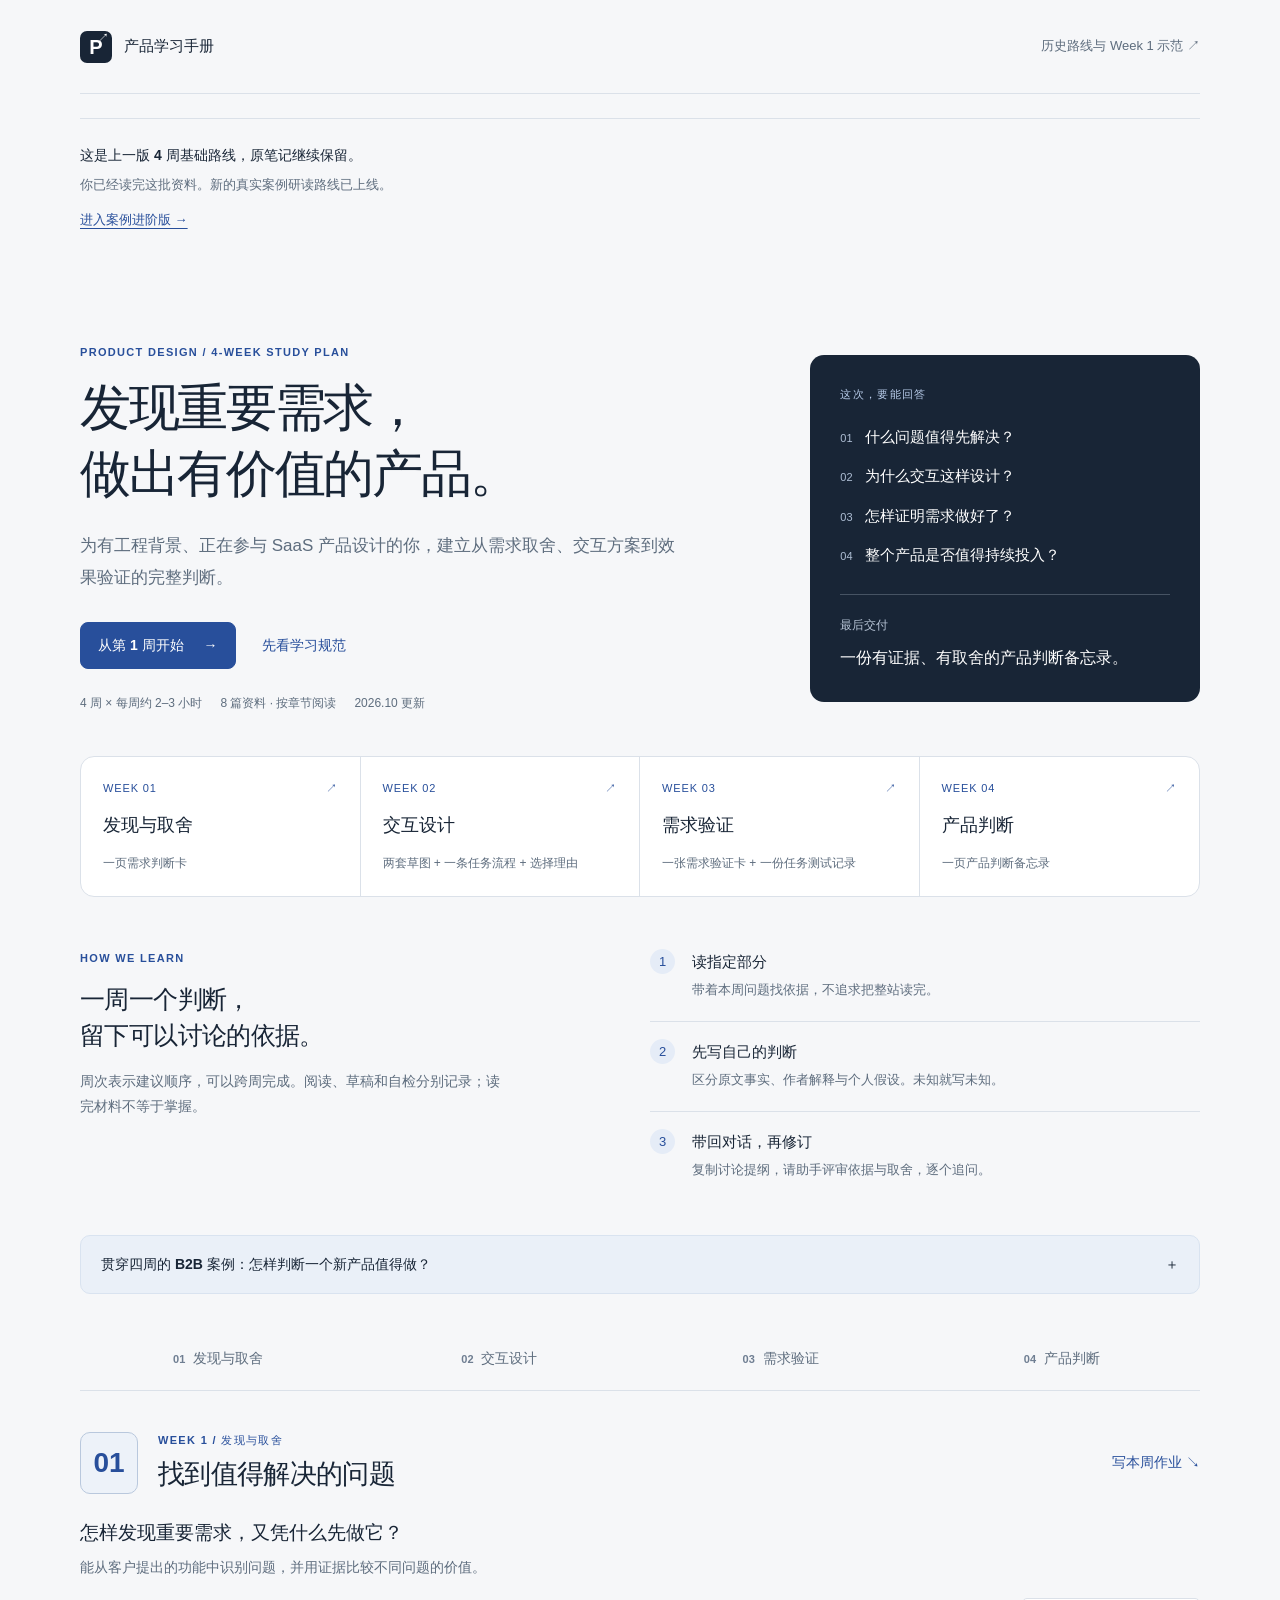
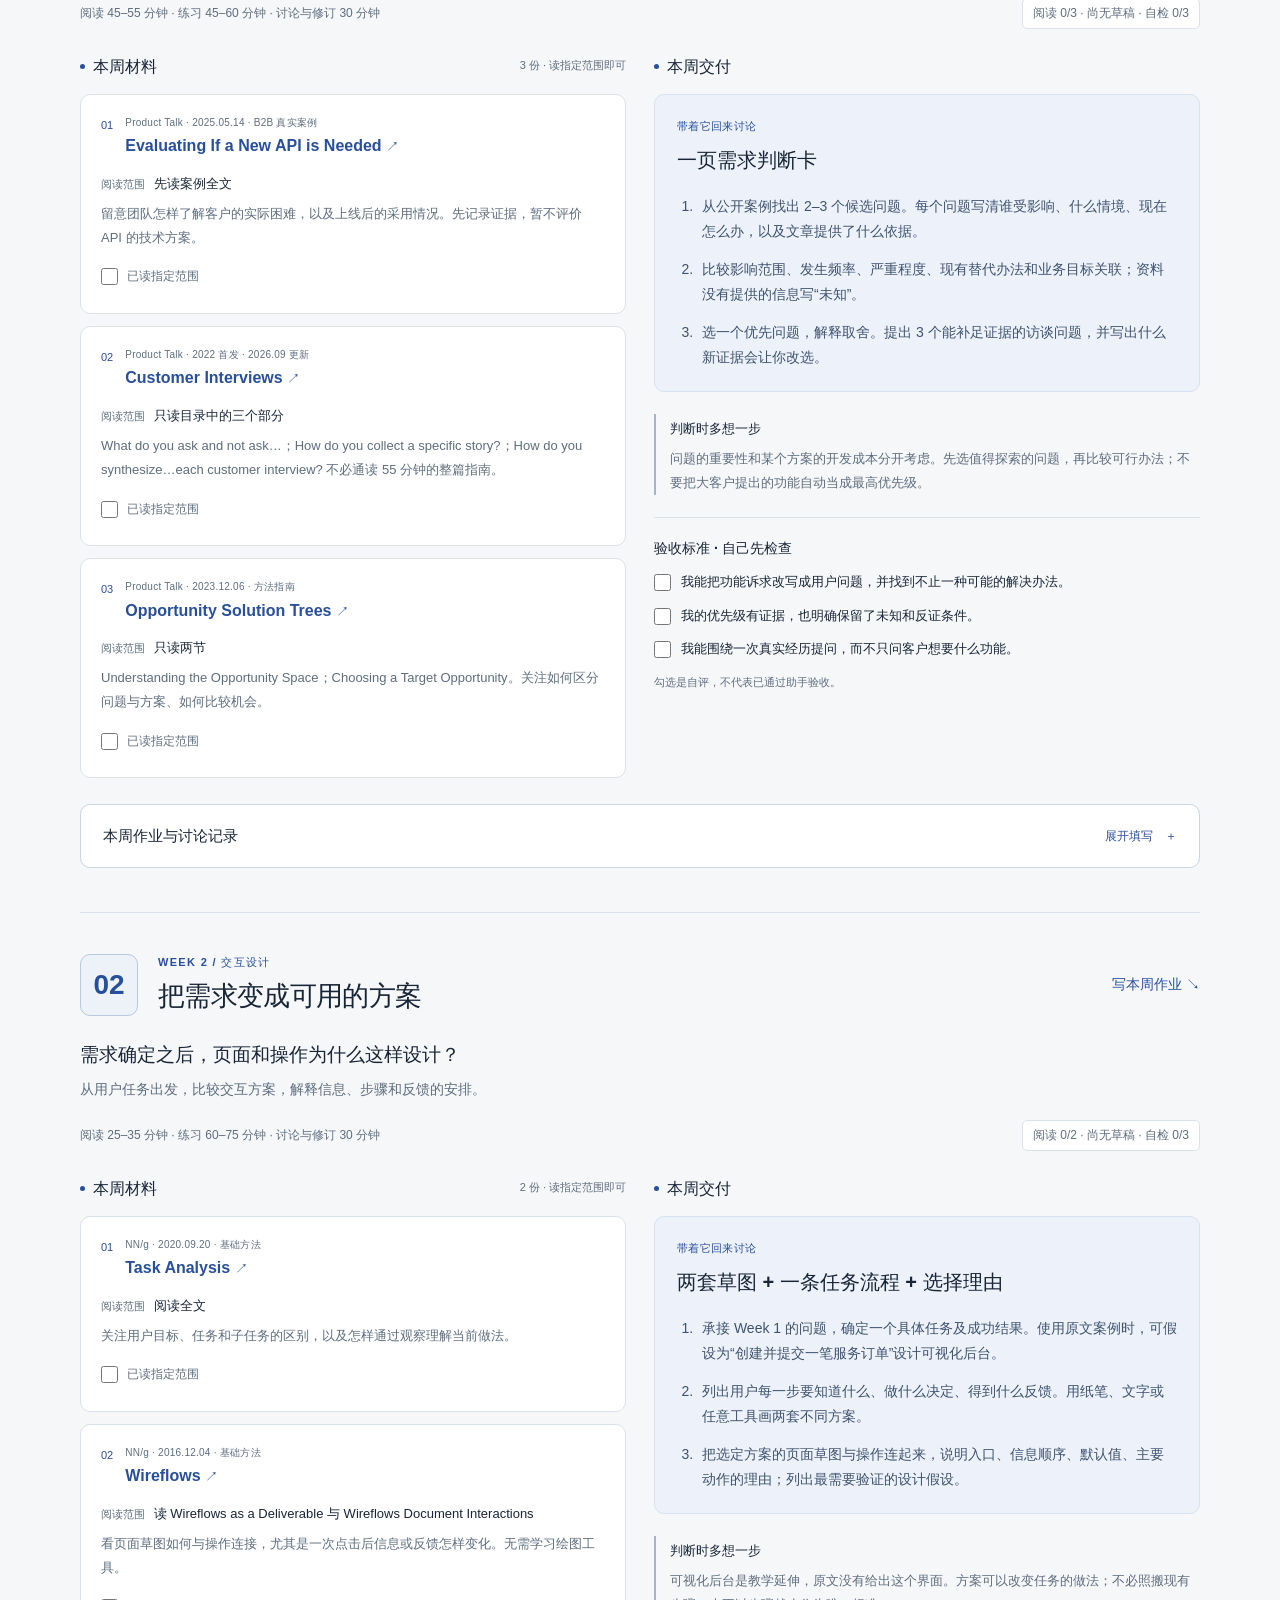
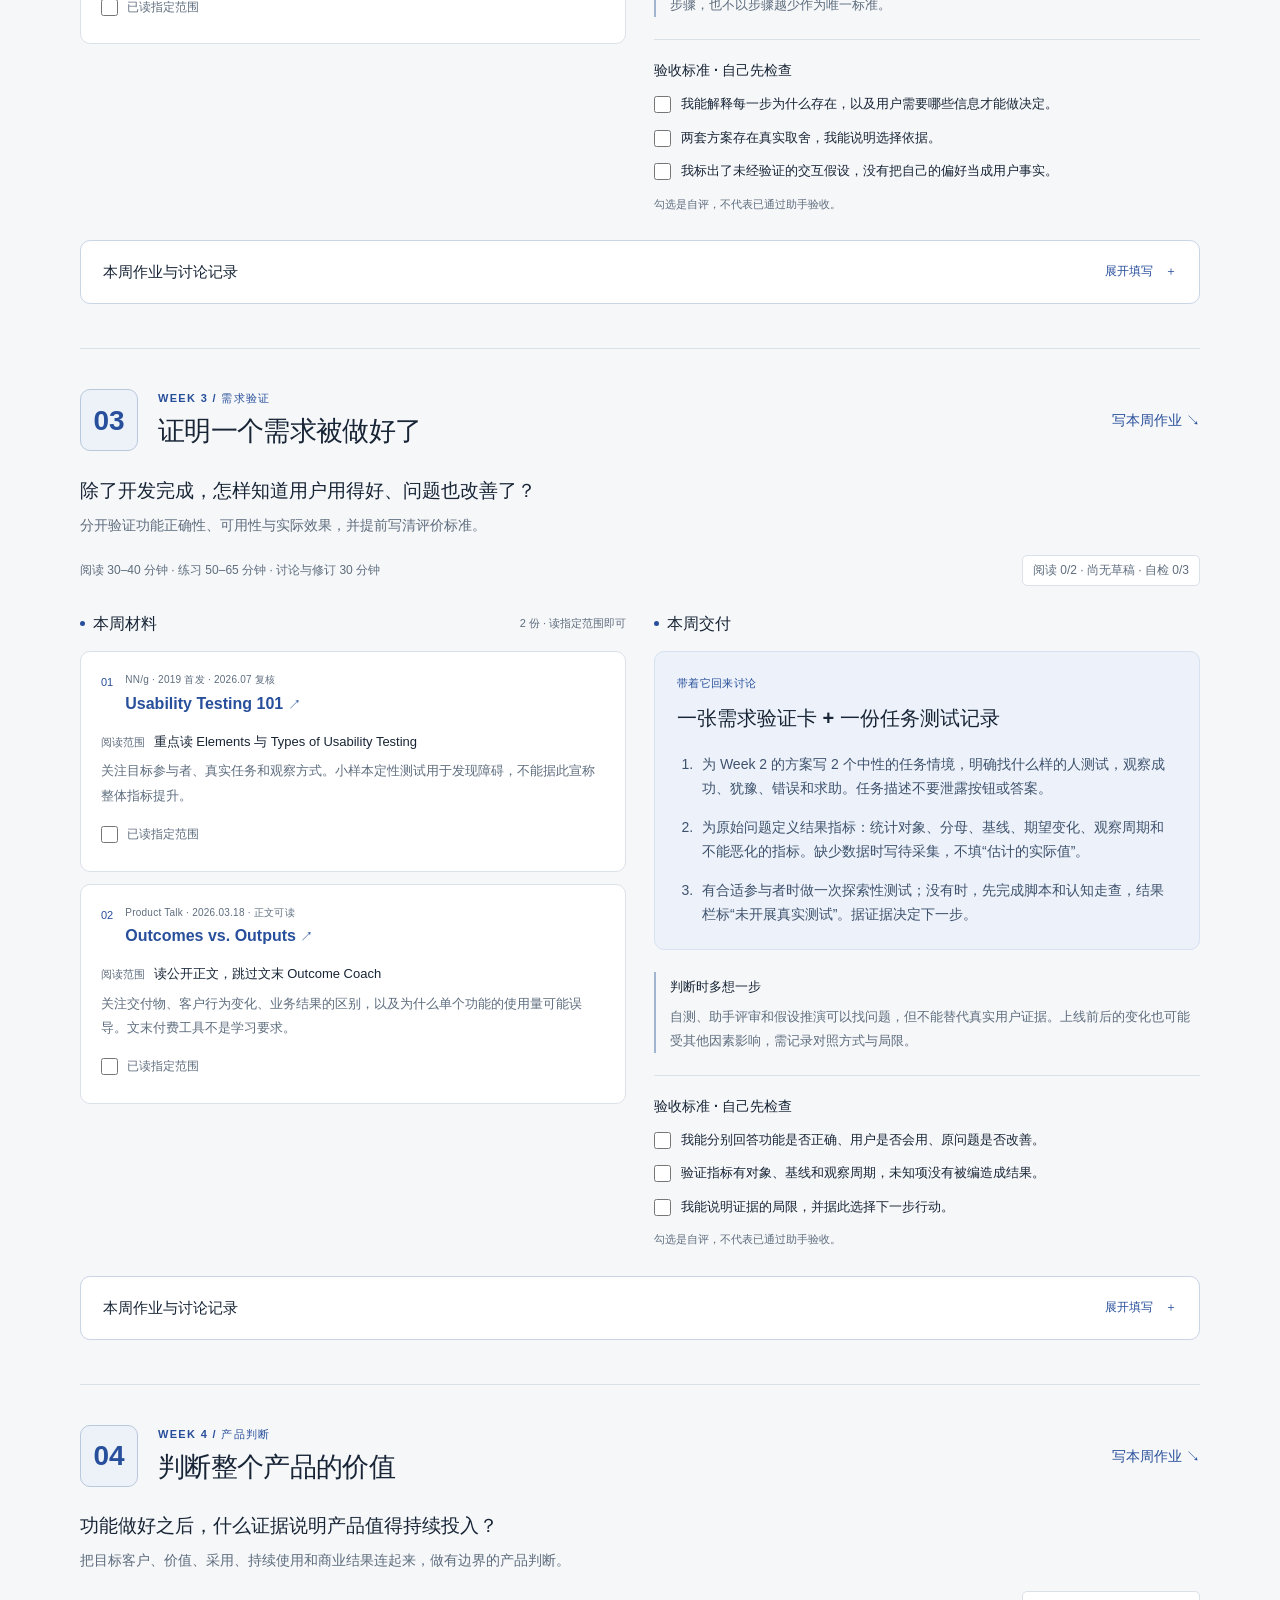
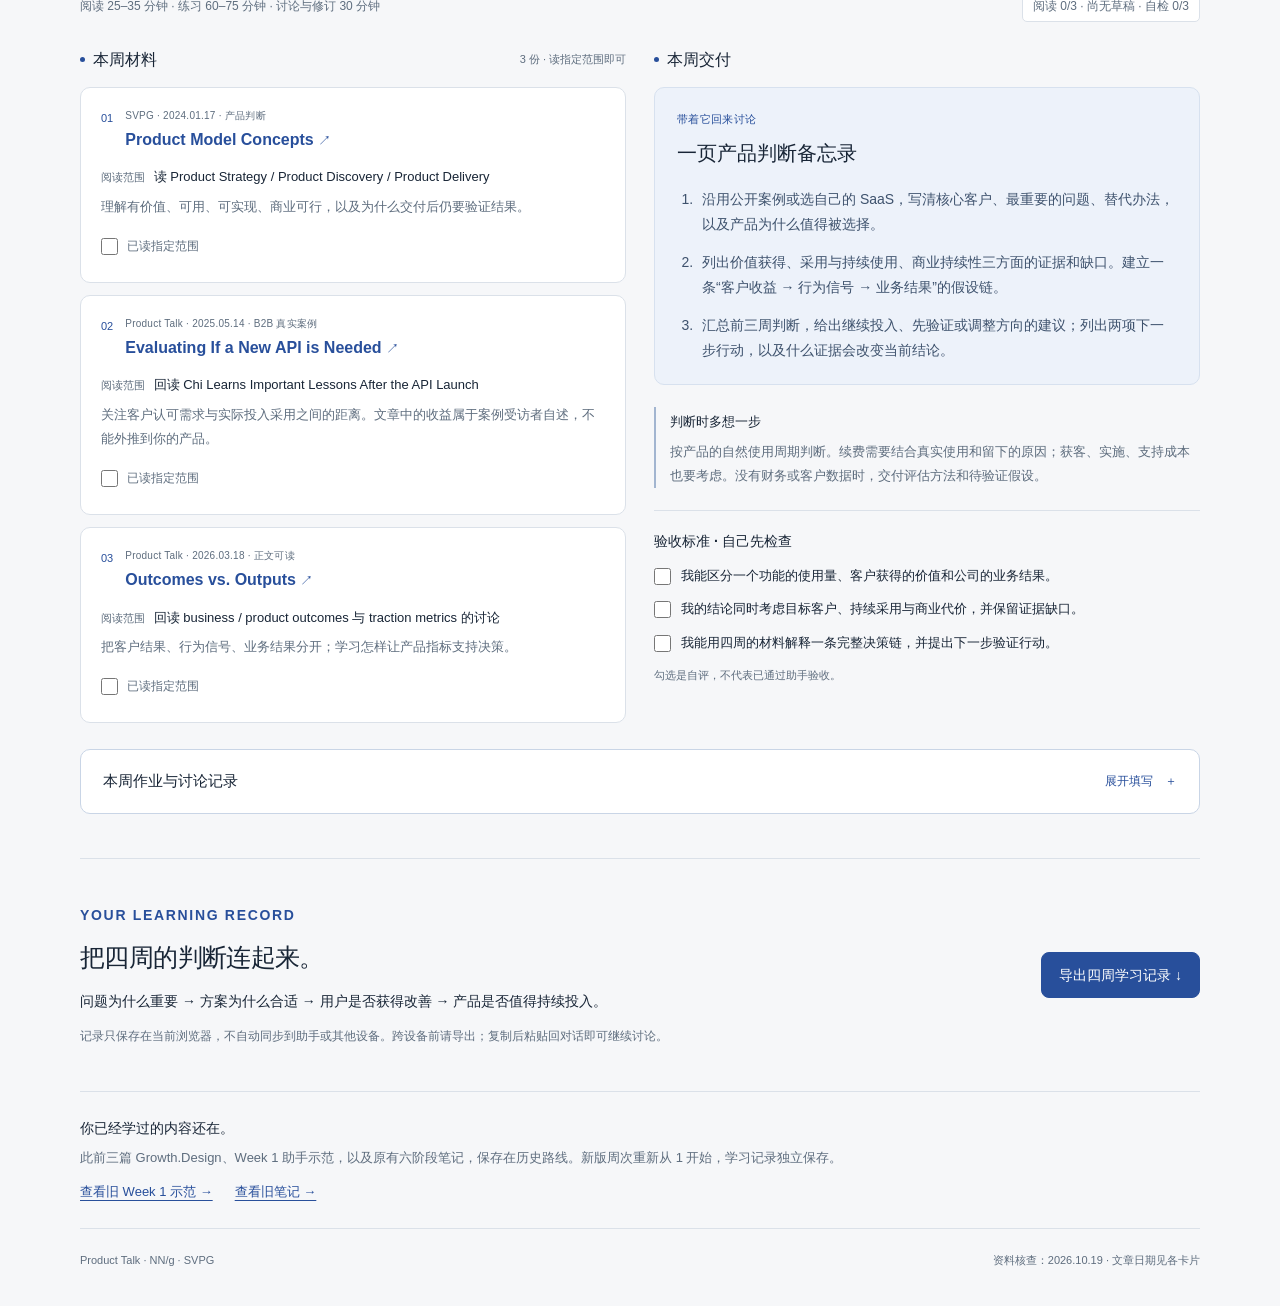
<file: product-design-foundations.html>
<!doctype html>
<html lang="zh-CN">
<head><meta charset="utf-8"><meta name="viewport" content="width=device-width, initial-scale=1"><title>4 周产品设计学习计划 · 从需求判断到产品验证</title><meta name="description" content="面向 SaaS 实践的 4 周产品设计计划：发现并选择重要需求，设计交互，验证需求效果，判断整个产品的价值。每周指定阅读、练习、自检与本地笔记。"><meta name="legacy-anchors" content="[&quot;storage-warning&quot;, &quot;doneCount&quot;, &quot;totalCount&quot;, &quot;progressFill&quot;, &quot;progressText&quot;, &quot;b2b-guide&quot;, &quot;b2b-guide-title&quot;, &quot;week1&quot;, &quot;week1-materials&quot;, &quot;read-headspace&quot;, &quot;read-mcdonalds&quot;, &quot;read-blinkist&quot;, &quot;week1-review&quot;, &quot;week1-review-title&quot;, &quot;w1-reading-status&quot;, &quot;w1-draft-status&quot;, &quot;w1-mark-read&quot;, &quot;week1-example&quot;, &quot;w1-use-example&quot;, &quot;example-status&quot;, &quot;week1-form&quot;, &quot;headspace-help&quot;, &quot;w1-headspace&quot;, &quot;mcdonalds-help&quot;, &quot;w1-mcdonalds&quot;, &quot;blinkist-help&quot;, &quot;w1-blinkist&quot;, &quot;synthesis-help&quot;, &quot;w1-synthesis&quot;, &quot;w1-question&quot;, &quot;w1-copy&quot;, &quot;w1-export&quot;, &quot;w1-save&quot;, &quot;w1-save-status&quot;, &quot;w1-check-status&quot;, &quot;w1-copy-dialog&quot;, &quot;w1-copy-title&quot;, &quot;w1-copy-text&quot;, &quot;week2&quot;, &quot;week2-b2b&quot;, &quot;week2-b2b-title&quot;, &quot;week3&quot;, &quot;week3-b2b&quot;, &quot;week3-b2b-title&quot;, &quot;week4&quot;, &quot;week4-b2b&quot;, &quot;week4-b2b-title&quot;, &quot;week5&quot;, &quot;week5-b2b&quot;, &quot;week5-b2b-title&quot;, &quot;week6&quot;, &quot;week6-b2b&quot;, &quot;week6-b2b-title&quot;, &quot;weekly-notes&quot;, &quot;notes-week&quot;, &quot;weekly-notes-hint&quot;, &quot;b2b-note-prompt&quot;, &quot;notes&quot;, &quot;notes-export&quot;, &quot;saveStatus&quot;]"><link rel="stylesheet" href="product-design.css?v=20261019"><script src="product-design.js?v=20261019" defer></script></head>
<body><a class="skip-link" href="#main">跳到学习内容</a><header class="site-header"><a class="brand" href="index.html"><span class="brand-mark" aria-hidden="true">P<span>↗</span></span><span>产品学习手册</span></a><a class="archive-link" href="foundations.html#week1-example">历史路线与 Week 1 示范 ↗</a></header>
<aside class="archive-note" style="width:min(1120px,calc(100% - 40px));margin:24px auto"><strong>这是上一版 4 周基础路线，原笔记继续保留。</strong><p>你已经读完这批资料。新的真实案例研读路线已上线。</p><a href="index.html">进入案例进阶版 →</a></aside><main id="main"><section class="hero" aria-labelledby="course-title"><div><p class="eyebrow">PRODUCT DESIGN / 4-WEEK STUDY PLAN</p><h1 id="course-title">发现重要需求，<br>做出有价值的产品。</h1><p class="hero-description">为有工程背景、正在参与 SaaS 产品设计的你，建立从需求取舍、交互方案到效果验证的完整判断。</p><div class="hero-actions"><a class="button" href="#pd-week1">从第 1 周开始 <span aria-hidden="true">→</span></a><a class="text-link" href="#learning-method">先看学习规范</a></div><div class="hero-meta"><span>4 周 × 每周约 2–3 小时</span><span>8 篇资料 · 按章节阅读</span><span>2026.10 更新</span></div></div><aside class="finish-card"><p class="eyebrow">这次，要能回答</p><ol><li>什么问题值得先解决？</li><li>为什么交互这样设计？</li><li>怎样证明需求做好了？</li><li>整个产品是否值得持续投入？</li></ol><p>最后交付<br><strong>一份有证据、有取舍的产品判断备忘录。</strong></p></aside></section>
<nav class="route-map" aria-label="四周学习路线"><a href="#pd-week1" class="route-item"><span class="route-top"><span>WEEK 01</span><span aria-hidden="true">↗</span></span><strong>发现与取舍</strong><span class="route-description">一页需求判断卡</span></a><a href="#pd-week2" class="route-item"><span class="route-top"><span>WEEK 02</span><span aria-hidden="true">↗</span></span><strong>交互设计</strong><span class="route-description">两套草图 + 一条任务流程 + 选择理由</span></a><a href="#pd-week3" class="route-item"><span class="route-top"><span>WEEK 03</span><span aria-hidden="true">↗</span></span><strong>需求验证</strong><span class="route-description">一张需求验证卡 + 一份任务测试记录</span></a><a href="#pd-week4" class="route-item"><span class="route-top"><span>WEEK 04</span><span aria-hidden="true">↗</span></span><strong>产品判断</strong><span class="route-description">一页产品判断备忘录</span></a></nav>
<section class="learning-method" id="learning-method" aria-labelledby="method-title"><div><p class="eyebrow">HOW WE LEARN</p><h2 id="method-title">一周一个判断，<br>留下可以讨论的依据。</h2><p class="muted">周次表示建议顺序，可以跨周完成。阅读、草稿和自检分别记录；读完材料不等于掌握。</p></div><ol class="method-steps"><li><strong>读指定部分</strong><span>带着本周问题找依据，不追求把整站读完。</span></li><li><strong>先写自己的判断</strong><span>区分原文事实、作者解释与个人假设。未知就写未知。</span></li><li><strong>带回对话，再修订</strong><span>复制讨论提纲，请助手评审依据与取舍，逐个追问。</span></li></ol></section>
<details class="case-guide"><summary>贯穿四周的 B2B 案例：怎样判断一个新产品值得做？<span aria-hidden="true">＋</span></summary><div><p>使用 Product Talk 的 <a href="https://www.producttalk.org/evaluating-a-new-api/" target="_blank" rel="noopener noreferrer">Evaluating If a New API is Needed（2025）↗</a>。案例团队调查了人工处理订单的困难，探索 API 产品；上线后，又面对部分大客户没有优先采用的问题。</p><p><strong>第 1 周</strong>比较需求与证据；<strong>第 2 周</strong>为其中一个任务构思可视化后台；<strong>第 3 周</strong>制定验证方法；<strong>第 4 周</strong>评估整个产品。第 2 周的界面是教学延伸，原文没有这个 UI；文章中的效果属于案例受访者陈述。</p><p class="muted">也可以换成你熟悉的 SaaS，但不必提供内部业务资料。没有真实用户或数据时，先交付验证方案，保留待验证项。</p></div></details>
<nav class="week-nav" aria-label="跳到本周"><a href="#pd-week1"><span>01</span> 发现与取舍</a><a href="#pd-week2"><span>02</span> 交互设计</a><a href="#pd-week3"><span>03</span> 需求验证</a><a href="#pd-week4"><span>04</span> 产品判断</a></nav>
<div id="storage-warning" class="storage-warning" role="alert" hidden></div><noscript><p class="storage-warning">阅读与练习要求可以直接查看。请启用 JavaScript 使用自动保存、复制和导出功能；未启用时填写的内容不会保存。</p></noscript>
<section class="week-section" id="pd-week1" data-week="1" aria-labelledby="title-week1">
    <header class="week-header"><div class="week-heading"><span class="big-number">01</span><div><p class="eyebrow">WEEK 1 / 发现与取舍</p><h2 id="title-week1">找到值得解决的问题</h2></div></div><a class="text-link" data-open-work="1" href="#work-week1">写本周作业 <span aria-hidden="true">↘</span></a></header>
    <p class="week-question">怎样发现重要需求，又凭什么先做它？</p><p class="week-goal">能从客户提出的功能中识别问题，并用证据比较不同问题的价值。</p>
    <div class="week-meta"><span>阅读 45–55 分钟 · 练习 45–60 分钟 · 讨论与修订 30 分钟</span><span class="week-status" id="status-week1">阅读 0/3 · 尚无草稿 · 自检 0/3</span></div>
    <div class="lesson-grid"><div class="materials"><h3><span class="section-dot"></span>本周材料 <small>3 份 · 读指定范围即可</small></h3><article class="reading" data-source="api">
      <div class="reading-top"><span class="reading-index">01</span><div><span class="source-meta">Product Talk · 2025.05.14 · B2B 真实案例</span><h4><a href="https://www.producttalk.org/evaluating-a-new-api/" target="_blank" rel="noopener noreferrer">Evaluating If a New API is Needed <span aria-hidden="true">↗</span></a></h4></div></div>
      <p class="scope"><strong>阅读范围</strong> 先读案例全文</p><p class="reading-guide">留意团队怎样了解客户的实际困难，以及上线后的采用情况。先记录证据，暂不评价 API 的技术方案。</p>
      <label class="read-toggle" for="w1-r-api"><input type="checkbox" id="w1-r-api" data-read="api">已读指定范围</label></article><article class="reading" data-source="interviews">
      <div class="reading-top"><span class="reading-index">02</span><div><span class="source-meta">Product Talk · 2022 首发 · 2026.09 更新</span><h4><a href="https://www.producttalk.org/customer-interviews/" target="_blank" rel="noopener noreferrer">Customer Interviews <span aria-hidden="true">↗</span></a></h4></div></div>
      <p class="scope"><strong>阅读范围</strong> 只读目录中的三个部分</p><p class="reading-guide">What do you ask and not ask…；How do you collect a specific story?；How do you synthesize…each customer interview? 不必通读 55 分钟的整篇指南。</p>
      <label class="read-toggle" for="w1-r-interviews"><input type="checkbox" id="w1-r-interviews" data-read="interviews">已读指定范围</label></article><article class="reading" data-source="ost">
      <div class="reading-top"><span class="reading-index">03</span><div><span class="source-meta">Product Talk · 2023.12.06 · 方法指南</span><h4><a href="https://www.producttalk.org/opportunity-solution-trees/" target="_blank" rel="noopener noreferrer">Opportunity Solution Trees <span aria-hidden="true">↗</span></a></h4></div></div>
      <p class="scope"><strong>阅读范围</strong> 只读两节</p><p class="reading-guide">Understanding the Opportunity Space；Choosing a Target Opportunity。关注如何区分问题与方案、如何比较机会。</p>
      <label class="read-toggle" for="w1-r-ost"><input type="checkbox" id="w1-r-ost" data-read="ost">已读指定范围</label></article></div>
    <div class="practice"><h3><span class="section-dot"></span>本周交付</h3><div class="assignment"><p class="output-label">带着它回来讨论</p><h4>一页需求判断卡</h4><ol><li>从公开案例找出 2–3 个候选问题。每个问题写清谁受影响、什么情境、现在怎么办，以及文章提供了什么依据。</li><li>比较影响范围、发生频率、严重程度、现有替代办法和业务目标关联；资料没有提供的信息写“未知”。</li><li>选一个优先问题，解释取舍。提出 3 个能补足证据的访谈问题，并写出什么新证据会让你改选。</li></ol></div><aside class="thinking-note"><strong>判断时多想一步</strong><p>问题的重要性和某个方案的开发成本分开考虑。先选值得探索的问题，再比较可行办法；不要把大客户提出的功能自动当成最高优先级。</p></aside><div class="rubric"><h4>验收标准 · 自己先检查</h4><label class="check-item" for="w1-c1"><input type="checkbox" id="w1-c1" data-check="c1"><span>我能把功能诉求改写成用户问题，并找到不止一种可能的解决办法。</span></label><label class="check-item" for="w1-c2"><input type="checkbox" id="w1-c2" data-check="c2"><span>我的优先级有证据，也明确保留了未知和反证条件。</span></label><label class="check-item" for="w1-c3"><input type="checkbox" id="w1-c3" data-check="c3"><span>我能围绕一次真实经历提问，而不只问客户想要什么功能。</span></label><p class="small muted">勾选是自评，不代表已通过助手验收。</p></div></div></div>
    <details class="workbook" id="work-week1"><summary><span>本周作业与讨论记录</span><span class="workbook-hint">展开填写 <span aria-hidden="true">＋</span></span></summary><div class="workbook-body"><p class="muted small">可以先写一题。草图可用文字表达，或在回到对话时附上图片。输入后自动保存在当前浏览器。</p><div class="answers"><div class="answer"><label for="w1-evidence">01 · 候选问题与证据</label><textarea id="w1-evidence" data-answer="evidence" rows="6" placeholder="问题 A / B / C：
目标客户、发生情境、当前办法：
原文依据（章节或事实）：
未知的信息："></textarea></div><div class="answer"><label for="w1-priority">02 · 优先选择与取舍</label><textarea id="w1-priority" data-answer="priority" rows="6" placeholder="我先探索的问题：
它比另两个更重要的依据：
对客户与业务的影响：
会让我改变判断的新证据："></textarea></div><div class="answer"><label for="w1-research">03 · 怎样继续发现需求</label><textarea id="w1-research" data-answer="research" rows="6" placeholder="想核实的疑点：
3 个围绕过去真实经历的问题：
还会观察哪些操作、查哪些记录："></textarea></div><div class="answer"><label for="w1-revision">04 · 讨论后的修正 / 尚未解决的问题</label><textarea id="w1-revision" data-answer="revision" rows="6" placeholder="我最不确定的是：
讨论后修改了什么判断，为什么："></textarea></div></div><div class="workbook-tools"><div class="button-row"><button type="button" data-copy-week="1">复制讨论提纲</button><button type="button" class="secondary" data-export-week="1">导出本周 Markdown</button></div><span id="save-week1" class="save-status" role="status">尚未填写</span></div></div></details>
    </section><section class="week-section" id="pd-week2" data-week="2" aria-labelledby="title-week2">
    <header class="week-header"><div class="week-heading"><span class="big-number">02</span><div><p class="eyebrow">WEEK 2 / 交互设计</p><h2 id="title-week2">把需求变成可用的方案</h2></div></div><a class="text-link" data-open-work="2" href="#work-week2">写本周作业 <span aria-hidden="true">↘</span></a></header>
    <p class="week-question">需求确定之后，页面和操作为什么这样设计？</p><p class="week-goal">从用户任务出发，比较交互方案，解释信息、步骤和反馈的安排。</p>
    <div class="week-meta"><span>阅读 25–35 分钟 · 练习 60–75 分钟 · 讨论与修订 30 分钟</span><span class="week-status" id="status-week2">阅读 0/2 · 尚无草稿 · 自检 0/3</span></div>
    <div class="lesson-grid"><div class="materials"><h3><span class="section-dot"></span>本周材料 <small>2 份 · 读指定范围即可</small></h3><article class="reading" data-source="task">
      <div class="reading-top"><span class="reading-index">01</span><div><span class="source-meta">NN/g · 2020.09.20 · 基础方法</span><h4><a href="https://www.nngroup.com/articles/task-analysis/" target="_blank" rel="noopener noreferrer">Task Analysis <span aria-hidden="true">↗</span></a></h4></div></div>
      <p class="scope"><strong>阅读范围</strong> 阅读全文</p><p class="reading-guide">关注用户目标、任务和子任务的区别，以及怎样通过观察理解当前做法。</p>
      <label class="read-toggle" for="w2-r-task"><input type="checkbox" id="w2-r-task" data-read="task">已读指定范围</label></article><article class="reading" data-source="wire">
      <div class="reading-top"><span class="reading-index">02</span><div><span class="source-meta">NN/g · 2016.12.04 · 基础方法</span><h4><a href="https://www.nngroup.com/articles/wireflows/" target="_blank" rel="noopener noreferrer">Wireflows <span aria-hidden="true">↗</span></a></h4></div></div>
      <p class="scope"><strong>阅读范围</strong> 读 Wireflows as a Deliverable 与 Wireflows Document Interactions</p><p class="reading-guide">看页面草图如何与操作连接，尤其是一次点击后信息或反馈怎样变化。无需学习绘图工具。</p>
      <label class="read-toggle" for="w2-r-wire"><input type="checkbox" id="w2-r-wire" data-read="wire">已读指定范围</label></article></div>
    <div class="practice"><h3><span class="section-dot"></span>本周交付</h3><div class="assignment"><p class="output-label">带着它回来讨论</p><h4>两套草图 + 一条任务流程 + 选择理由</h4><ol><li>承接 Week 1 的问题，确定一个具体任务及成功结果。使用原文案例时，可假设为“创建并提交一笔服务订单”设计可视化后台。</li><li>列出用户每一步要知道什么、做什么决定、得到什么反馈。用纸笔、文字或任意工具画两套不同方案。</li><li>把选定方案的页面草图与操作连起来，说明入口、信息顺序、默认值、主要动作的理由；列出最需要验证的设计假设。</li></ol></div><aside class="thinking-note"><strong>判断时多想一步</strong><p>可视化后台是教学延伸，原文没有给出这个界面。方案可以改变任务的做法；不必照搬现有步骤，也不以步骤越少作为唯一标准。</p></aside><div class="rubric"><h4>验收标准 · 自己先检查</h4><label class="check-item" for="w2-c1"><input type="checkbox" id="w2-c1" data-check="c1"><span>我能解释每一步为什么存在，以及用户需要哪些信息才能做决定。</span></label><label class="check-item" for="w2-c2"><input type="checkbox" id="w2-c2" data-check="c2"><span>两套方案存在真实取舍，我能说明选择依据。</span></label><label class="check-item" for="w2-c3"><input type="checkbox" id="w2-c3" data-check="c3"><span>我标出了未经验证的交互假设，没有把自己的偏好当成用户事实。</span></label><p class="small muted">勾选是自评，不代表已通过助手验收。</p></div></div></div>
    <details class="workbook" id="work-week2"><summary><span>本周作业与讨论记录</span><span class="workbook-hint">展开填写 <span aria-hidden="true">＋</span></span></summary><div class="workbook-body"><p class="muted small">可以先写一题。草图可用文字表达，或在回到对话时附上图片。输入后自动保存在当前浏览器。</p><div class="answers"><div class="answer"><label for="w2-task">01 · 用户任务与成功情境</label><textarea id="w2-task" data-answer="task" rows="6" placeholder="承接的用户问题：
任务从哪里开始，到哪里算成功：
现有做法与最主要困难：
每一步需要的信息与决定："></textarea></div><div class="answer"><label for="w2-options">02 · 两套方案的比较</label><textarea id="w2-options" data-answer="options" rows="6" placeholder="方案 A：
方案 B：
各自的优势、代价与适用条件：
我选择哪一个，为什么："></textarea></div><div class="answer"><label for="w2-flow">03 · 页面与操作如何连接</label><textarea id="w2-flow" data-answer="flow" rows="6" placeholder="按“看到的信息 → 用户动作 → 界面反馈”描述：
草图链接或文字草图：
入口、默认值与信息顺序的理由："></textarea></div><div class="answer"><label for="w2-revision">04 · 设计假设与讨论后的修正</label><textarea id="w2-revision" data-answer="revision" rows="6" placeholder="最不确定的设计判断：
怎样观察它是否成立：
讨论后改变了什么："></textarea></div></div><div class="workbook-tools"><div class="button-row"><button type="button" data-copy-week="2">复制讨论提纲</button><button type="button" class="secondary" data-export-week="2">导出本周 Markdown</button></div><span id="save-week2" class="save-status" role="status">尚未填写</span></div></div></details>
    </section><section class="week-section" id="pd-week3" data-week="3" aria-labelledby="title-week3">
    <header class="week-header"><div class="week-heading"><span class="big-number">03</span><div><p class="eyebrow">WEEK 3 / 需求验证</p><h2 id="title-week3">证明一个需求被做好了</h2></div></div><a class="text-link" data-open-work="3" href="#work-week3">写本周作业 <span aria-hidden="true">↘</span></a></header>
    <p class="week-question">除了开发完成，怎样知道用户用得好、问题也改善了？</p><p class="week-goal">分开验证功能正确性、可用性与实际效果，并提前写清评价标准。</p>
    <div class="week-meta"><span>阅读 30–40 分钟 · 练习 50–65 分钟 · 讨论与修订 30 分钟</span><span class="week-status" id="status-week3">阅读 0/2 · 尚无草稿 · 自检 0/3</span></div>
    <div class="lesson-grid"><div class="materials"><h3><span class="section-dot"></span>本周材料 <small>2 份 · 读指定范围即可</small></h3><article class="reading" data-source="usability">
      <div class="reading-top"><span class="reading-index">01</span><div><span class="source-meta">NN/g · 2019 首发 · 2026.07 复核</span><h4><a href="https://www.nngroup.com/articles/usability-testing-101/" target="_blank" rel="noopener noreferrer">Usability Testing 101 <span aria-hidden="true">↗</span></a></h4></div></div>
      <p class="scope"><strong>阅读范围</strong> 重点读 Elements 与 Types of Usability Testing</p><p class="reading-guide">关注目标参与者、真实任务和观察方式。小样本定性测试用于发现障碍，不能据此宣称整体指标提升。</p>
      <label class="read-toggle" for="w3-r-usability"><input type="checkbox" id="w3-r-usability" data-read="usability">已读指定范围</label></article><article class="reading" data-source="outcomes">
      <div class="reading-top"><span class="reading-index">02</span><div><span class="source-meta">Product Talk · 2026.03.18 · 正文可读</span><h4><a href="https://www.producttalk.org/outcomes-vs-outputs/" target="_blank" rel="noopener noreferrer">Outcomes vs. Outputs <span aria-hidden="true">↗</span></a></h4></div></div>
      <p class="scope"><strong>阅读范围</strong> 读公开正文，跳过文末 Outcome Coach</p><p class="reading-guide">关注交付物、客户行为变化、业务结果的区别，以及为什么单个功能的使用量可能误导。文末付费工具不是学习要求。</p>
      <label class="read-toggle" for="w3-r-outcomes"><input type="checkbox" id="w3-r-outcomes" data-read="outcomes">已读指定范围</label></article></div>
    <div class="practice"><h3><span class="section-dot"></span>本周交付</h3><div class="assignment"><p class="output-label">带着它回来讨论</p><h4>一张需求验证卡 + 一份任务测试记录</h4><ol><li>为 Week 2 的方案写 2 个中性的任务情境，明确找什么样的人测试，观察成功、犹豫、错误和求助。任务描述不要泄露按钮或答案。</li><li>为原始问题定义结果指标：统计对象、分母、基线、期望变化、观察周期和不能恶化的指标。缺少数据时写待采集，不填“估计的实际值”。</li><li>有合适参与者时做一次探索性测试；没有时，先完成脚本和认知走查，结果栏标“未开展真实测试”。据证据决定下一步。</li></ol></div><aside class="thinking-note"><strong>判断时多想一步</strong><p>自测、助手评审和假设推演可以找问题，但不能替代真实用户证据。上线前后的变化也可能受其他因素影响，需记录对照方式与局限。</p></aside><div class="rubric"><h4>验收标准 · 自己先检查</h4><label class="check-item" for="w3-c1"><input type="checkbox" id="w3-c1" data-check="c1"><span>我能分别回答功能是否正确、用户是否会用、原问题是否改善。</span></label><label class="check-item" for="w3-c2"><input type="checkbox" id="w3-c2" data-check="c2"><span>验证指标有对象、基线和观察周期，未知项没有被编造成结果。</span></label><label class="check-item" for="w3-c3"><input type="checkbox" id="w3-c3" data-check="c3"><span>我能说明证据的局限，并据此选择下一步行动。</span></label><p class="small muted">勾选是自评，不代表已通过助手验收。</p></div></div></div>
    <details class="workbook" id="work-week3"><summary><span>本周作业与讨论记录</span><span class="workbook-hint">展开填写 <span aria-hidden="true">＋</span></span></summary><div class="workbook-body"><p class="muted small">可以先写一题。草图可用文字表达，或在回到对话时附上图片。输入后自动保存在当前浏览器。</p><div class="answers"><div class="answer"><label for="w3-test">01 · 可用性测试怎么做</label><textarea id="w3-test" data-answer="test" rows="6" placeholder="目标参与者：
两个不提示答案的任务：
成功判定与观察点：
原型或方案引用："></textarea></div><div class="answer"><label for="w3-metric">02 · 需求效果怎么判断</label><textarea id="w3-metric" data-answer="metric" rows="6" placeholder="原始问题与预期结果：
指标定义、对象与分母：
基线 / 目标 / 周期（未知则标待采集）：
不能恶化的指标：
比较方式与干扰因素："></textarea></div><div class="answer"><label for="w3-evidence">03 · 观察到了什么</label><textarea id="w3-evidence" data-answer="evidence" rows="6" placeholder="证据类型：真实用户测试 / 自测 / 方案推演 / 尚未测试
观察事实：
我的解释：
证据还不能支持哪些结论："></textarea></div><div class="answer"><label for="w3-revision">04 · 决策与讨论后的修正</label><textarea id="w3-revision" data-answer="revision" rows="6" placeholder="继续发布、修改方案还是补充验证：
依据：
下一步最小验证行动：
讨论后的修正："></textarea></div></div><div class="workbook-tools"><div class="button-row"><button type="button" data-copy-week="3">复制讨论提纲</button><button type="button" class="secondary" data-export-week="3">导出本周 Markdown</button></div><span id="save-week3" class="save-status" role="status">尚未填写</span></div></div></details>
    </section><section class="week-section" id="pd-week4" data-week="4" aria-labelledby="title-week4">
    <header class="week-header"><div class="week-heading"><span class="big-number">04</span><div><p class="eyebrow">WEEK 4 / 产品判断</p><h2 id="title-week4">判断整个产品的价值</h2></div></div><a class="text-link" data-open-work="4" href="#work-week4">写本周作业 <span aria-hidden="true">↘</span></a></header>
    <p class="week-question">功能做好之后，什么证据说明产品值得持续投入？</p><p class="week-goal">把目标客户、价值、采用、持续使用和商业结果连起来，做有边界的产品判断。</p>
    <div class="week-meta"><span>阅读 25–35 分钟 · 练习 60–75 分钟 · 讨论与修订 30 分钟</span><span class="week-status" id="status-week4">阅读 0/3 · 尚无草稿 · 自检 0/3</span></div>
    <div class="lesson-grid"><div class="materials"><h3><span class="section-dot"></span>本周材料 <small>3 份 · 读指定范围即可</small></h3><article class="reading" data-source="svpg">
      <div class="reading-top"><span class="reading-index">01</span><div><span class="source-meta">SVPG · 2024.01.17 · 产品判断</span><h4><a href="https://www.svpg.com/product-model-concepts/" target="_blank" rel="noopener noreferrer">Product Model Concepts <span aria-hidden="true">↗</span></a></h4></div></div>
      <p class="scope"><strong>阅读范围</strong> 读 Product Strategy / Product Discovery / Product Delivery</p><p class="reading-guide">理解有价值、可用、可实现、商业可行，以及为什么交付后仍要验证结果。</p>
      <label class="read-toggle" for="w4-r-svpg"><input type="checkbox" id="w4-r-svpg" data-read="svpg">已读指定范围</label></article><article class="reading" data-source="api">
      <div class="reading-top"><span class="reading-index">02</span><div><span class="source-meta">Product Talk · 2025.05.14 · B2B 真实案例</span><h4><a href="https://www.producttalk.org/evaluating-a-new-api/" target="_blank" rel="noopener noreferrer">Evaluating If a New API is Needed <span aria-hidden="true">↗</span></a></h4></div></div>
      <p class="scope"><strong>阅读范围</strong> 回读 Chi Learns Important Lessons After the API Launch</p><p class="reading-guide">关注客户认可需求与实际投入采用之间的距离。文章中的收益属于案例受访者自述，不能外推到你的产品。</p>
      <label class="read-toggle" for="w4-r-api"><input type="checkbox" id="w4-r-api" data-read="api">已读指定范围</label></article><article class="reading" data-source="outcomes">
      <div class="reading-top"><span class="reading-index">03</span><div><span class="source-meta">Product Talk · 2026.03.18 · 正文可读</span><h4><a href="https://www.producttalk.org/outcomes-vs-outputs/" target="_blank" rel="noopener noreferrer">Outcomes vs. Outputs <span aria-hidden="true">↗</span></a></h4></div></div>
      <p class="scope"><strong>阅读范围</strong> 回读 business / product outcomes 与 traction metrics 的讨论</p><p class="reading-guide">把客户结果、行为信号、业务结果分开；学习怎样让产品指标支持决策。</p>
      <label class="read-toggle" for="w4-r-outcomes"><input type="checkbox" id="w4-r-outcomes" data-read="outcomes">已读指定范围</label></article></div>
    <div class="practice"><h3><span class="section-dot"></span>本周交付</h3><div class="assignment"><p class="output-label">带着它回来讨论</p><h4>一页产品判断备忘录</h4><ol><li>沿用公开案例或选自己的 SaaS，写清核心客户、最重要的问题、替代办法，以及产品为什么值得被选择。</li><li>列出价值获得、采用与持续使用、商业持续性三方面的证据和缺口。建立一条“客户收益 → 行为信号 → 业务结果”的假设链。</li><li>汇总前三周判断，给出继续投入、先验证或调整方向的建议；列出两项下一步行动，以及什么证据会改变当前结论。</li></ol></div><aside class="thinking-note"><strong>判断时多想一步</strong><p>按产品的自然使用周期判断。续费需要结合真实使用和留下的原因；获客、实施、支持成本也要考虑。没有财务或客户数据时，交付评估方法和待验证假设。</p></aside><div class="rubric"><h4>验收标准 · 自己先检查</h4><label class="check-item" for="w4-c1"><input type="checkbox" id="w4-c1" data-check="c1"><span>我能区分一个功能的使用量、客户获得的价值和公司的业务结果。</span></label><label class="check-item" for="w4-c2"><input type="checkbox" id="w4-c2" data-check="c2"><span>我的结论同时考虑目标客户、持续采用与商业代价，并保留证据缺口。</span></label><label class="check-item" for="w4-c3"><input type="checkbox" id="w4-c3" data-check="c3"><span>我能用四周的材料解释一条完整决策链，并提出下一步验证行动。</span></label><p class="small muted">勾选是自评，不代表已通过助手验收。</p></div></div></div>
    <details class="workbook" id="work-week4"><summary><span>本周作业与讨论记录</span><span class="workbook-hint">展开填写 <span aria-hidden="true">＋</span></span></summary><div class="workbook-body"><p class="muted small">可以先写一题。草图可用文字表达，或在回到对话时附上图片。输入后自动保存在当前浏览器。</p><div class="answers"><div class="answer"><label for="w4-value">01 · 为谁创造什么价值</label><textarea id="w4-value" data-answer="value" rows="6" placeholder="目标客户与使用情境：
重要问题与现有替代办法：
产品的价值主张与选择理由：
目前的事实 / 假设："></textarea></div><div class="answer"><label for="w4-outcomes">02 · 产品成功的证据链</label><textarea id="w4-outcomes" data-answer="outcomes" rows="6" placeholder="客户具体得到什么改善：
哪些行为是领先信号，为什么：
希望改善的业务结果：
观察周期与分组方式："></textarea></div><div class="answer"><label for="w4-health">03 · 整个产品的判断</label><textarea id="w4-health" data-answer="health" rows="6" placeholder="价值是否获得：证据 / 未知
采用与持续使用：证据 / 未知
商业持续性：收入与获客、实施、支持成本 / 未知
相互冲突或需要权衡的信号："></textarea></div><div class="answer"><label for="w4-revision">04 · 我的产品判断备忘录</label><textarea id="w4-revision" data-answer="revision" rows="6" placeholder="当前结论与适用范围：
支持结论的关键证据：
最重要的两个下一步行动：
改变结论的条件：
讨论后的修正："></textarea></div></div><div class="workbook-tools"><div class="button-row"><button type="button" data-copy-week="4">复制讨论提纲</button><button type="button" class="secondary" data-export-week="4">导出本周 Markdown</button></div><span id="save-week4" class="save-status" role="status">尚未填写</span></div></div></details>
    </section>
<section class="closing" id="course-review"><div><p class="eyebrow">YOUR LEARNING RECORD</p><h2>把四周的判断连起来。</h2><p>问题为什么重要 → 方案为什么合适 → 用户是否获得改善 → 产品是否值得持续投入。</p><p class="small muted">记录只保存在当前浏览器，不自动同步到助手或其他设备。跨设备前请导出；复制后粘贴回对话即可继续讨论。</p></div><button type="button" id="export-all">导出四周学习记录 ↓</button></section>
<aside class="archive-note"><strong>你已经学过的内容还在。</strong><p>此前三篇 Growth.Design、Week 1 助手示范，以及原有六阶段笔记，保存在历史路线。新版周次重新从 1 开始，学习记录独立保存。</p><div><a href="foundations.html#week1-example">查看旧 Week 1 示范 →</a><a href="foundations.html#weekly-notes">查看旧笔记 →</a></div></aside>
</main><footer><span>Product Talk · NN/g · SVPG</span><span>资料核查：2026.10.19 · 文章日期见各卡片</span></footer>
<dialog id="copy-dialog" aria-labelledby="copy-title"><h2 id="copy-title">复制讨论提纲</h2><p>自动复制不可用，请选中下面的文字手动复制。</p><label class="sr-only" for="copy-content">讨论提纲全文</label><textarea id="copy-content" readonly rows="14"></textarea><form method="dialog"><button>关闭</button></form></dialog>
</body></html>
</file>
<file: product-design.css>
:root{--bg:#f6f7f9;--paper:#fff;--ink:#182536;--muted:#5e6d7e;--line:#dbe1e9;--blue:#284f9b;--light:#edf2fa;--green:#235d48;--radius:14px;font-family:-apple-system,BlinkMacSystemFont,"Segoe UI","PingFang SC","Hiragino Sans GB","Microsoft YaHei",sans-serif;color:var(--ink);background:var(--bg);font-synthesis:none}
*{box-sizing:border-box}html{scroll-behavior:auto;scroll-padding-top:86px}body{margin:0;line-height:1.75}a{color:var(--blue);text-underline-offset:4px}button,input,textarea{font:inherit}button,a,input,textarea,summary{-webkit-tap-highlight-color:transparent}button,a,input,textarea,summary{touch-action:manipulation}:focus-visible{outline:3px solid #4079d1;outline-offset:4px}button{cursor:pointer}button,.button{display:inline-flex;align-items:center;justify-content:center;gap:20px;min-height:44px;border:1px solid var(--blue);background:var(--blue);color:white;border-radius:8px;padding:10px 17px;font-size:14px;font-weight:650;text-decoration:none}button:hover,.button:hover{background:#1c3d7b}.secondary{background:white;color:var(--blue);border-color:#bac9df}.secondary:hover{background:var(--light)}button:disabled{opacity:.6;cursor:default}p{margin:0 0 12px}h1,h2,h3,h4{line-height:1.45;margin:0}h2{font-size:28px;letter-spacing:-.025em}h3{font-size:16px}h4{font-size:17px}.muted{color:var(--muted)}.small{font-size:13px}.eyebrow{font-size:11px;font-weight:750;letter-spacing:.12em;color:var(--blue);margin:0 0 12px}.text-link{font-size:14px;font-weight:650;text-decoration:none;white-space:nowrap}.text-link:hover{text-decoration:underline}main,.site-header,footer{width:min(1120px,calc(100% - 64px));margin:auto}.site-header{height:94px;display:flex;align-items:center;justify-content:space-between;gap:20px;border-bottom:1px solid var(--line)}.brand{display:flex;align-items:center;gap:12px;color:var(--ink);font-size:15px;font-weight:700;text-decoration:none}.brand-mark{position:relative;background:var(--ink);color:white;border-radius:7px;width:32px;height:32px;display:grid;place-items:center;font-size:20px;line-height:1}.brand-mark span{font-size:12px;position:absolute;top:1px;right:3px}.archive-link{font-size:13px;color:var(--muted);text-decoration:none}.archive-link:hover{color:var(--blue);text-decoration:underline}.hero{display:grid;grid-template-columns:minmax(0,1.7fr) minmax(0,1fr);gap:68px;align-items:center;padding:64px 0 42px}.hero h1{font-size:clamp(34px,4vw,52px);line-height:1.3;letter-spacing:-.045em;margin-bottom:22px;font-weight:760}.hero-description{font-size:17px;line-height:1.9;color:var(--muted);max-width:610px}.hero-actions{display:flex;align-items:center;gap:26px;margin:28px 0 24px}.hero-meta{display:flex;flex-wrap:wrap;gap:8px 18px;color:var(--muted);font-size:12px}.finish-card{background:var(--ink);color:white;padding:30px;border-radius:var(--radius)}.finish-card .eyebrow{color:#b8ccea}.finish-card ol{list-style:none;counter-reset:finish;padding:0;margin:20px 0 26px}.finish-card li{counter-increment:finish;display:flex;align-items:baseline;gap:12px;font-size:15px;margin:13px 0}.finish-card li::before{content:'0' counter(finish);font-size:11px;color:#aebed4;font-variant-numeric:tabular-nums}.finish-card>p:last-child{border-top:1px solid #465363;padding-top:20px;font-size:12px;color:#b8c5d6;margin:0}.finish-card strong{display:block;font-size:16px;font-weight:550;color:white;margin-top:8px}.route-map{display:grid;grid-template-columns:repeat(4,minmax(0,1fr));border:1px solid var(--line);border-radius:var(--radius);overflow:hidden;background:white}.route-item{display:flex;flex-direction:column;gap:12px;padding:22px;text-decoration:none;color:var(--ink);border-right:1px solid var(--line);transition:background .15s}.route-item:last-child{border-right:0}.route-item:hover{background:var(--light)}.route-top{display:flex;justify-content:space-between;font-size:11px;letter-spacing:.08em;color:var(--blue)}.route-item strong{font-size:18px}.route-description{font-size:12px;color:var(--muted)}.learning-method{display:grid;grid-template-columns:1fr 1.1fr;gap:70px;padding:52px 0 34px}.learning-method h2{font-size:25px;margin-bottom:16px}.learning-method>div>p:last-child{max-width:430px;font-size:14px}.method-steps{list-style:none;counter-reset:method;margin:0;padding:0}.method-steps li{counter-increment:method;position:relative;padding:0 0 20px 42px;margin-bottom:17px;border-bottom:1px solid var(--line)}.method-steps li:last-child{border-bottom:0;margin-bottom:0}.method-steps li::before{content:counter(method);position:absolute;left:0;top:0;font-size:13px;color:var(--blue);width:25px;height:25px;background:#e5ecf7;display:grid;place-items:center;border-radius:50%}.method-steps strong{display:block;font-size:15px;margin-bottom:3px}.method-steps span{display:block;font-size:13px;color:var(--muted)}details>summary{cursor:pointer;list-style:none}details>summary::-webkit-details-marker{display:none}.case-guide{background:#eaf0f8;border:1px solid #d9e3f0;border-radius:10px;margin-bottom:32px;font-size:14px}.case-guide summary{padding:16px 20px;display:flex;gap:20px;justify-content:space-between;font-weight:650}.case-guide[open] summary{border-bottom:1px solid #d3ddec}.case-guide>div{padding:18px 20px 10px}.case-guide p{font-size:14px;line-height:1.9}.week-nav{display:flex;gap:5px;justify-content:space-between;padding:10px 0;background:var(--bg);border-bottom:1px solid var(--line);position:sticky;top:0;z-index:3}.week-nav a{display:block;flex:1;text-align:center;font-size:14px;font-weight:650;text-decoration:none;padding:10px 6px;border-radius:6px;color:var(--muted)}.week-nav a span{font-size:11px;color:#6f7e92;margin-right:4px}.week-nav a:hover,.week-nav a[aria-current="location"]{color:var(--blue);background:#e4ebf7}.week-section{padding:40px 0 44px;border-bottom:1px solid var(--line)}.week-header{display:flex;align-items:center;justify-content:space-between;gap:20px}.week-heading{display:flex;align-items:center;gap:20px}.big-number{display:grid;place-items:center;width:58px;height:62px;border:1px solid #b9c8dd;border-radius:10px;background:#edf2f9;color:var(--blue);font-size:28px;font-weight:550;font-variant-numeric:tabular-nums}.week-heading .eyebrow{margin-bottom:4px}.week-heading h2{font-size:27px}.week-question{font-size:19px;margin:22px 0 6px}.week-goal{font-size:14px;color:var(--muted)}.week-meta{display:flex;align-items:center;justify-content:space-between;flex-wrap:wrap;gap:12px;font-size:12px;color:var(--muted);margin:18px 0 26px}.week-status{font-variant-numeric:tabular-nums;padding:4px 10px;border:1px solid var(--line);border-radius:5px;background:white}.lesson-grid{display:grid;grid-template-columns:1fr 1fr;gap:28px;align-items:start}.materials>h3,.practice>h3{display:flex;align-items:center;gap:8px;margin-bottom:16px}.materials>h3 small{margin-left:auto;font-size:11px;color:var(--muted);font-weight:400}.section-dot{width:5px;height:5px;display:inline-block;background:var(--blue);border-radius:50%}.reading{background:white;border:1px solid var(--line);border-radius:10px;padding:19px 20px;margin-bottom:12px}.reading:last-child{margin-bottom:0}.reading-top{display:flex;align-items:flex-start;gap:12px}.reading-index{font-size:11px;color:var(--blue);line-height:23px}.reading-top>div{min-width:0}.source-meta{font-size:10px;color:var(--muted);display:block;letter-spacing:.025em;margin-bottom:3px}.reading h4{font-size:16px;line-height:1.55}.reading h4 a{text-decoration:none;overflow-wrap:anywhere}.reading h4 a:hover{text-decoration:underline}.reading h4 a span{font-size:13px}.scope{font-size:13px;margin:14px 0 6px}.scope strong{font-weight:600;font-size:11px;margin-right:5px;color:var(--muted)}.reading-guide{font-size:13px;line-height:1.85;color:var(--muted);margin:0 0 10px}.read-toggle{display:flex;align-items:center;gap:9px;font-size:12px;cursor:pointer;min-height:34px;color:var(--muted);width:fit-content}input[type=checkbox]{width:17px;height:17px;flex:0 0 17px;accent-color:var(--blue);margin:0;cursor:pointer}.read-toggle:has(:checked){color:var(--green)}.assignment{background:#edf2fa;border:1px solid #d7e1ef;border-radius:10px;padding:22px}.output-label{font-size:11px;letter-spacing:.03em;color:var(--blue);margin:0 0 8px}.assignment h4{font-size:20px;line-height:1.6}.assignment ol{padding-left:20px;margin:18px 0 0;font-size:14px;color:#3e526d}.assignment li{padding-left:5px;margin:0 0 14px}.assignment li:last-child{margin-bottom:0}.thinking-note{border-left:2px solid #a2b5d0;padding:0 0 0 14px;margin:22px 0}.thinking-note strong{font-size:13px}.thinking-note p{font-size:13px;line-height:1.85;color:var(--muted);margin:5px 0 0}.rubric{border-top:1px solid var(--line);padding-top:20px}.rubric h4{font-size:14px;margin-bottom:12px}.check-item{display:flex;align-items:flex-start;gap:10px;font-size:13px;line-height:1.8;cursor:pointer;margin:10px 0}.check-item input{margin-top:4px}.rubric>.small{font-size:11px;margin:12px 0 0}.workbook{margin-top:26px;background:white;border:1px solid #c9d5e6;border-radius:10px;overflow:hidden}.workbook>summary{display:flex;align-items:center;justify-content:space-between;gap:20px;font-size:15px;font-weight:650;padding:18px 22px}.workbook-hint{font-weight:400;font-size:12px;color:var(--blue)}.workbook-hint>span{display:inline-block;margin-left:9px}.workbook[open] .workbook-hint>span{transform:rotate(45deg)}.workbook[open]>summary{border-bottom:1px solid var(--line)}.workbook-body{padding:22px}.answers{display:grid;grid-template-columns:1fr 1fr;gap:22px;margin-top:20px}.answer label{display:block;font-size:14px;font-weight:650;margin-bottom:10px}.answer textarea,dialog textarea{display:block;resize:vertical;width:100%;min-height:200px;border:1px solid #cbd5e1;border-radius:7px;padding:12px 14px;background:#fcfdff;color:var(--ink);font-size:14px;line-height:1.85}.answer textarea::placeholder{color:#687a90;opacity:1}.workbook-tools{display:flex;align-items:center;justify-content:space-between;flex-wrap:wrap;gap:14px;margin-top:20px}.button-row{display:flex;flex-wrap:wrap;gap:10px}.save-status{font-size:12px;color:var(--muted)}.closing{display:flex;align-items:center;justify-content:space-between;gap:36px;padding:44px 0}.closing>div{max-width:740px}.closing h2{font-size:25px;margin-bottom:14px}.closing p{font-size:14px}.closing .small{font-size:12px;margin-bottom:0}.closing button{flex-shrink:0}.archive-note{border-top:1px solid var(--line);padding:24px 0;font-size:13px}.archive-note strong{font-size:14px}.archive-note p{color:var(--muted);margin:6px 0 12px}.archive-note>div{display:flex;flex-wrap:wrap;gap:10px 22px}footer{display:flex;justify-content:space-between;gap:20px;border-top:1px solid var(--line);padding:22px 0 36px;color:var(--muted);font-size:11px}.storage-warning{background:#fff3df;color:#704800;border:1px solid #e6c78f;padding:14px 18px;border-radius:8px;font-size:14px;margin:16px 0}.storage-warning[hidden]{display:none}.skip-link{position:fixed;left:16px;top:-70px;z-index:20;background:white;padding:10px 20px}.skip-link:focus{top:10px}.sr-only{position:absolute;width:1px;height:1px;padding:0;margin:-1px;overflow:hidden;clip:rect(0,0,0,0);white-space:nowrap;border:0}dialog{border:1px solid var(--line);border-radius:12px;padding:26px;width:min(750px,calc(100% - 32px));max-height:90vh;color:var(--ink)}dialog::backdrop{background:#17253580}dialog h2{font-size:22px}dialog p{font-size:14px;margin:12px 0}dialog textarea{min-height:280px;max-height:50vh}dialog form{margin-top:18px}
@media(max-width:900px){main,.site-header,footer{width:calc(100% - 40px)}.hero{gap:28px;padding-top:40px}.hero h1{font-size:36px}.finish-card{padding:22px}.finish-card li{font-size:13px}.hero-description{font-size:15px}.learning-method{gap:30px}.lesson-grid{gap:20px}.reading{padding:16px}.assignment{padding:18px}.week-heading h2{font-size:24px}.route-item{padding:16px}.route-description{font-size:11px}.closing{align-items:flex-start;flex-direction:column;gap:20px}}
@media(max-width:650px){html{scroll-padding-top:76px}main,.site-header,footer{width:calc(100% - 32px)}.site-header{height:auto;min-height:76px;padding:16px 0;align-items:flex-start;gap:12px}.brand{gap:8px;font-size:13px;white-space:nowrap}.archive-link{font-size:11px;max-width:150px;text-align:right;padding-top:4px}.hero{grid-template-columns:1fr;gap:25px;padding:32px 0 26px}.hero h1{font-size:35px}.hero-description{font-size:15px}.hero-actions{gap:20px;margin:22px 0 18px}.hero .eyebrow{font-size:10px}.hero-meta{font-size:11px;gap:4px 12px}.finish-card{padding:23px}.finish-card ol{display:grid;grid-template-columns:1fr 1fr;gap:12px;margin:16px 0 20px}.finish-card li{margin:0;font-size:12px;gap:7px}.finish-card>p:last-child{padding-top:16px}.finish-card strong{font-size:14px}.route-map{grid-template-columns:1fr 1fr}.route-item{gap:8px;padding:17px}.route-item:nth-child(2){border-right:0}.route-item:nth-child(-n+2){border-bottom:1px solid var(--line)}.route-item strong{font-size:17px}.route-description{font-size:12px}.learning-method{grid-template-columns:1fr;gap:24px;padding:32px 0 20px}.learning-method h2{font-size:24px}.learning-method h2 br{display:none}.learning-method>div>p:last-child{max-width:none}.method-steps li{margin-bottom:12px;padding-bottom:15px}.case-guide summary{font-size:13px;padding:14px}.case-guide>div{padding:14px}.week-nav{gap:2px;padding:8px 0}.week-nav a{font-size:12px;padding:10px 3px}.week-nav a span{display:none}.week-section{padding:28px 0 30px}.week-header{align-items:flex-start;gap:10px}.week-heading{gap:12px}.big-number{width:39px;height:46px;flex-shrink:0;font-size:21px;border-radius:7px}.week-heading .eyebrow{font-size:9px}.week-heading h2{font-size:21px}.week-header>.text-link{font-size:11px;line-height:1.5;white-space:normal;width:47px;flex-shrink:0;text-align:right;padding-top:5px}.week-question{font-size:17px;margin-top:20px}.week-meta{font-size:11px;margin:16px 0 22px}.week-goal{font-size:13px}.lesson-grid{grid-template-columns:1fr;gap:26px}.reading h4{font-size:16px}.source-meta{font-size:11px}.reading-guide{font-size:14px}.scope{font-size:14px}.read-toggle{font-size:13px;min-height:38px}.materials>h3 small{font-size:11px}.assignment h4{font-size:19px}.assignment li{font-size:14px}.thinking-note p{font-size:14px}.check-item{font-size:14px}.workbook>summary{padding:16px;font-size:14px;gap:10px}.workbook-hint{font-size:11px;white-space:nowrap}.workbook-body{padding:16px}.answers{grid-template-columns:1fr;gap:22px}.answer textarea{font-size:16px;min-height:220px}.workbook-tools{align-items:stretch}.button-row{width:100%}.button-row button{flex:1;font-size:12px;padding:10px}.closing{padding:30px 0}.closing h2{font-size:24px}.closing button{width:100%}footer{flex-direction:column;gap:6px;padding-bottom:24px}}
@media(prefers-reduced-motion:reduce){html{scroll-behavior:auto}*{transition:none!important}}
@media print{.site-header,.hero-actions,.week-nav,.workbook-tools,.closing button,.read-toggle,.skip-link,dialog,.archive-note,footer{display:none!important}html{scroll-padding-top:0}body{background:#fff}main{width:100%}.hero{padding:20px 0}.week-section{break-before:page}.route-map,.reading,.assignment,.thinking-note{break-inside:avoid}.workbook{display:none}.case-guide>div{display:block}.finish-card{color:#111;background:#eee}.finish-card strong,.finish-card .eyebrow{color:#111}.week-meta{display:none}}
</file>
<file: case-study.css>
/* Case edition extends the stable foundation styles without changing them. */
:root{--blue:#244e68;--light:#eaf2f5;--bg:#f7f8f8}
.brand small{font-size:10px;font-weight:500;color:var(--muted);letter-spacing:.08em}
.hero{gap:48px}.hero h1{font-size:clamp(34px,4vw,51px)}
.finish-card{background:#213d4d}.finish-card .eyebrow{color:#bed5df}
.route-map{grid-template-columns:repeat(3,minmax(0,1fr))}.route-item:nth-child(3){border-right:0}.route-item:nth-child(-n+3){border-bottom:1px solid var(--line)}.route-item strong{font-size:17px}.route-item:hover{background:#eaf2f5}
.toolbox{padding:22px 0 32px}.toolbox>p.muted{font-size:14px;max-width:850px;margin:16px 0 22px}
.toolbox h2{font-size:27px}.table-scroll{overflow:auto;background:white;border:1px solid var(--line);border-radius:10px;margin-bottom:20px}
table{width:100%;border-collapse:collapse;min-width:740px;font-size:13px;text-align:left}th,td{padding:15px 18px;border-bottom:1px solid var(--line);vertical-align:top}th{background:#eaf0f3;color:#244557;font-size:12px}td:first-child{font-weight:650;min-width:140px}td:last-child{color:var(--muted)}tr:last-child td{border-bottom:0}td:nth-child(2),td:nth-child(3){min-width:195px}
.case-guide{background:#eef3f5;border-color:#d8e2e8}.case-guide[open] summary{border-color:#d8e2e8}
.week-nav a{font-size:12px;white-space:nowrap}.week-nav a:hover,.week-nav a[aria-current=location]{background:#e2edf2;color:#244e68}
.week-question{font-size:17px;max-width:900px}.big-number{background:#eaf1f4;border-color:#c5d5de}
.case-grid{display:grid;gap:24px}.case-card{display:grid;grid-template-columns:minmax(0,.95fr) minmax(0,1.05fr);column-gap:30px;align-items:start;padding:28px;margin:0;border:1px solid #d6dfe5;border-radius:14px;overflow:hidden}
.case-card>*{grid-column:1 / -1;min-width:0}.case-heading{display:flex;align-items:center;gap:10px;flex-wrap:wrap;margin-bottom:12px}.case-heading .eyebrow{margin:0;font-size:11px}.case-no{color:#607c8d;font-size:12px;font-variant-numeric:tabular-nums}.case-kind{font-size:10px;color:var(--muted);margin-left:auto}
.case-card>h3{font-size:23px;letter-spacing:-.03em;margin-bottom:8px}.case-lead{font-size:14px;color:#425b6c;line-height:1.85;margin-bottom:18px}
.source-block{grid-column:1;grid-row:4 / span 2;background:#f5f7f8;border-radius:8px;padding:15px 16px;margin-bottom:14px}.source-block .source-meta{font-size:11px;margin-bottom:6px}.source-block h4{font-size:14px;line-height:1.6}.source-block .scope{font-size:12px;line-height:1.85;margin:10px 0 6px;color:#526573}.read-toggle{font-size:12px;min-height:38px}.extra-links{display:grid;gap:4px;font-size:12px;margin:8px 0}
.case-notes{grid-column:2;grid-row:4;font-size:13px;line-height:1.9;border-bottom:1px solid var(--line);margin-bottom:14px}.case-notes summary{display:flex;justify-content:space-between;font-size:13px;font-weight:650;padding:8px 0 13px}.case-notes[open] summary{color:#244e68}.case-notes[open] summary>span{transform:rotate(45deg)}.case-notes p{margin-bottom:14px}.case-notes ul{padding-left:20px;margin:0 0 14px;color:#506577}.case-notes li{margin-bottom:7px}.method-origin,.evidence-limit{font-size:12px;color:#526573}.evidence-limit{border-left:2px solid #ba9d6d;padding-left:12px}.case-question{grid-column:2;grid-row:5;font-size:13px;line-height:1.9;padding:12px 14px;background:#edf3f5;border-radius:7px;margin:0 0 14px}.case-question strong{display:block;font-size:11px;color:#526e7d;margin-bottom:4px}
.case-diagram{grid-column:1 / -1;grid-row:6;margin:8px 0 0;min-width:0;align-self:center;border:1px solid #dbe3e9;border-radius:10px;background:#fff;overflow:hidden}.case-diagram figcaption{padding:18px 18px 8px}.case-diagram .eyebrow{font-size:9px;margin-bottom:6px;display:block}.case-diagram h4{font-size:17px;line-height:1.6}.case-diagram figcaption p{font-size:12px;line-height:1.9;color:#657787;margin:10px 0 0}
.diagram-scroll{overflow-x:auto;overscroll-behavior-x:contain}.diagram-scroll img{display:block;width:100%;max-width:880px;height:auto;min-width:620px;margin:auto}.diagram-download{font-size:11px;padding:10px 16px 14px;margin:0;color:#627587;line-height:1.9}.diagram-download:before{content:'窄屏可左右滑动图示 · ';color:#738493}
.diagram-switch{display:flex;gap:6px;flex-wrap:wrap;align-items:center;padding:8px 14px}.diagram-switch>span{display:none}.diagram-switch button{font-size:11px;min-height:36px;padding:6px 10px;gap:0}.diagram-switch button[aria-pressed=true]{background:#244e68;color:#fff;border-color:#244e68}
.practice-band{display:grid;grid-template-columns:1.1fr 1fr;gap:32px;margin-top:26px}.assignment{background:#edf3f5;border-color:#d8e2e8}.assignment h3{font-size:19px}.assignment li{font-size:13px}.rubric{border-top:0;padding:12px 0}.rubric h3{font-size:15px}.thinking-note{margin:20px 0 0}.thinking-note p{font-size:12px}.method-extra{margin:22px 0 0}.workbook{border-color:#c9d9e1}
.week-header>.text-link{font-size:13px}.week-heading h2{font-size:25px}.week-heading{gap:16px}.week-status{font-size:11px}.workbook-body>.small{max-width:860px}
@media(min-width:1250px){main,.site-header,footer{width:min(1200px,calc(100% - 80px))}}
@media(max-width:900px){.case-card{display:block;padding:22px}.case-diagram{margin-top:22px}.diagram-scroll img{min-width:620px}.case-kind{font-size:11px}.case-card>h3{font-size:22px}.source-block{margin-top:15px}.case-notes{margin-top:12px}.case-question{margin:14px 0}.practice-band{gap:20px}.hero{gap:26px}.finish-card{padding:22px}}
@media(max-width:650px){.brand small{display:none}.site-header{gap:12px}.archive-link{max-width:110px;text-align:right;font-size:11px}.hero h1{font-size:35px}.hero-meta{font-size:11px}.hero-actions{gap:16px}.hero-description{font-size:15px}.hero .text-link{font-size:12px}.route-item strong{font-size:16px}.toolbox h2{font-size:23px}.toolbox>p.muted{font-size:13px}.table-scroll{margin-bottom:16px}.week-nav a{font-size:11px;line-height:1.65;padding:10px 3px}.week-nav a span{display:block;font-size:10px;margin:0}.week-header{align-items:flex-start;gap:10px;flex-direction:column}.week-heading h2{font-size:22px}.week-question{font-size:15px}.week-meta{font-size:11px}.case-card{padding:18px}.case-kind{width:100%;margin:0;color:#697a87}.case-heading{gap:8px;margin-bottom:10px}.case-card>h3{font-size:21px}.source-block{padding:14px}.source-block .scope{font-size:13px}.case-notes p,.case-notes li,.case-question{font-size:14px}.case-notes summary{font-size:14px}.case-diagram figcaption{padding:16px 14px 8px}.case-diagram h4{font-size:16px}.case-diagram figcaption p{font-size:12px}.diagram-download{font-size:11px}.practice-band{grid-template-columns:1fr;gap:12px}.assignment li{font-size:14px}.rubric{padding:12px 3px 0}.week-section{padding-top:32px}.workbook>summary{font-size:13px}.workbook-hint{font-size:10px}.closing h2{font-size:23px}.hero-meta span{display:block}}
@media(max-width:650px){.route-map{grid-template-columns:repeat(2,minmax(0,1fr))}.route-item:nth-child(3){border-right:1px solid var(--line)}.route-item:nth-child(2n){border-right:0}.route-item:nth-child(-n+4){border-bottom:1px solid var(--line)}.week-nav{display:grid;grid-template-columns:repeat(3,minmax(0,1fr));gap:2px}.week-nav a{font-size:12px;line-height:1.5;padding:7px 2px}.week-nav a span{display:inline;margin-right:3px}.week-header>.text-link{width:auto;white-space:nowrap;text-align:left}html{scroll-padding-top:100px}}
@media print{.case-card{display:block;break-inside:avoid}.case-diagram{margin-top:20px;max-width:100%;break-inside:avoid}.diagram-scroll{overflow:visible}.diagram-scroll img{min-width:0}.diagram-switch{display:none}.diagram-panel[hidden]{display:block}.case-notes>div{display:block}.case-notes{content-visibility:visible}.case-guide{break-inside:avoid}.table-scroll{overflow:visible}table{min-width:0;font-size:10px}.toolbox{break-before:page}.case-kind{margin-left:12px}.practice-band{display:block}.week-section{break-before:page}}
</file>
<file: review.css>
html{scroll-behavior:smooth;scroll-padding-top:20px}button,input,textarea{font:inherit}button,a,input,textarea,summary{-webkit-tap-highlight-color:transparent}button:focus-visible,a:focus-visible,input:focus-visible,textarea:focus-visible,summary:focus-visible{outline:3px solid #466bdd;outline-offset:4px}button:disabled{opacity:.65;cursor:default}.learning-nav{display:flex;align-items:center;gap:10px;flex-wrap:wrap;margin-top:24px}.learning-nav a{padding:9px 15px;background:#fff;color:#18263a;border-radius:9px;text-decoration:none;font-size:14px;font-weight:600}.learning-nav a+ a{color:#f3f4f6;border:1px solid #ffffff4d;background:transparent}.week1-guidance{background:#edf2fc;color:#294669;border-left:3px solid #5378c3;padding:12px 16px;border-radius:0 8px 8px 0;margin-top:18px;font-size:15px}.week1-guidance a{font-weight:650}.reading-list{list-style:none;padding:0}.reading-list li{display:flex;align-items:flex-start;gap:9px;margin:12px 0}.reading-list input{flex:0 0 18px;margin-top:5px}.reading-list label{min-width:0}.reading-list a{text-underline-offset:3px}.reading-list small{display:block;color:var(--muted);font-size:13px;margin-top:3px}.review-panel{margin-top:25px;border:1px solid #d8e1f0;border-radius:16px;overflow:hidden;background:#fff}.review-heading{display:flex;gap:20px;justify-content:space-between;align-items:flex-start;padding:25px 24px;background:#eef3fc;border-bottom:1px solid #d8e1f0}.review-heading h3{font-size:25px;margin:8px 0}.review-heading p{max-width:690px;color:#52647b;font-size:15px;margin-bottom:0}.review-heading .kicker{color:#526c95}.review-jump{font-size:14px;white-space:nowrap;margin-top:5px;color:#2e527e}.review-stages{display:grid;grid-template-columns:1fr 1fr 1.35fr;padding:21px 24px;gap:16px;border-bottom:1px solid var(--line)}.review-stages>div{display:flex;gap:10px;align-items:flex-start}.stage-number{font-size:12px;line-height:27px;width:27px;flex-shrink:0;text-align:center;background:#edf1f7;color:#516987;border-radius:50%}.review-stages strong{display:block;font-size:15px}.review-stages div div>span{font-size:13px;color:var(--muted);display:block}.reading-confirm{display:flex;gap:13px;align-items:center;padding:20px 24px 0;font-size:14px}.reading-confirm button{font-size:14px}.review-principle{padding:0 24px;margin:15px 0 24px;color:#556276;font-size:14px}.review-principle strong{font-weight:600;color:#253953}#week1-form{padding:0 24px 24px}.review-fields{display:grid;grid-template-columns:1fr 1fr;gap:20px}.review-question{border:1px solid var(--line);border-radius:12px;padding:19px;background:#fafbfd}.question-kicker{font-size:12px;letter-spacing:.05em;color:#61748e;font-weight:650;display:block;margin-bottom:10px}.review-question>label{display:block;font-size:17px;font-weight:650;line-height:1.6}.review-question p{font-size:14px;color:#627085;margin:9px 0 13px}.review-question textarea{background:#fff;min-height:138px;border-radius:8px;font-size:15px;line-height:1.7;display:block}.review-question textarea::placeholder{color:#8792a0}.review-doubt{margin-top:20px;background:#fff}.review-doubt label{font-size:15px;margin-bottom:12px}.review-doubt label span{font-weight:400}.review-doubt textarea{min-height:82px}.review-toolbar{margin-top:18px;display:flex;flex-wrap:wrap;gap:12px;align-items:center;justify-content:space-between}.review-buttons{display:flex;flex-wrap:wrap;gap:9px}.review-toolbar button{font-size:14px}.review-toolbar button:first-child{background:#284e91}.review-toolbar button:hover{filter:brightness(.95)}#w1-save-status{font-size:13px;color:#64748b}.storage-hint{font-size:13px;color:#758194;margin-top:12px}.concept-hints{margin:0 24px;border-top:1px solid var(--line);border-bottom:1px solid var(--line);padding:18px 0}.concept-hints summary,.optional-practice summary{cursor:pointer;font-size:15px;font-weight:600;color:#445570}.concept-grid{display:grid;grid-template-columns:1fr 1fr;gap:18px;margin-top:18px}.concept-grid strong{font-size:15px}.concept-grid p,.concept-hints>p{font-size:14px;color:#647084}.review-check{padding:21px 24px}.review-check h4{font-size:17px;margin:0}.review-check p{font-size:14px}.review-check .check{font-size:15px;background:#fafbfd}.review-check input{flex-shrink:0}.review-next{display:flex;gap:20px;align-items:center;justify-content:space-between;background:#f7f9fc;border-top:1px solid var(--line);padding:19px 24px}.review-next strong{font-size:15px}.review-next p{font-size:14px;color:#687587;margin:5px 0 0}.review-next>a{white-space:nowrap;font-size:14px;color:#284e91}.optional-practice{margin-top:22px;padding:18px;border:1px solid var(--line);border-radius:12px}.optional-practice>p{font-size:14px;color:var(--muted)}dialog{border:1px solid #d4dce7;border-radius:16px;padding:25px;width:min(680px,calc(100vw - 32px));max-height:85vh;box-shadow:0 20px 80px #14294133}dialog::backdrop{background:#14243d77}dialog label{font-size:14px}dialog textarea{min-height:280px;margin:10px 0 14px}dialog p{font-size:14px;color:var(--muted)}.footer a{color:#46628e}#storage-warning:empty{display:none}#storage-warning{padding:10px;color:#9a3412;font-size:14px}
@media(max-width:800px){.review-heading{flex-direction:column;gap:8px}.review-stages{grid-template-columns:1fr;gap:15px}.review-fields,.concept-grid{grid-template-columns:1fr}.review-heading,#week1-form,.review-stages,.review-check,.review-next{padding-left:18px;padding-right:18px}.review-principle{padding:0 18px}.reading-confirm{padding-left:18px;padding-right:18px;flex-wrap:wrap}.concept-hints{margin-left:18px;margin-right:18px}.review-question{padding:16px}.review-next{align-items:flex-start;flex-direction:column;gap:10px}.review-heading h3{font-size:22px}.review-buttons{width:100%}.review-toolbar>span{width:100%}.reading-list a{overflow-wrap:anywhere}.wrap{padding-left:14px;padding-right:14px}.card{padding:20px}.review-panel{margin-left:-4px;margin-right:-4px}}@media(prefers-reduced-motion:reduce){html{scroll-behavior:auto}.progressbar>div{transition:none}}

.week-nav{display:flex;gap:8px;flex-wrap:wrap;margin-top:24px}.week-nav a{font-size:14px;text-decoration:none;color:#4b5e79;background:#fff;border:1px solid #dce2eb;border-radius:8px;padding:8px 13px}.week-nav a:hover{background:#edf2fc}#notes-week{display:block;width:100%;font:inherit;font-size:15px;border:1px solid #d8e0ea;border-radius:8px;padding:10px;margin:8px 0 12px;background:#fff;color:#253953}#weekly-notes-hint{font-size:14px}#saveStatus{display:block;font-size:13px;margin-top:9px}.visually-hidden{position:absolute;width:1px;height:1px;padding:0;margin:-1px;overflow:hidden;clip:rect(0,0,0,0);white-space:nowrap;border:0}

.worked-example{margin:0 24px 24px;border:1px solid #cbd8e9;border-radius:12px;background:#f7f9fc;overflow:hidden;scroll-margin-top:20px}.worked-example>summary{cursor:pointer;padding:18px 20px;color:#294669;font-weight:650;font-size:18px;background:#eaf0f9}.example-intro{padding:18px 20px 0}.example-intro>p{font-size:15px;color:#576a82;margin:0 0 14px}.example-actions{display:flex;align-items:center;flex-wrap:wrap;gap:14px}.example-actions button{font-size:14px;background:#284e91}.example-actions a{font-size:14px;color:#315686;text-underline-offset:3px}#example-status{font-size:13px;margin-top:12px;color:#63758c}.example-grid{display:grid;grid-template-columns:1fr 1fr;gap:16px;padding:6px 20px 20px}.example-card{background:#fff;border:1px solid #e0e6ed;padding:20px;border-radius:10px;min-width:0}.example-card h4{font-size:18px;line-height:1.6;margin:0 0 16px;color:#243f65}.example-card p{font-size:16px;line-height:1.85;margin:0 0 17px;color:#37465b}.example-card p strong{display:block;font-size:14px;color:#708097;font-weight:600;margin-bottom:4px}.example-card p:last-child{margin-bottom:10px}.example-source{font-size:13px;line-height:1.7;color:#365d91;text-underline-offset:3px}.example-card.full-width{grid-column:1/-1}.example-takeaway{padding:16px 20px 20px;border-top:1px solid #dce4ef;font-size:15px}.example-takeaway p{color:#60718a;font-size:14px;margin:5px 0 0}@media(max-width:800px){.worked-example{margin-left:18px;margin-right:18px}.example-grid{grid-template-columns:1fr;padding:5px 12px 14px}.example-card{padding:16px}.worked-example>summary{padding:16px;font-size:17px}.example-intro{padding:16px 16px 0}.example-card h4{font-size:17px}.example-card p{font-size:16px}.example-actions{gap:12px}.example-actions button{width:100%}.example-takeaway{padding:16px}}

.b2b-overview{border-color:#cad7e8;background:#f8faff}.b2b-overview>.kicker{color:#55739b}.b2b-overview>p{color:#586b82;font-size:15px;max-width:950px}.b2b-stage-map{display:grid;grid-template-columns:repeat(3,minmax(0,1fr));gap:12px;margin:20px 0}.b2b-stage-map a{display:block;text-decoration:none;border:1px solid #dce4ef;background:#fff;border-radius:10px;padding:16px}.b2b-stage-map a:hover{border-color:#7c9ac3;background:#f1f5fc}.b2b-stage-map strong{display:block;font-size:15px;line-height:1.7;color:#2d4c77}.b2b-stage-map span{display:block;font-size:14px;color:#718198;margin-top:7px}.b2b-reading-rule{padding-top:12px;border-top:1px solid #dce4ef}.scoped-reading li{margin:11px 0}.scoped-reading small{display:block;color:#748093;font-size:13px;line-height:1.65;margin-top:3px}.scoped-reading a{overflow-wrap:anywhere;text-underline-offset:3px}.b2b-lens{margin-top:22px;border:1px solid #d7e2f0;border-radius:12px;padding:22px;background:#f7faff}.b2b-lens>.kicker{color:#5b7599}.b2b-lens h3{margin:6px 0 18px;font-size:21px;line-height:1.5;color:#29466b}.b2b-points{display:grid;grid-template-columns:repeat(3,minmax(0,1fr));gap:20px}.b2b-points strong{font-size:15px;color:#415b7d}.b2b-points p{font-size:15px;color:#65758a;margin:7px 0 0}.b2b-reflection{background:#fff;border:1px solid #e0e7f0;border-radius:9px;margin-top:20px;padding:17px}.b2b-reflection>strong{font-size:15px}.b2b-reflection>p{font-size:16px;margin:8px 0 15px}.b2b-reflection button{font-size:14px}.b2b-citation{font-size:12px;color:#73839b;margin:14px 0 0}.b2b-citation a{color:#5b7599;text-underline-offset:3px}.b2b-note-prompt{font-size:14px;padding:12px;background:#edf2fa;color:#4d6280;border-radius:8px}.b2b-note-prompt[hidden]{display:none}@media(max-width:800px){.b2b-stage-map,.b2b-points{grid-template-columns:1fr}.b2b-stage-map{gap:9px}.b2b-stage-map a{padding:14px}.b2b-lens{padding:18px}.b2b-lens h3{font-size:20px}.b2b-points{gap:16px}.b2b-reflection{padding:15px}.b2b-reflection button{width:100%}.b2b-citation{overflow-wrap:anywhere}}
</file>
